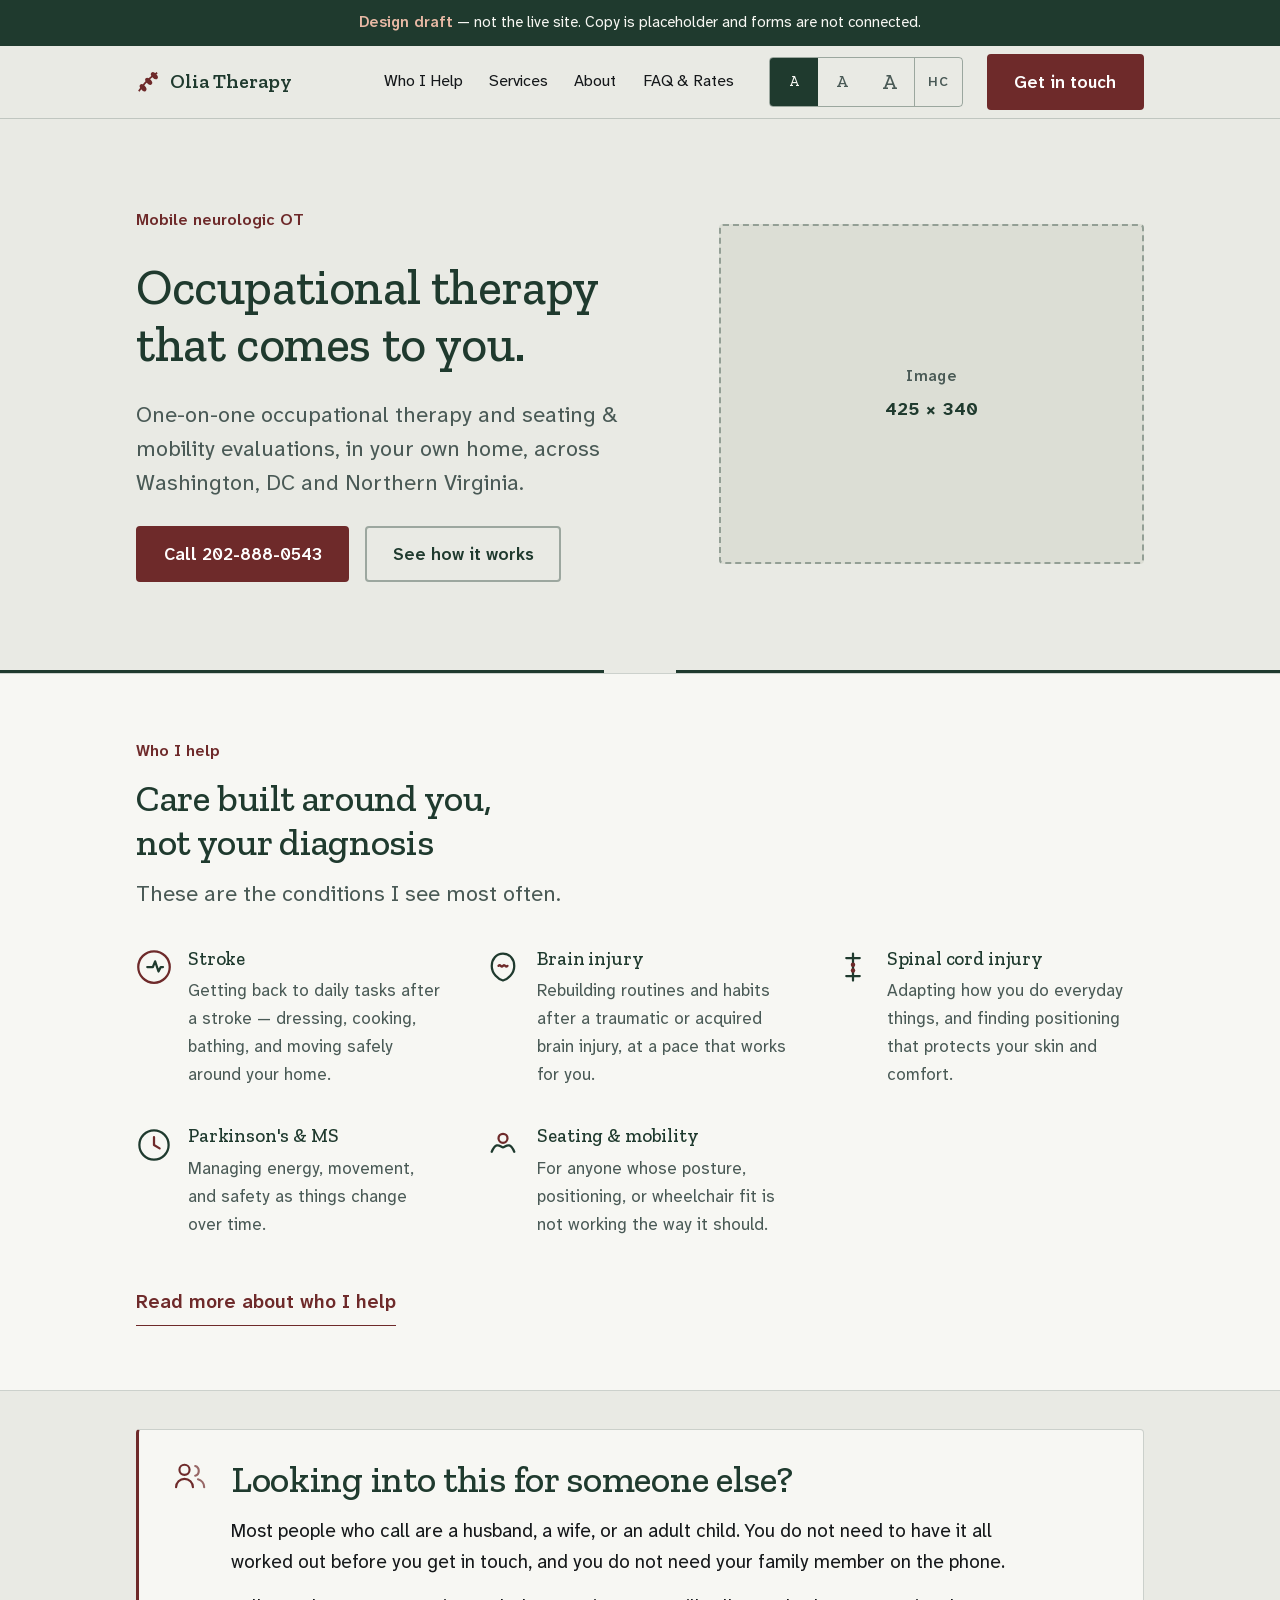
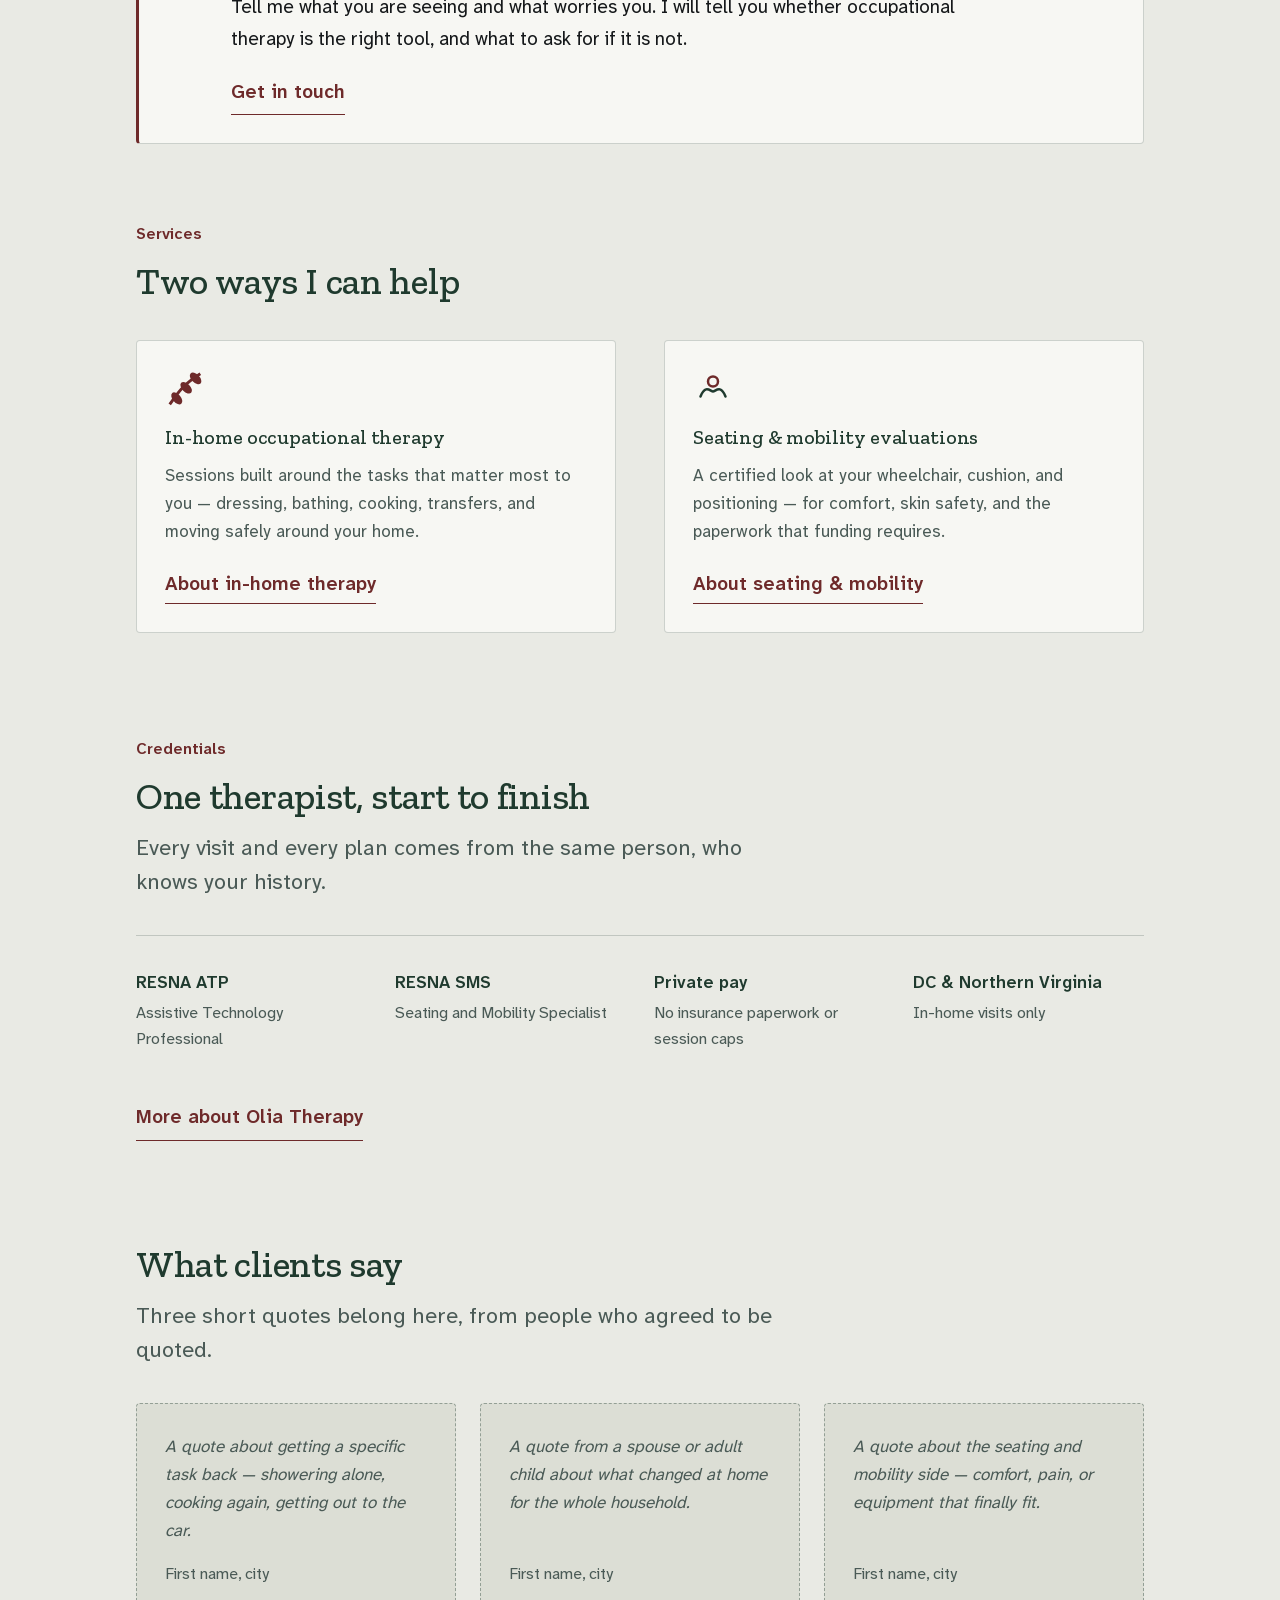
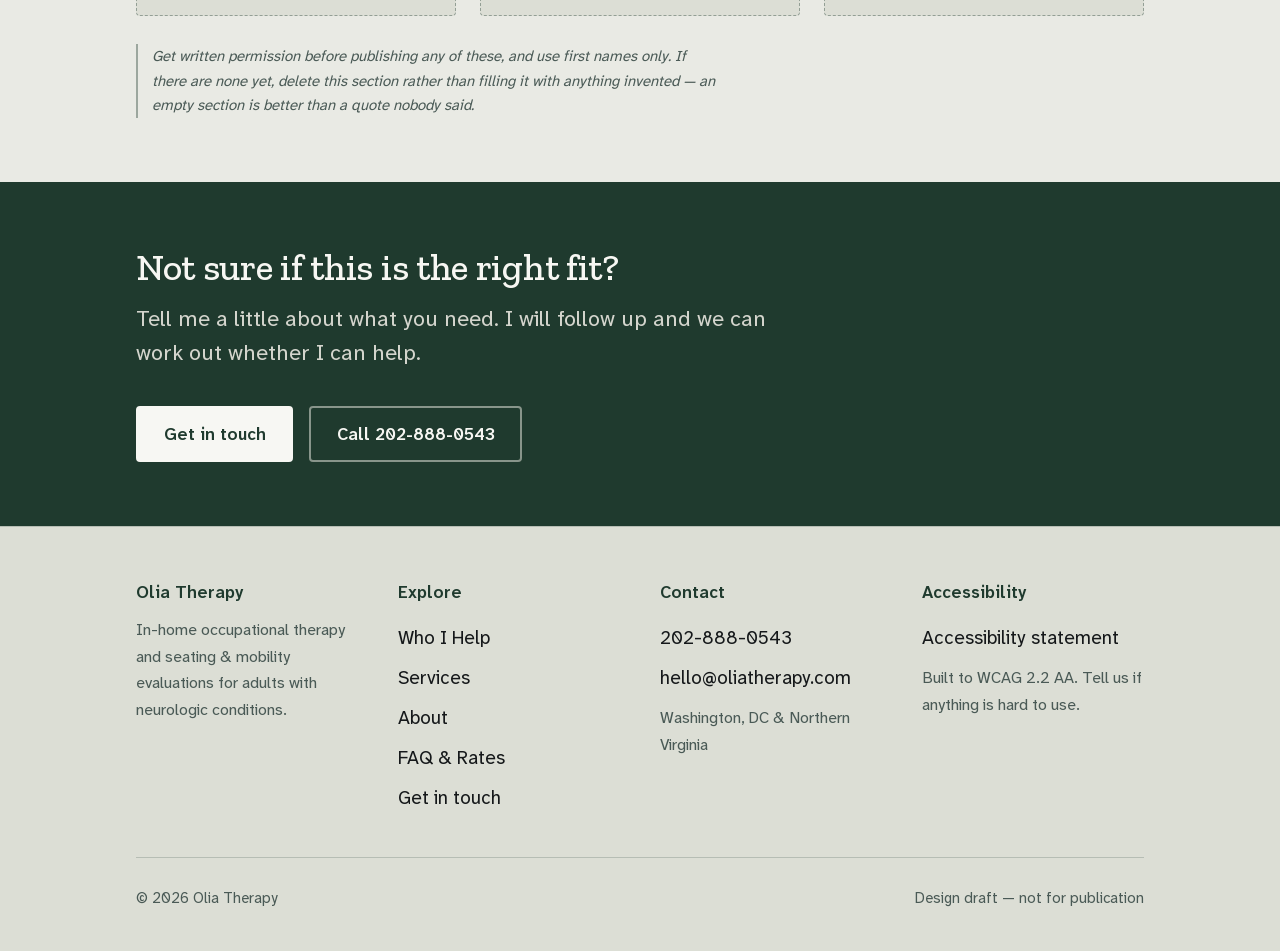
<file: index.html>
<!DOCTYPE html>
<html lang="en">
<head>
<meta charset="UTF-8">
<meta name="viewport" content="width=device-width, initial-scale=1">

<!-- DRAFT ONLY. oliatherapy.com is live; this copy must never be indexed
     alongside it. Do not remove until this becomes the canonical site. -->
<meta name="robots" content="noindex, nofollow, noarchive, nosnippet">

<title>In-home occupational therapy in DC & Northern Virginia | Olia Therapy</title>
<link rel="stylesheet" href="assets/css/site.css">
<link rel="preload" href="assets/fonts/atkinson-var-latin.woff2" as="font" type="font/woff2" crossorigin>
<link rel="preload" href="assets/fonts/zillaslab-500-latin.woff2" as="font" type="font/woff2" crossorigin>
<script>
/* Apply saved reading preferences before first paint to avoid a flash. */
(function(){try{var p=JSON.parse(localStorage.getItem('olia-reader-prefs'))||{};
if(p.textsize&&p.textsize!=='normal')document.documentElement.setAttribute('data-textsize',p.textsize);
if(p.contrast==='high')document.documentElement.setAttribute('data-contrast','high');}catch(e){}})();
</script>
</head>
<body>

<a class="skip" href="#main">Skip to main content</a>

<svg class="visually-hidden" aria-hidden="true" focusable="false" xmlns="http://www.w3.org/2000/svg">
  <symbol id="i-branch" viewBox="0 0 34 34" fill="none"><path d="M4 30 C 10 22, 14 14, 30 4" stroke="var(--accent)" stroke-width="2.5"/><ellipse cx="10" cy="25" rx="3.5" ry="6" transform="rotate(-40 10 25)" fill="var(--accent)"/><ellipse cx="18" cy="16" rx="3.5" ry="6" transform="rotate(-45 18 16)" fill="var(--accent)"/><ellipse cx="26" cy="8" rx="3.5" ry="6" transform="rotate(-45 26 8)" fill="var(--accent)"/></symbol>
  <symbol id="i-phone" viewBox="0 0 24 24"><path d="M6.5 3h3l1.5 4-2 1.5a12 12 0 0 0 6.5 6.5L17 13l4 1.5v3a2.5 2.5 0 0 1-2.8 2.5C10.4 19.3 4.7 13.6 4 5.8A2.5 2.5 0 0 1 6.5 3Z" fill="none" stroke="currentColor" stroke-width="1.9" stroke-linejoin="round"/></symbol>
  <symbol id="i-mail" viewBox="0 0 24 24"><rect x="2.75" y="5" width="18.5" height="14" rx="2" fill="none" stroke="currentColor" stroke-width="1.9"/><path d="m3.5 6.5 8.5 6.5 8.5-6.5" fill="none" stroke="currentColor" stroke-width="1.9" stroke-linecap="round" stroke-linejoin="round"/></symbol>
  <symbol id="i-menu" viewBox="0 0 24 24"><path d="M4 7h16M4 12h16M4 17h16" fill="none" stroke="currentColor" stroke-width="2" stroke-linecap="round"/></symbol>
  <symbol id="i-close" viewBox="0 0 24 24"><path d="m6 6 12 12M18 6 6 18" fill="none" stroke="currentColor" stroke-width="2" stroke-linecap="round"/></symbol>
  <symbol id="i-arrow" viewBox="0 0 24 24"><path d="M4 12h15m0 0-5.5-5.5M19 12l-5.5 5.5" fill="none" stroke="currentColor" stroke-width="2" stroke-linecap="round" stroke-linejoin="round"/></symbol>
  <symbol id="i-chevron" viewBox="0 0 24 24"><path d="m6 9.5 6 6 6-6" fill="none" stroke="currentColor" stroke-width="2" stroke-linecap="round" stroke-linejoin="round"/></symbol>
  <symbol id="i-info" viewBox="0 0 24 24"><circle cx="12" cy="12" r="9.25" fill="none" stroke="currentColor" stroke-width="1.9"/><path d="M12 11v5.5M12 7.6v.9" stroke="currentColor" stroke-width="2" stroke-linecap="round"/></symbol>
  <symbol id="i-people" viewBox="0 0 32 32"><circle cx="12" cy="10.5" r="4.5" fill="none" stroke="currentColor" stroke-width="1.9"/><path d="M4.5 26c0-4.1 3.4-7.5 7.5-7.5s7.5 3.4 7.5 7.5" fill="none" stroke="currentColor" stroke-width="1.9" stroke-linecap="round"/><path d="M21.5 7.2a4.5 4.5 0 0 1 0 8.6M24 18.9c3.1.9 5.5 3.8 5.5 7.1" fill="none" stroke="currentColor" stroke-width="1.9" stroke-linecap="round" opacity=".7"/></symbol>
  <symbol id="i-stroke" viewBox="0 0 32 32" fill="none"><circle cx="16" cy="16" r="14" stroke="var(--accent)" stroke-width="2"/><path d="M10 16h5l2-5 3 9 2-4h2" stroke="var(--deep)" stroke-width="2" stroke-linecap="round" stroke-linejoin="round"/></symbol>
  <symbol id="i-brain" viewBox="0 0 32 32" fill="none"><path d="M16 4 C 22 4 26 9 26 15 C 26 22 20 27 16 28 C 12 27 6 22 6 15 C 6 9 10 4 16 4Z" stroke="var(--deep)" stroke-width="2"/><path d="M12 15 C 14 13 14 17 16 15 C 18 13 18 17 20 15" stroke="var(--accent)" stroke-width="2" stroke-linecap="round"/></symbol>
  <symbol id="i-spine" viewBox="0 0 32 32" fill="none"><path d="M16 4v24M10 8h12M10 24h12" stroke="var(--deep)" stroke-width="2" stroke-linecap="round"/><circle cx="16" cy="14" r="2" fill="var(--accent)"/><circle cx="16" cy="19" r="2" fill="var(--accent)"/></symbol>
  <symbol id="i-progressive" viewBox="0 0 32 32" fill="none"><circle cx="16" cy="16" r="13" stroke="var(--deep)" stroke-width="2"/><path d="M16 9v7l5 3" stroke="var(--accent)" stroke-width="2" stroke-linecap="round" stroke-linejoin="round"/></symbol>
  <symbol id="i-seating" viewBox="0 0 32 32" fill="none"><path d="M6 22c4-10 8-4 10-4s6-6 10 4" stroke="var(--deep)" stroke-width="2" stroke-linecap="round" stroke-linejoin="round"/><circle cx="16" cy="10" r="4" stroke="var(--accent)" stroke-width="2"/></symbol>
</svg>

<aside class="draft-banner" aria-label="Draft notice">
  <strong>Design draft</strong> &mdash; not the live site. Copy is placeholder and forms are not connected.
</aside>

<header class="site-header">
  <div class="header-inner">
    <a class="brand" href="index.html">
      <svg aria-hidden="true" focusable="false" style="color:var(--accent)"><use href="#i-branch"/></svg>
      Olia Therapy
    </a>

    <nav class="nav-links" aria-label="Main">
      <a href="conditions.html">Who I Help</a>
      <a href="services.html">Services</a>
      <a href="about.html">About</a>
      <a href="faq.html">FAQ &amp; Rates</a>
    </nav>

    <div class="reader-controls">
        <span class="visually-hidden" id="rc-desktop-label">Reading options</span>
        <div class="rc-group" role="group" aria-labelledby="rc-desktop-label">
          <button type="button" class="rc-btn s1" data-set-textsize="normal" aria-pressed="true"><span aria-hidden="true">A</span><span class="visually-hidden">Standard text size</span></button>
          <button type="button" class="rc-btn s2" data-set-textsize="large" aria-pressed="false"><span aria-hidden="true">A</span><span class="visually-hidden">Large text size</span></button>
          <button type="button" class="rc-btn s3" data-set-textsize="xlarge" aria-pressed="false"><span aria-hidden="true">A</span><span class="visually-hidden">Extra large text size</span></button>
          <button type="button" class="rc-btn contrast" data-toggle-contrast aria-pressed="false">HC<span class="visually-hidden"> — high contrast mode</span></button>
        </div>
      </div>

    <a class="btn btn-primary" href="contact.html">Get in touch</a>

    <button type="button" class="menu-toggle" data-menu-open aria-expanded="false" aria-controls="mobile-menu">
      <svg aria-hidden="true" focusable="false"><use href="#i-menu"/></svg>
      Menu
    </button>
  </div>
</header>

<div class="mobile-menu" id="mobile-menu" hidden>
  <div class="mm-head">
    <span class="brand" aria-hidden="true">
      <svg focusable="false" style="color:var(--accent)"><use href="#i-branch"/></svg>
      Olia Therapy
    </span>
    <button type="button" class="mm-close" data-menu-close>
      <svg aria-hidden="true" focusable="false"><use href="#i-close"/></svg>
      <span class="visually-hidden">Close menu</span>
    </button>
  </div>
  <nav class="mm-links" aria-label="Main">
    <a href="conditions.html">Who I Help</a>
    <a href="services.html">Services</a>
    <a href="about.html">About</a>
    <a href="faq.html">FAQ &amp; Rates</a>
    <a href="contact.html">Get in touch</a>
  </nav>
  <div class="mm-foot">
    <div class="reader-controls">
        <span class="visually-hidden" id="rc-mobile-label">Reading options</span>
        <div class="rc-group" role="group" aria-labelledby="rc-mobile-label">
          <button type="button" class="rc-btn s1" data-set-textsize="normal" aria-pressed="true"><span aria-hidden="true">A</span><span class="visually-hidden">Standard text size</span></button>
          <button type="button" class="rc-btn s2" data-set-textsize="large" aria-pressed="false"><span aria-hidden="true">A</span><span class="visually-hidden">Large text size</span></button>
          <button type="button" class="rc-btn s3" data-set-textsize="xlarge" aria-pressed="false"><span aria-hidden="true">A</span><span class="visually-hidden">Extra large text size</span></button>
          <button type="button" class="rc-btn contrast" data-toggle-contrast aria-pressed="false">HC<span class="visually-hidden"> — high contrast mode</span></button>
        </div>
      </div>
    <a class="btn btn-primary" href="tel:+12028880543">Call 202-888-0543</a>
  </div>
</div>

<main id="main">

  <section class="hero">
    <div class="wrap">
      <div class="hero-grid">
        <div class="hero-copy">
          <p class="eyebrow">Mobile neurologic OT</p>
          <h1>Occupational therapy that comes to you.</h1>
          <p class="lede">One-on-one occupational therapy and seating &amp; mobility evaluations, in your own home, across Washington, DC and Northern Virginia.</p>
          <div class="btn-row">
            <a class="btn btn-primary" href="tel:+12028880543">Call 202-888-0543</a>
            <a class="btn btn-secondary" href="services.html">See how it works</a>
          </div>
        </div>
        <div class="img-placeholder hero" data-ratio data-ph>
        <span class="ph-label">Image</span>
        <span class="ph-dims" data-ph-dims>&mdash;</span>
      </div>
      </div>
    </div>
  </section>

  <hr class="threshold">

  <section class="band-surface">
    <div class="wrap">
      <div class="section-head">
        <p class="eyebrow">Who I help</p>
        <h2>Care built around you, not your diagnosis</h2>
        <p class="lede">These are the conditions I see most often.</p>
      </div>
      <div class="condition-list">
        <div class="condition">
          <svg aria-hidden="true" focusable="false" style="color:var(--accent)"><use href="#i-stroke"/></svg>
          <div>
            <h3>Stroke</h3>
            <p>Getting back to daily tasks after a stroke — dressing, cooking, bathing, and moving safely around your home.</p>
          </div>
        </div>
        <div class="condition">
          <svg aria-hidden="true" focusable="false" style="color:var(--accent)"><use href="#i-brain"/></svg>
          <div>
            <h3>Brain injury</h3>
            <p>Rebuilding routines and habits after a traumatic or acquired brain injury, at a pace that works for you.</p>
          </div>
        </div>
        <div class="condition">
          <svg aria-hidden="true" focusable="false" style="color:var(--accent)"><use href="#i-spine"/></svg>
          <div>
            <h3>Spinal cord injury</h3>
            <p>Adapting how you do everyday things, and finding positioning that protects your skin and comfort.</p>
          </div>
        </div>
        <div class="condition">
          <svg aria-hidden="true" focusable="false" style="color:var(--accent)"><use href="#i-progressive"/></svg>
          <div>
            <h3>Parkinson's &amp; MS</h3>
            <p>Managing energy, movement, and safety as things change over time.</p>
          </div>
        </div>
        <div class="condition">
          <svg aria-hidden="true" focusable="false" style="color:var(--accent)"><use href="#i-seating"/></svg>
          <div>
            <h3>Seating &amp; mobility</h3>
            <p>For anyone whose posture, positioning, or wheelchair fit is not working the way it should.</p>
          </div>
        </div>
      </div>
      <p style="margin-top:2.5rem">
        <a class="link-more" href="conditions.html">Read more about who I help</a>
      </p>
    </div>
  </section>

  <section class="section-tight">
    <div class="wrap">

      <div class="caregiver">
        <svg aria-hidden="true" focusable="false"><use href="#i-people"/></svg>
        <div class="stack-s">
          <h2>Looking into this for someone else?</h2>
          <p>Most people who call are a husband, a wife, or an adult child. You do not need to have it all worked out before you get in touch, and you do not need your family member on the phone.</p>
          <p>Tell me what you are seeing and what worries you. I will tell you whether occupational therapy is the right tool, and what to ask for if it is not.</p>
          <a class="link-more" href="contact.html">Get in touch</a>
        </div>
      </div>
    </div>
  </section>

  <section>
    <div class="wrap">
      <div class="section-head">
        <p class="eyebrow">Services</p>
        <h2>Two ways I can help</h2>
      </div>
      <div class="grid-2">
        <div class="card">
          <svg class="card-icon" aria-hidden="true" focusable="false" style="color:var(--accent)"><use href="#i-branch"/></svg>
          <h3>In-home occupational therapy</h3>
          <p>Sessions built around the tasks that matter most to you — dressing, bathing, cooking, transfers, and moving safely around your home.</p>
          <a class="link-more" href="services.html#in-home">About in-home therapy</a>
        </div>
        <div class="card">
          <svg class="card-icon" aria-hidden="true" focusable="false" style="color:var(--accent)"><use href="#i-seating"/></svg>
          <h3>Seating &amp; mobility evaluations</h3>
          <p>A certified look at your wheelchair, cushion, and positioning — for comfort, skin safety, and the paperwork that funding requires.</p>
          <a class="link-more" href="services.html#seating">About seating &amp; mobility</a>
        </div>
      </div>
    </div>
  </section>



  <section>
    <div class="wrap">
      <div class="section-head">
        <p class="eyebrow">Credentials</p>
        <h2>One therapist, start to finish</h2>
        <p class="lede">Every visit and every plan comes from the same person, who knows your history.</p>
      </div>

      <div class="credentials">
        <div class="credential">
          <p class="credential-name">RESNA ATP</p>
          <p>Assistive Technology Professional</p>
        </div>
        <div class="credential">
          <p class="credential-name">RESNA SMS</p>
          <p>Seating and Mobility Specialist</p>
        </div>
        <div class="credential">
          <p class="credential-name">Private pay</p>
          <p>No insurance paperwork or session caps</p>
        </div>
        <div class="credential">
          <p class="credential-name">DC &amp; Northern Virginia</p>
          <p>In-home visits only</p>
        </div>
      </div>
      <p style="margin-top:2.5rem">
        <a class="link-more" href="about.html">More about Olia Therapy</a>
      </p>
    </div>
  </section>

  <section>
    <div class="wrap">
      <div class="section-head">
        <h2>What clients say</h2>
        <p class="lede">Three short quotes belong here, from people who agreed to be quoted.</p>
      </div>
      <div class="quote-grid">
        <div class="quote quote-empty">
          <p class="quote-body">A quote about getting a specific task back &mdash; showering alone, cooking again, getting out to the car.</p>
          <p class="quote-attrib">First name, city</p>
        </div>
        <div class="quote quote-empty">
          <p class="quote-body">A quote from a spouse or adult child about what changed at home for the whole household.</p>
          <p class="quote-attrib">First name, city</p>
        </div>
        <div class="quote quote-empty">
          <p class="quote-body">A quote about the seating and mobility side &mdash; comfort, pain, or equipment that finally fit.</p>
          <p class="quote-attrib">First name, city</p>
        </div>
      </div>
      <p class="draft-note" style="margin-top:1.75rem">Get written permission before publishing any of these, and use first names only. If there are none yet, delete this section rather than filling it with anything invented &mdash; an empty section is better than a quote nobody said.</p>
    </div>
  </section>

  <section class="band-deep">
    <div class="wrap">
      <div class="section-head">
        <h2>Not sure if this is the right fit?</h2>
        <p class="lede">Tell me a little about what you need. I will follow up and we can work out whether I can help.</p>
      </div>
      <div class="btn-row">
        <a class="btn btn-on-deep" href="contact.html">Get in touch</a>
        <a class="btn" style="border-color:rgba(242,239,232,.5);color:var(--on-deep)" href="tel:+12028880543">Call 202-888-0543</a>
      </div>
    </div>
  </section>
</main>

<footer class="site-footer">
  <div class="wrap">
    <div class="footer-grid">
      <div>
        <h2>Olia Therapy</h2>
        <p style="color:var(--mid);font-size:1rem">In-home occupational therapy and seating &amp; mobility evaluations for adults with neurologic conditions.</p>
      </div>
      <div>
        <h2>Explore</h2>
        <ul class="footer-links">
          <li><a href="conditions.html">Who I Help</a></li>
          <li><a href="services.html">Services</a></li>
          <li><a href="about.html">About</a></li>
          <li><a href="faq.html">FAQ &amp; Rates</a></li>
          <li><a href="contact.html">Get in touch</a></li>
        </ul>
      </div>
      <div>
        <h2>Contact</h2>
        <ul class="footer-links">
          <li><a href="tel:+12028880543">202-888-0543</a></li>
          <li><a href="mailto:hello@oliatherapy.com">hello@oliatherapy.com</a></li>
        </ul>
        <p style="color:var(--mid);font-size:1rem;margin-top:.5rem">Washington, DC &amp; Northern Virginia</p>
      </div>
      <div>
        <h2>Accessibility</h2>
        <ul class="footer-links">
          <li><a href="accessibility.html">Accessibility statement</a></li>
        </ul>
        <p style="color:var(--mid);font-size:1rem;margin-top:.5rem">Built to WCAG 2.2 AA. Tell us if anything is hard to use.</p>
      </div>
    </div>
    <div class="footer-bottom">
      <span>&copy; 2026 Olia Therapy</span>
      <span>Design draft &mdash; not for publication</span>
    </div>
  </div>
</footer>

<nav class="call-bar" aria-label="Quick contact">
  <a href="tel:+12028880543"><svg aria-hidden="true" focusable="false"><use href="#i-phone"/></svg>Call</a>
  <a href="mailto:hello@oliatherapy.com"><svg aria-hidden="true" focusable="false"><use href="#i-mail"/></svg>Email</a>
</nav>

<script src="assets/js/site.js"></script>

</body>
</html>
</file>
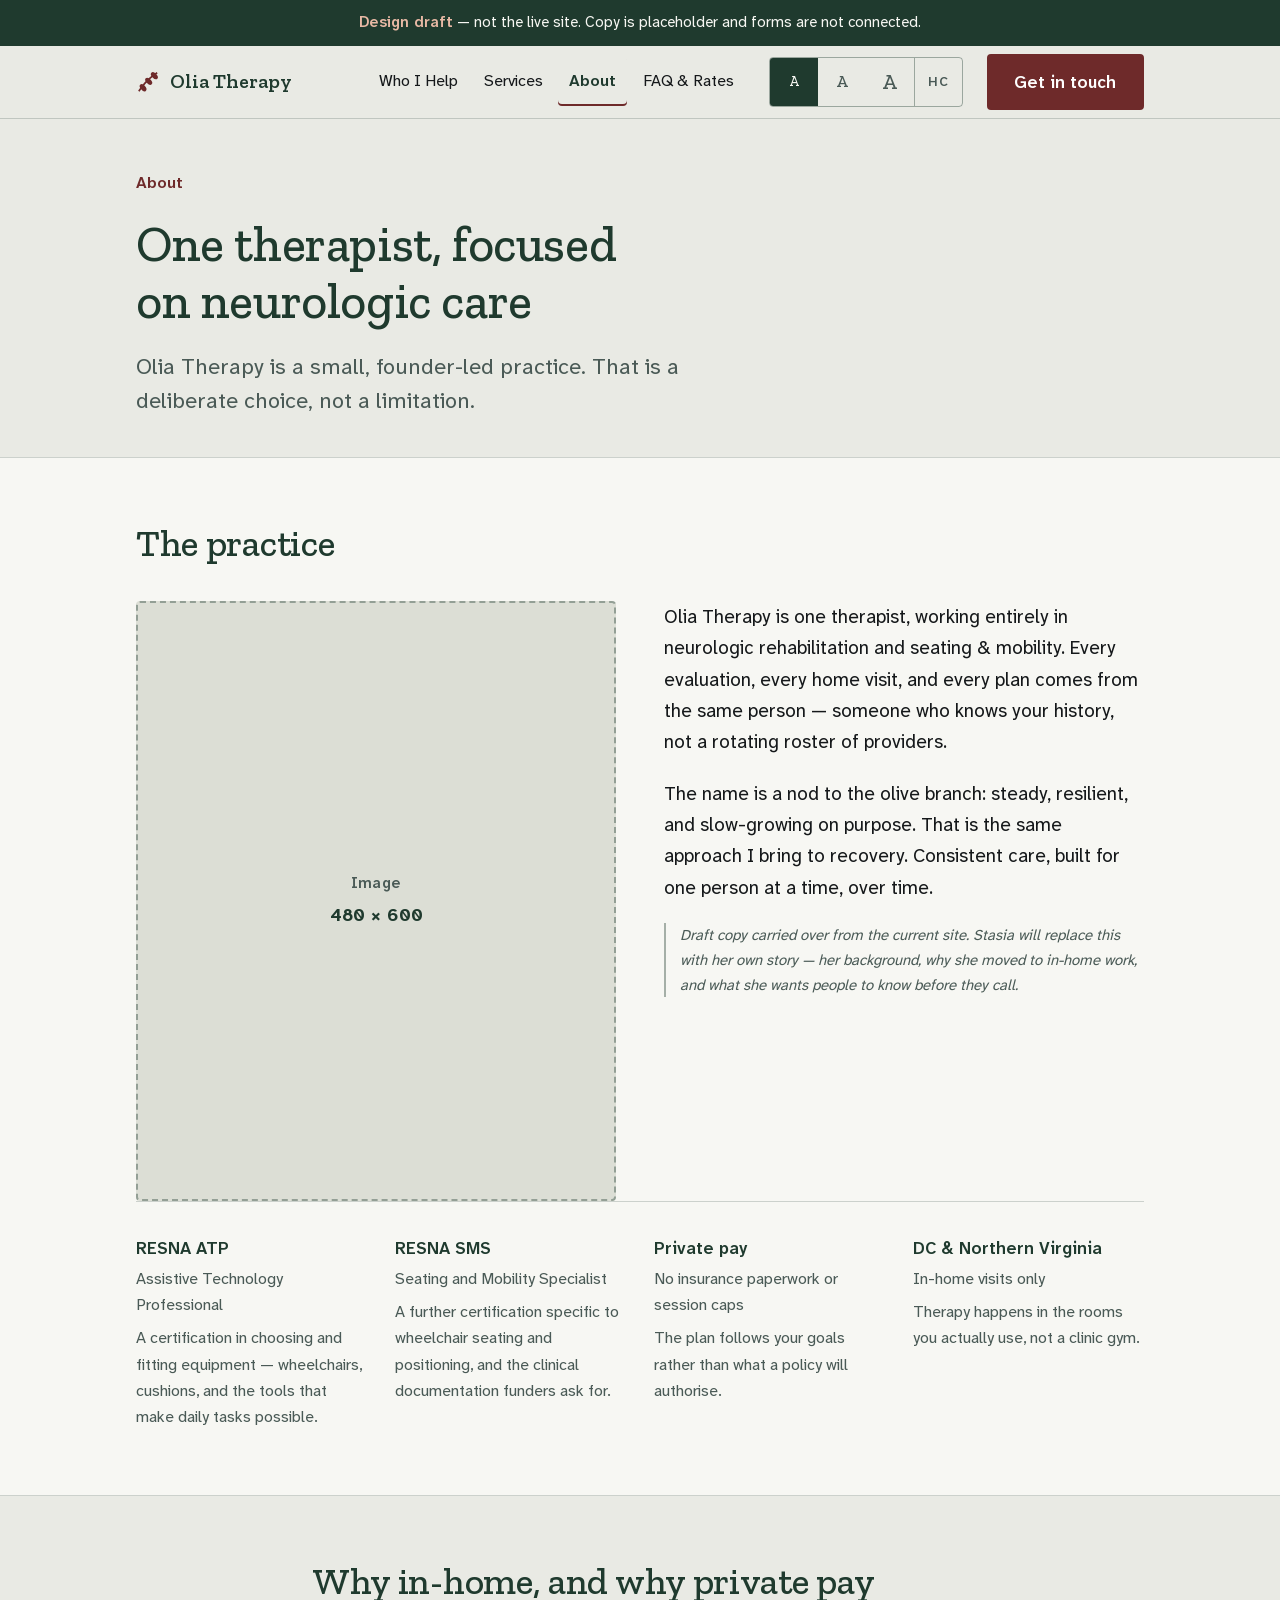
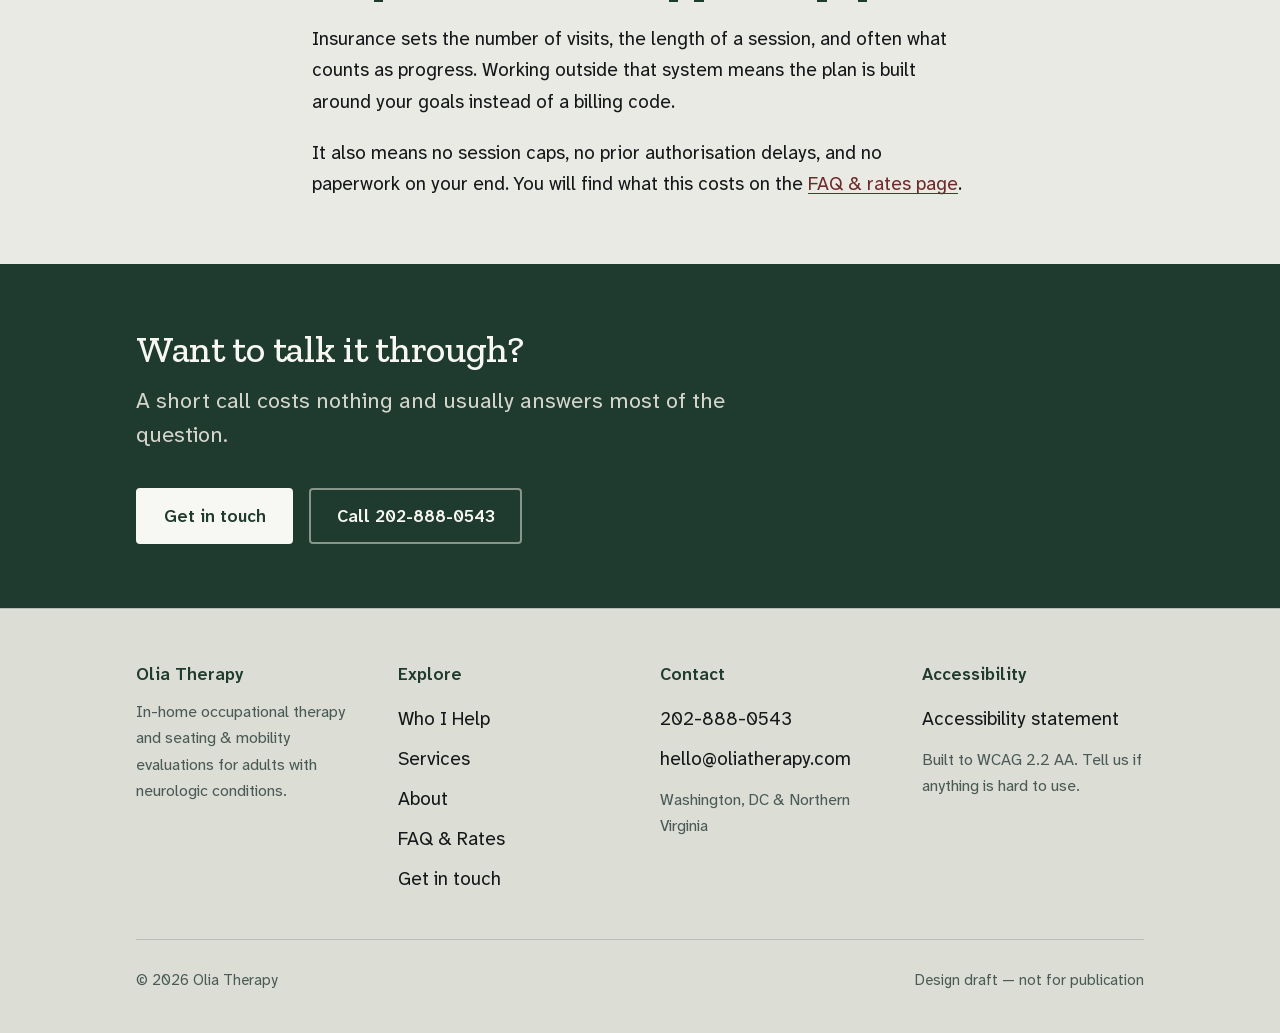
<file: about.html>
<!DOCTYPE html>
<html lang="en">
<head>
<meta charset="UTF-8">
<meta name="viewport" content="width=device-width, initial-scale=1">

<!-- DRAFT ONLY. oliatherapy.com is live; this copy must never be indexed
     alongside it. Do not remove until this becomes the canonical site. -->
<meta name="robots" content="noindex, nofollow, noarchive, nosnippet">

<title>About | Olia Therapy</title>
<link rel="stylesheet" href="assets/css/site.css">
<link rel="preload" href="assets/fonts/atkinson-var-latin.woff2" as="font" type="font/woff2" crossorigin>
<link rel="preload" href="assets/fonts/zillaslab-500-latin.woff2" as="font" type="font/woff2" crossorigin>
<script>
/* Apply saved reading preferences before first paint to avoid a flash. */
(function(){try{var p=JSON.parse(localStorage.getItem('olia-reader-prefs'))||{};
if(p.textsize&&p.textsize!=='normal')document.documentElement.setAttribute('data-textsize',p.textsize);
if(p.contrast==='high')document.documentElement.setAttribute('data-contrast','high');}catch(e){}})();
</script>
</head>
<body>

<a class="skip" href="#main">Skip to main content</a>

<svg class="visually-hidden" aria-hidden="true" focusable="false" xmlns="http://www.w3.org/2000/svg">
  <symbol id="i-branch" viewBox="0 0 34 34" fill="none"><path d="M4 30 C 10 22, 14 14, 30 4" stroke="var(--accent)" stroke-width="2.5"/><ellipse cx="10" cy="25" rx="3.5" ry="6" transform="rotate(-40 10 25)" fill="var(--accent)"/><ellipse cx="18" cy="16" rx="3.5" ry="6" transform="rotate(-45 18 16)" fill="var(--accent)"/><ellipse cx="26" cy="8" rx="3.5" ry="6" transform="rotate(-45 26 8)" fill="var(--accent)"/></symbol>
  <symbol id="i-phone" viewBox="0 0 24 24"><path d="M6.5 3h3l1.5 4-2 1.5a12 12 0 0 0 6.5 6.5L17 13l4 1.5v3a2.5 2.5 0 0 1-2.8 2.5C10.4 19.3 4.7 13.6 4 5.8A2.5 2.5 0 0 1 6.5 3Z" fill="none" stroke="currentColor" stroke-width="1.9" stroke-linejoin="round"/></symbol>
  <symbol id="i-mail" viewBox="0 0 24 24"><rect x="2.75" y="5" width="18.5" height="14" rx="2" fill="none" stroke="currentColor" stroke-width="1.9"/><path d="m3.5 6.5 8.5 6.5 8.5-6.5" fill="none" stroke="currentColor" stroke-width="1.9" stroke-linecap="round" stroke-linejoin="round"/></symbol>
  <symbol id="i-menu" viewBox="0 0 24 24"><path d="M4 7h16M4 12h16M4 17h16" fill="none" stroke="currentColor" stroke-width="2" stroke-linecap="round"/></symbol>
  <symbol id="i-close" viewBox="0 0 24 24"><path d="m6 6 12 12M18 6 6 18" fill="none" stroke="currentColor" stroke-width="2" stroke-linecap="round"/></symbol>
  <symbol id="i-arrow" viewBox="0 0 24 24"><path d="M4 12h15m0 0-5.5-5.5M19 12l-5.5 5.5" fill="none" stroke="currentColor" stroke-width="2" stroke-linecap="round" stroke-linejoin="round"/></symbol>
  <symbol id="i-chevron" viewBox="0 0 24 24"><path d="m6 9.5 6 6 6-6" fill="none" stroke="currentColor" stroke-width="2" stroke-linecap="round" stroke-linejoin="round"/></symbol>
  <symbol id="i-info" viewBox="0 0 24 24"><circle cx="12" cy="12" r="9.25" fill="none" stroke="currentColor" stroke-width="1.9"/><path d="M12 11v5.5M12 7.6v.9" stroke="currentColor" stroke-width="2" stroke-linecap="round"/></symbol>
  <symbol id="i-people" viewBox="0 0 32 32"><circle cx="12" cy="10.5" r="4.5" fill="none" stroke="currentColor" stroke-width="1.9"/><path d="M4.5 26c0-4.1 3.4-7.5 7.5-7.5s7.5 3.4 7.5 7.5" fill="none" stroke="currentColor" stroke-width="1.9" stroke-linecap="round"/><path d="M21.5 7.2a4.5 4.5 0 0 1 0 8.6M24 18.9c3.1.9 5.5 3.8 5.5 7.1" fill="none" stroke="currentColor" stroke-width="1.9" stroke-linecap="round" opacity=".7"/></symbol>
  <symbol id="i-stroke" viewBox="0 0 32 32" fill="none"><circle cx="16" cy="16" r="14" stroke="var(--accent)" stroke-width="2"/><path d="M10 16h5l2-5 3 9 2-4h2" stroke="var(--deep)" stroke-width="2" stroke-linecap="round" stroke-linejoin="round"/></symbol>
  <symbol id="i-brain" viewBox="0 0 32 32" fill="none"><path d="M16 4 C 22 4 26 9 26 15 C 26 22 20 27 16 28 C 12 27 6 22 6 15 C 6 9 10 4 16 4Z" stroke="var(--deep)" stroke-width="2"/><path d="M12 15 C 14 13 14 17 16 15 C 18 13 18 17 20 15" stroke="var(--accent)" stroke-width="2" stroke-linecap="round"/></symbol>
  <symbol id="i-spine" viewBox="0 0 32 32" fill="none"><path d="M16 4v24M10 8h12M10 24h12" stroke="var(--deep)" stroke-width="2" stroke-linecap="round"/><circle cx="16" cy="14" r="2" fill="var(--accent)"/><circle cx="16" cy="19" r="2" fill="var(--accent)"/></symbol>
  <symbol id="i-progressive" viewBox="0 0 32 32" fill="none"><circle cx="16" cy="16" r="13" stroke="var(--deep)" stroke-width="2"/><path d="M16 9v7l5 3" stroke="var(--accent)" stroke-width="2" stroke-linecap="round" stroke-linejoin="round"/></symbol>
  <symbol id="i-seating" viewBox="0 0 32 32" fill="none"><path d="M6 22c4-10 8-4 10-4s6-6 10 4" stroke="var(--deep)" stroke-width="2" stroke-linecap="round" stroke-linejoin="round"/><circle cx="16" cy="10" r="4" stroke="var(--accent)" stroke-width="2"/></symbol>
</svg>

<aside class="draft-banner" aria-label="Draft notice">
  <strong>Design draft</strong> &mdash; not the live site. Copy is placeholder and forms are not connected.
</aside>

<header class="site-header">
  <div class="header-inner">
    <a class="brand" href="index.html">
      <svg aria-hidden="true" focusable="false" style="color:var(--accent)"><use href="#i-branch"/></svg>
      Olia Therapy
    </a>

    <nav class="nav-links" aria-label="Main">
      <a href="conditions.html">Who I Help</a>
      <a href="services.html">Services</a>
      <a href="about.html">About</a>
      <a href="faq.html">FAQ &amp; Rates</a>
    </nav>

    <div class="reader-controls">
        <span class="visually-hidden" id="rc-desktop-label">Reading options</span>
        <div class="rc-group" role="group" aria-labelledby="rc-desktop-label">
          <button type="button" class="rc-btn s1" data-set-textsize="normal" aria-pressed="true"><span aria-hidden="true">A</span><span class="visually-hidden">Standard text size</span></button>
          <button type="button" class="rc-btn s2" data-set-textsize="large" aria-pressed="false"><span aria-hidden="true">A</span><span class="visually-hidden">Large text size</span></button>
          <button type="button" class="rc-btn s3" data-set-textsize="xlarge" aria-pressed="false"><span aria-hidden="true">A</span><span class="visually-hidden">Extra large text size</span></button>
          <button type="button" class="rc-btn contrast" data-toggle-contrast aria-pressed="false">HC<span class="visually-hidden"> — high contrast mode</span></button>
        </div>
      </div>

    <a class="btn btn-primary" href="contact.html">Get in touch</a>

    <button type="button" class="menu-toggle" data-menu-open aria-expanded="false" aria-controls="mobile-menu">
      <svg aria-hidden="true" focusable="false"><use href="#i-menu"/></svg>
      Menu
    </button>
  </div>
</header>

<div class="mobile-menu" id="mobile-menu" hidden>
  <div class="mm-head">
    <span class="brand" aria-hidden="true">
      <svg focusable="false" style="color:var(--accent)"><use href="#i-branch"/></svg>
      Olia Therapy
    </span>
    <button type="button" class="mm-close" data-menu-close>
      <svg aria-hidden="true" focusable="false"><use href="#i-close"/></svg>
      <span class="visually-hidden">Close menu</span>
    </button>
  </div>
  <nav class="mm-links" aria-label="Main">
    <a href="conditions.html">Who I Help</a>
    <a href="services.html">Services</a>
    <a href="about.html">About</a>
    <a href="faq.html">FAQ &amp; Rates</a>
    <a href="contact.html">Get in touch</a>
  </nav>
  <div class="mm-foot">
    <div class="reader-controls">
        <span class="visually-hidden" id="rc-mobile-label">Reading options</span>
        <div class="rc-group" role="group" aria-labelledby="rc-mobile-label">
          <button type="button" class="rc-btn s1" data-set-textsize="normal" aria-pressed="true"><span aria-hidden="true">A</span><span class="visually-hidden">Standard text size</span></button>
          <button type="button" class="rc-btn s2" data-set-textsize="large" aria-pressed="false"><span aria-hidden="true">A</span><span class="visually-hidden">Large text size</span></button>
          <button type="button" class="rc-btn s3" data-set-textsize="xlarge" aria-pressed="false"><span aria-hidden="true">A</span><span class="visually-hidden">Extra large text size</span></button>
          <button type="button" class="rc-btn contrast" data-toggle-contrast aria-pressed="false">HC<span class="visually-hidden"> — high contrast mode</span></button>
        </div>
      </div>
    <a class="btn btn-primary" href="tel:+12028880543">Call 202-888-0543</a>
  </div>
</div>

<main id="main">

  <section class="page-head">
    <div class="wrap">
      <div class="stack" style="max-width:52rem">
        <p class="eyebrow">About</p>
        <h1>One therapist, focused on neurologic care</h1>
        <p class="lede">Olia Therapy is a small, founder-led practice. That is a deliberate choice, not a limitation.</p>
      </div>
    </div>
  </section>

  <section class="band-surface">
    <div class="wrap">
      <div class="section-head">
        <h2>The practice</h2>
      </div>
      <div class="grid-2" style="align-items:start">
        <div class="img-placeholder portrait" data-ratio data-ph>
          <span class="ph-label">Image</span>
          <span class="ph-dims" data-ph-dims>&mdash;</span>
        </div>
        <div class="stack">
          <p>Olia Therapy is one therapist, working entirely in neurologic rehabilitation and seating &amp; mobility. Every evaluation, every home visit, and every plan comes from the same person — someone who knows your history, not a rotating roster of providers.</p>
          <p>The name is a nod to the olive branch: steady, resilient, and slow-growing on purpose. That is the same approach I bring to recovery. Consistent care, built for one person at a time, over time.</p>
          <p class="draft-note">Draft copy carried over from the current site. Stasia will replace this with her own story — her background, why she moved to in-home work, and what she wants people to know before they call.</p>
        </div>
      </div>


      <div class="credentials">
        <div class="credential">
          <p class="credential-name">RESNA ATP</p>
          <p>Assistive Technology Professional</p>
          <p class="credential-what">A certification in choosing and fitting equipment &mdash; wheelchairs, cushions, and the tools that make daily tasks possible.</p>
        </div>
        <div class="credential">
          <p class="credential-name">RESNA SMS</p>
          <p>Seating and Mobility Specialist</p>
          <p class="credential-what">A further certification specific to wheelchair seating and positioning, and the clinical documentation funders ask for.</p>
        </div>
        <div class="credential">
          <p class="credential-name">Private pay</p>
          <p>No insurance paperwork or session caps</p>
          <p class="credential-what">The plan follows your goals rather than what a policy will authorise.</p>
        </div>
        <div class="credential">
          <p class="credential-name">DC &amp; Northern Virginia</p>
          <p>In-home visits only</p>
          <p class="credential-what">Therapy happens in the rooms you actually use, not a clinic gym.</p>
        </div>
      </div>
    </div>
  </section>

  <section>
    <div class="wrap wrap-narrow">
      <div class="stack">
        <h2>Why in-home, and why private pay</h2>
        <p>Insurance sets the number of visits, the length of a session, and often what counts as progress. Working outside that system means the plan is built around your goals instead of a billing code.</p>
        <p>It also means no session caps, no prior authorisation delays, and no paperwork on your end. You will find what this costs on the <a href="faq.html">FAQ &amp; rates page</a>.</p>
      </div>
    </div>
  </section>


  <section class="band-deep">
    <div class="wrap">
      <div class="section-head">
        <h2>Want to talk it through?</h2>
        <p class="lede">A short call costs nothing and usually answers most of the question.</p>
      </div>
      <div class="btn-row">
        <a class="btn btn-on-deep" href="contact.html">Get in touch</a>
        <a class="btn" style="border-color:rgba(242,239,232,.5);color:var(--on-deep)" href="tel:+12028880543">Call 202-888-0543</a>
      </div>
    </div>
  </section>
</main>

<footer class="site-footer">
  <div class="wrap">
    <div class="footer-grid">
      <div>
        <h2>Olia Therapy</h2>
        <p style="color:var(--mid);font-size:1rem">In-home occupational therapy and seating &amp; mobility evaluations for adults with neurologic conditions.</p>
      </div>
      <div>
        <h2>Explore</h2>
        <ul class="footer-links">
          <li><a href="conditions.html">Who I Help</a></li>
          <li><a href="services.html">Services</a></li>
          <li><a href="about.html">About</a></li>
          <li><a href="faq.html">FAQ &amp; Rates</a></li>
          <li><a href="contact.html">Get in touch</a></li>
        </ul>
      </div>
      <div>
        <h2>Contact</h2>
        <ul class="footer-links">
          <li><a href="tel:+12028880543">202-888-0543</a></li>
          <li><a href="mailto:hello@oliatherapy.com">hello@oliatherapy.com</a></li>
        </ul>
        <p style="color:var(--mid);font-size:1rem;margin-top:.5rem">Washington, DC &amp; Northern Virginia</p>
      </div>
      <div>
        <h2>Accessibility</h2>
        <ul class="footer-links">
          <li><a href="accessibility.html">Accessibility statement</a></li>
        </ul>
        <p style="color:var(--mid);font-size:1rem;margin-top:.5rem">Built to WCAG 2.2 AA. Tell us if anything is hard to use.</p>
      </div>
    </div>
    <div class="footer-bottom">
      <span>&copy; 2026 Olia Therapy</span>
      <span>Design draft &mdash; not for publication</span>
    </div>
  </div>
</footer>

<nav class="call-bar" aria-label="Quick contact">
  <a href="tel:+12028880543"><svg aria-hidden="true" focusable="false"><use href="#i-phone"/></svg>Call</a>
  <a href="mailto:hello@oliatherapy.com"><svg aria-hidden="true" focusable="false"><use href="#i-mail"/></svg>Email</a>
</nav>

<script src="assets/js/site.js"></script>

</body>
</html>
</file>
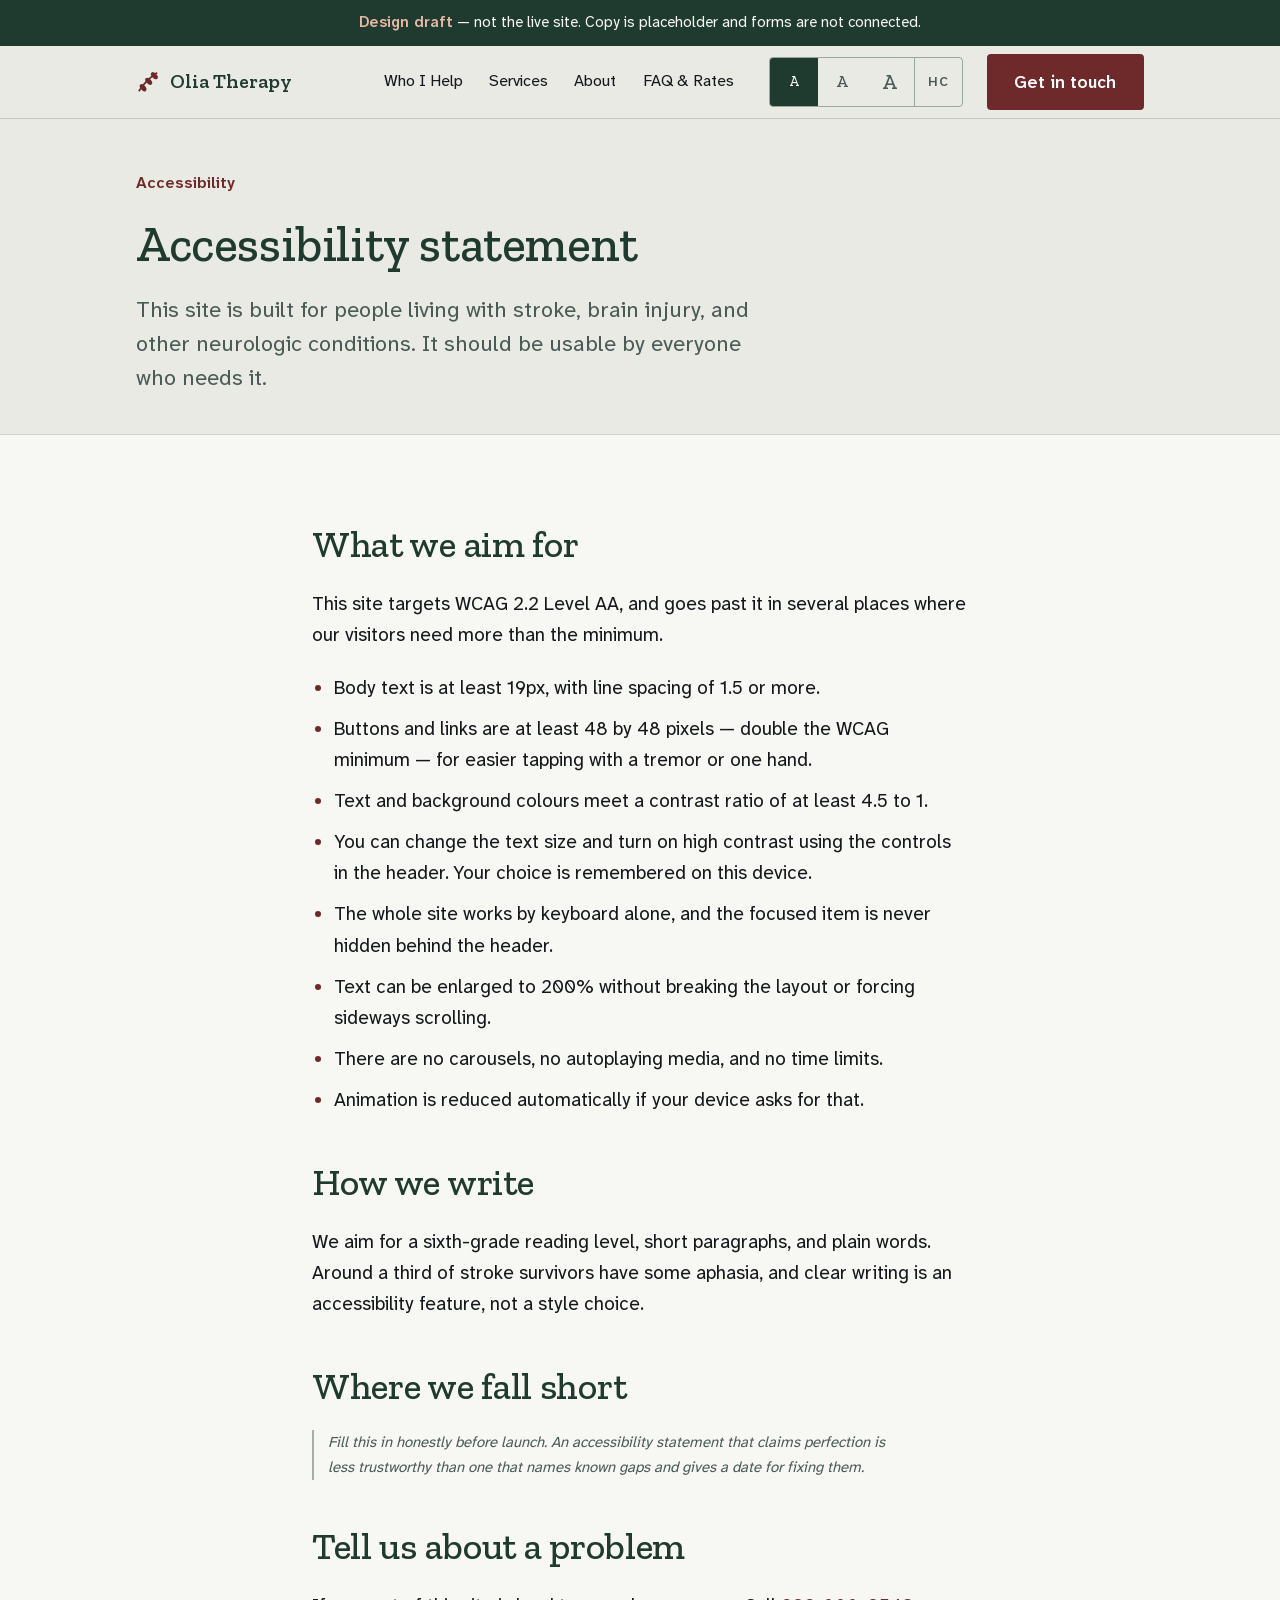
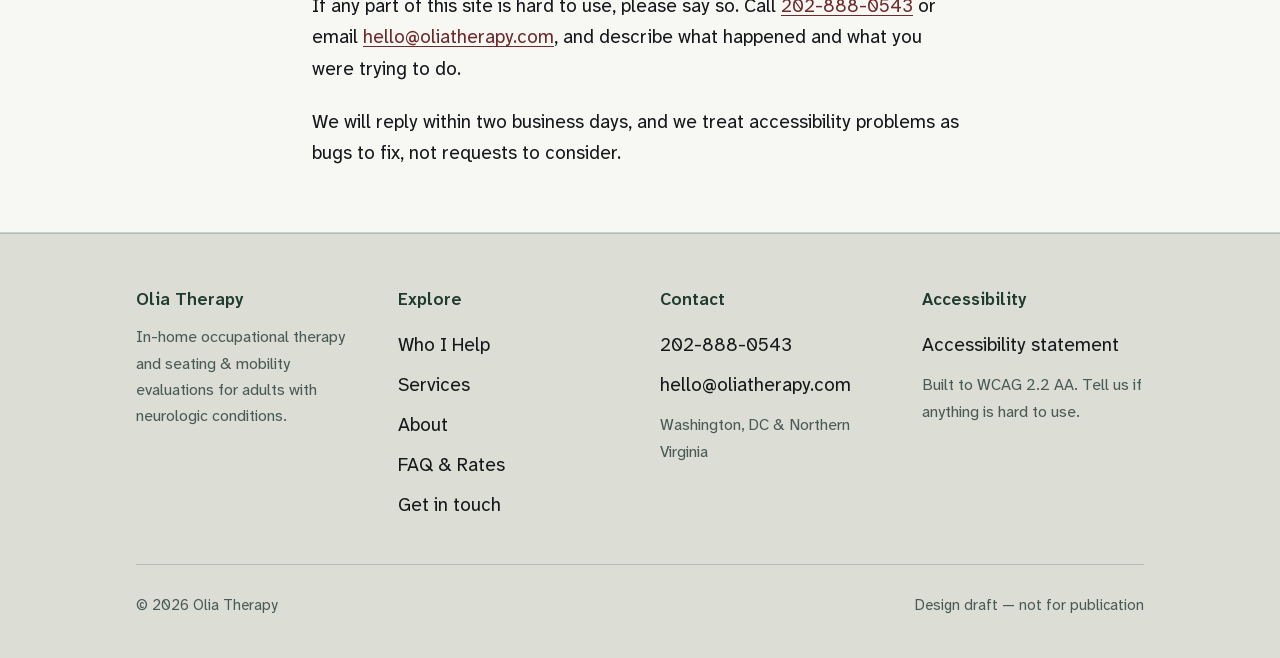
<file: accessibility.html>
<!DOCTYPE html>
<html lang="en">
<head>
<meta charset="UTF-8">
<meta name="viewport" content="width=device-width, initial-scale=1">

<!-- DRAFT ONLY. oliatherapy.com is live; this copy must never be indexed
     alongside it. Do not remove until this becomes the canonical site. -->
<meta name="robots" content="noindex, nofollow, noarchive, nosnippet">

<title>Accessibility | Olia Therapy</title>
<link rel="stylesheet" href="assets/css/site.css">
<link rel="preload" href="assets/fonts/atkinson-var-latin.woff2" as="font" type="font/woff2" crossorigin>
<link rel="preload" href="assets/fonts/zillaslab-500-latin.woff2" as="font" type="font/woff2" crossorigin>
<script>
/* Apply saved reading preferences before first paint to avoid a flash. */
(function(){try{var p=JSON.parse(localStorage.getItem('olia-reader-prefs'))||{};
if(p.textsize&&p.textsize!=='normal')document.documentElement.setAttribute('data-textsize',p.textsize);
if(p.contrast==='high')document.documentElement.setAttribute('data-contrast','high');}catch(e){}})();
</script>
</head>
<body>

<a class="skip" href="#main">Skip to main content</a>

<svg class="visually-hidden" aria-hidden="true" focusable="false" xmlns="http://www.w3.org/2000/svg">
  <symbol id="i-branch" viewBox="0 0 34 34" fill="none"><path d="M4 30 C 10 22, 14 14, 30 4" stroke="var(--accent)" stroke-width="2.5"/><ellipse cx="10" cy="25" rx="3.5" ry="6" transform="rotate(-40 10 25)" fill="var(--accent)"/><ellipse cx="18" cy="16" rx="3.5" ry="6" transform="rotate(-45 18 16)" fill="var(--accent)"/><ellipse cx="26" cy="8" rx="3.5" ry="6" transform="rotate(-45 26 8)" fill="var(--accent)"/></symbol>
  <symbol id="i-phone" viewBox="0 0 24 24"><path d="M6.5 3h3l1.5 4-2 1.5a12 12 0 0 0 6.5 6.5L17 13l4 1.5v3a2.5 2.5 0 0 1-2.8 2.5C10.4 19.3 4.7 13.6 4 5.8A2.5 2.5 0 0 1 6.5 3Z" fill="none" stroke="currentColor" stroke-width="1.9" stroke-linejoin="round"/></symbol>
  <symbol id="i-mail" viewBox="0 0 24 24"><rect x="2.75" y="5" width="18.5" height="14" rx="2" fill="none" stroke="currentColor" stroke-width="1.9"/><path d="m3.5 6.5 8.5 6.5 8.5-6.5" fill="none" stroke="currentColor" stroke-width="1.9" stroke-linecap="round" stroke-linejoin="round"/></symbol>
  <symbol id="i-menu" viewBox="0 0 24 24"><path d="M4 7h16M4 12h16M4 17h16" fill="none" stroke="currentColor" stroke-width="2" stroke-linecap="round"/></symbol>
  <symbol id="i-close" viewBox="0 0 24 24"><path d="m6 6 12 12M18 6 6 18" fill="none" stroke="currentColor" stroke-width="2" stroke-linecap="round"/></symbol>
  <symbol id="i-arrow" viewBox="0 0 24 24"><path d="M4 12h15m0 0-5.5-5.5M19 12l-5.5 5.5" fill="none" stroke="currentColor" stroke-width="2" stroke-linecap="round" stroke-linejoin="round"/></symbol>
  <symbol id="i-chevron" viewBox="0 0 24 24"><path d="m6 9.5 6 6 6-6" fill="none" stroke="currentColor" stroke-width="2" stroke-linecap="round" stroke-linejoin="round"/></symbol>
  <symbol id="i-info" viewBox="0 0 24 24"><circle cx="12" cy="12" r="9.25" fill="none" stroke="currentColor" stroke-width="1.9"/><path d="M12 11v5.5M12 7.6v.9" stroke="currentColor" stroke-width="2" stroke-linecap="round"/></symbol>
  <symbol id="i-people" viewBox="0 0 32 32"><circle cx="12" cy="10.5" r="4.5" fill="none" stroke="currentColor" stroke-width="1.9"/><path d="M4.5 26c0-4.1 3.4-7.5 7.5-7.5s7.5 3.4 7.5 7.5" fill="none" stroke="currentColor" stroke-width="1.9" stroke-linecap="round"/><path d="M21.5 7.2a4.5 4.5 0 0 1 0 8.6M24 18.9c3.1.9 5.5 3.8 5.5 7.1" fill="none" stroke="currentColor" stroke-width="1.9" stroke-linecap="round" opacity=".7"/></symbol>
  <symbol id="i-stroke" viewBox="0 0 32 32" fill="none"><circle cx="16" cy="16" r="14" stroke="var(--accent)" stroke-width="2"/><path d="M10 16h5l2-5 3 9 2-4h2" stroke="var(--deep)" stroke-width="2" stroke-linecap="round" stroke-linejoin="round"/></symbol>
  <symbol id="i-brain" viewBox="0 0 32 32" fill="none"><path d="M16 4 C 22 4 26 9 26 15 C 26 22 20 27 16 28 C 12 27 6 22 6 15 C 6 9 10 4 16 4Z" stroke="var(--deep)" stroke-width="2"/><path d="M12 15 C 14 13 14 17 16 15 C 18 13 18 17 20 15" stroke="var(--accent)" stroke-width="2" stroke-linecap="round"/></symbol>
  <symbol id="i-spine" viewBox="0 0 32 32" fill="none"><path d="M16 4v24M10 8h12M10 24h12" stroke="var(--deep)" stroke-width="2" stroke-linecap="round"/><circle cx="16" cy="14" r="2" fill="var(--accent)"/><circle cx="16" cy="19" r="2" fill="var(--accent)"/></symbol>
  <symbol id="i-progressive" viewBox="0 0 32 32" fill="none"><circle cx="16" cy="16" r="13" stroke="var(--deep)" stroke-width="2"/><path d="M16 9v7l5 3" stroke="var(--accent)" stroke-width="2" stroke-linecap="round" stroke-linejoin="round"/></symbol>
  <symbol id="i-seating" viewBox="0 0 32 32" fill="none"><path d="M6 22c4-10 8-4 10-4s6-6 10 4" stroke="var(--deep)" stroke-width="2" stroke-linecap="round" stroke-linejoin="round"/><circle cx="16" cy="10" r="4" stroke="var(--accent)" stroke-width="2"/></symbol>
</svg>

<aside class="draft-banner" aria-label="Draft notice">
  <strong>Design draft</strong> &mdash; not the live site. Copy is placeholder and forms are not connected.
</aside>

<header class="site-header">
  <div class="header-inner">
    <a class="brand" href="index.html">
      <svg aria-hidden="true" focusable="false" style="color:var(--accent)"><use href="#i-branch"/></svg>
      Olia Therapy
    </a>

    <nav class="nav-links" aria-label="Main">
      <a href="conditions.html">Who I Help</a>
      <a href="services.html">Services</a>
      <a href="about.html">About</a>
      <a href="faq.html">FAQ &amp; Rates</a>
    </nav>

    <div class="reader-controls">
        <span class="visually-hidden" id="rc-desktop-label">Reading options</span>
        <div class="rc-group" role="group" aria-labelledby="rc-desktop-label">
          <button type="button" class="rc-btn s1" data-set-textsize="normal" aria-pressed="true"><span aria-hidden="true">A</span><span class="visually-hidden">Standard text size</span></button>
          <button type="button" class="rc-btn s2" data-set-textsize="large" aria-pressed="false"><span aria-hidden="true">A</span><span class="visually-hidden">Large text size</span></button>
          <button type="button" class="rc-btn s3" data-set-textsize="xlarge" aria-pressed="false"><span aria-hidden="true">A</span><span class="visually-hidden">Extra large text size</span></button>
          <button type="button" class="rc-btn contrast" data-toggle-contrast aria-pressed="false">HC<span class="visually-hidden"> — high contrast mode</span></button>
        </div>
      </div>

    <a class="btn btn-primary" href="contact.html">Get in touch</a>

    <button type="button" class="menu-toggle" data-menu-open aria-expanded="false" aria-controls="mobile-menu">
      <svg aria-hidden="true" focusable="false"><use href="#i-menu"/></svg>
      Menu
    </button>
  </div>
</header>

<div class="mobile-menu" id="mobile-menu" hidden>
  <div class="mm-head">
    <span class="brand" aria-hidden="true">
      <svg focusable="false" style="color:var(--accent)"><use href="#i-branch"/></svg>
      Olia Therapy
    </span>
    <button type="button" class="mm-close" data-menu-close>
      <svg aria-hidden="true" focusable="false"><use href="#i-close"/></svg>
      <span class="visually-hidden">Close menu</span>
    </button>
  </div>
  <nav class="mm-links" aria-label="Main">
    <a href="conditions.html">Who I Help</a>
    <a href="services.html">Services</a>
    <a href="about.html">About</a>
    <a href="faq.html">FAQ &amp; Rates</a>
    <a href="contact.html">Get in touch</a>
  </nav>
  <div class="mm-foot">
    <div class="reader-controls">
        <span class="visually-hidden" id="rc-mobile-label">Reading options</span>
        <div class="rc-group" role="group" aria-labelledby="rc-mobile-label">
          <button type="button" class="rc-btn s1" data-set-textsize="normal" aria-pressed="true"><span aria-hidden="true">A</span><span class="visually-hidden">Standard text size</span></button>
          <button type="button" class="rc-btn s2" data-set-textsize="large" aria-pressed="false"><span aria-hidden="true">A</span><span class="visually-hidden">Large text size</span></button>
          <button type="button" class="rc-btn s3" data-set-textsize="xlarge" aria-pressed="false"><span aria-hidden="true">A</span><span class="visually-hidden">Extra large text size</span></button>
          <button type="button" class="rc-btn contrast" data-toggle-contrast aria-pressed="false">HC<span class="visually-hidden"> — high contrast mode</span></button>
        </div>
      </div>
    <a class="btn btn-primary" href="tel:+12028880543">Call 202-888-0543</a>
  </div>
</div>

<main id="main">

  <section class="page-head">
    <div class="wrap">
      <div class="stack" style="max-width:52rem">
        <p class="eyebrow">Accessibility</p>
        <h1>Accessibility statement</h1>
        <p class="lede">This site is built for people living with stroke, brain injury, and other neurologic conditions. It should be usable by everyone who needs it.</p>
      </div>
    </div>
  </section>

  <section class="band-surface">
    <div class="wrap wrap-narrow">
      <div class="prose">
        <h2>What we aim for</h2>
        <p>This site targets WCAG 2.2 Level AA, and goes past it in several places where our visitors need more than the minimum.</p>
        <ul>
          <li>Body text is at least 19px, with line spacing of 1.5 or more.</li>
          <li>Buttons and links are at least 48 by 48 pixels — double the WCAG minimum — for easier tapping with a tremor or one hand.</li>
          <li>Text and background colours meet a contrast ratio of at least 4.5 to 1.</li>
          <li>You can change the text size and turn on high contrast using the controls in the header. Your choice is remembered on this device.</li>
          <li>The whole site works by keyboard alone, and the focused item is never hidden behind the header.</li>
          <li>Text can be enlarged to 200% without breaking the layout or forcing sideways scrolling.</li>
          <li>There are no carousels, no autoplaying media, and no time limits.</li>
          <li>Animation is reduced automatically if your device asks for that.</li>
        </ul>

        <h2>How we write</h2>
        <p>We aim for a sixth-grade reading level, short paragraphs, and plain words. Around a third of stroke survivors have some aphasia, and clear writing is an accessibility feature, not a style choice.</p>

        <h2>Where we fall short</h2>
        <p class="draft-note">Fill this in honestly before launch. An accessibility statement that claims perfection is less trustworthy than one that names known gaps and gives a date for fixing them.</p>

        <h2>Tell us about a problem</h2>
        <p>If any part of this site is hard to use, please say so. Call <a href="tel:+12028880543">202-888-0543</a> or email <a href="mailto:hello@oliatherapy.com">hello@oliatherapy.com</a>, and describe what happened and what you were trying to do.</p>
        <p>We will reply within two business days, and we treat accessibility problems as bugs to fix, not requests to consider.</p>
      </div>
    </div>
  </section>
</main>

<footer class="site-footer">
  <div class="wrap">
    <div class="footer-grid">
      <div>
        <h2>Olia Therapy</h2>
        <p style="color:var(--mid);font-size:1rem">In-home occupational therapy and seating &amp; mobility evaluations for adults with neurologic conditions.</p>
      </div>
      <div>
        <h2>Explore</h2>
        <ul class="footer-links">
          <li><a href="conditions.html">Who I Help</a></li>
          <li><a href="services.html">Services</a></li>
          <li><a href="about.html">About</a></li>
          <li><a href="faq.html">FAQ &amp; Rates</a></li>
          <li><a href="contact.html">Get in touch</a></li>
        </ul>
      </div>
      <div>
        <h2>Contact</h2>
        <ul class="footer-links">
          <li><a href="tel:+12028880543">202-888-0543</a></li>
          <li><a href="mailto:hello@oliatherapy.com">hello@oliatherapy.com</a></li>
        </ul>
        <p style="color:var(--mid);font-size:1rem;margin-top:.5rem">Washington, DC &amp; Northern Virginia</p>
      </div>
      <div>
        <h2>Accessibility</h2>
        <ul class="footer-links">
          <li><a href="accessibility.html">Accessibility statement</a></li>
        </ul>
        <p style="color:var(--mid);font-size:1rem;margin-top:.5rem">Built to WCAG 2.2 AA. Tell us if anything is hard to use.</p>
      </div>
    </div>
    <div class="footer-bottom">
      <span>&copy; 2026 Olia Therapy</span>
      <span>Design draft &mdash; not for publication</span>
    </div>
  </div>
</footer>

<nav class="call-bar" aria-label="Quick contact">
  <a href="tel:+12028880543"><svg aria-hidden="true" focusable="false"><use href="#i-phone"/></svg>Call</a>
  <a href="mailto:hello@oliatherapy.com"><svg aria-hidden="true" focusable="false"><use href="#i-mail"/></svg>Email</a>
</nav>

<script src="assets/js/site.js"></script>

</body>
</html>
</file>
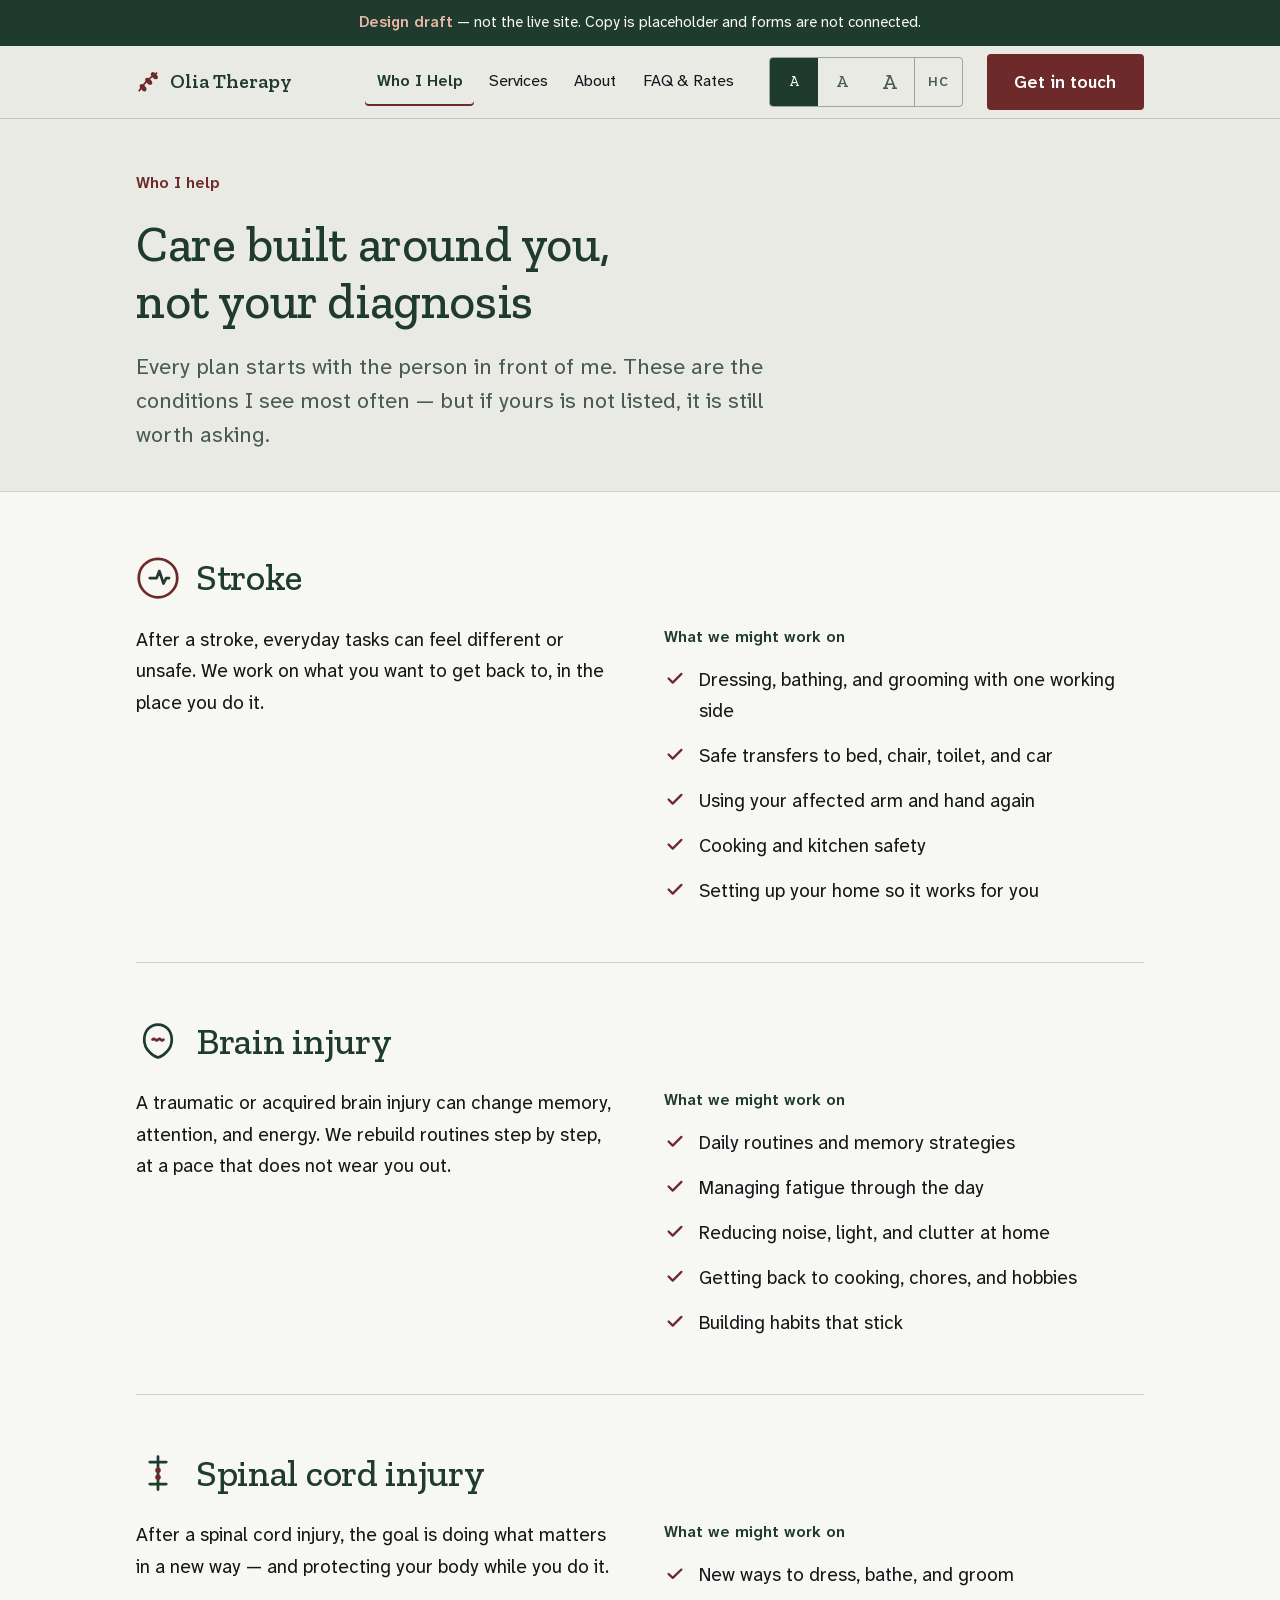
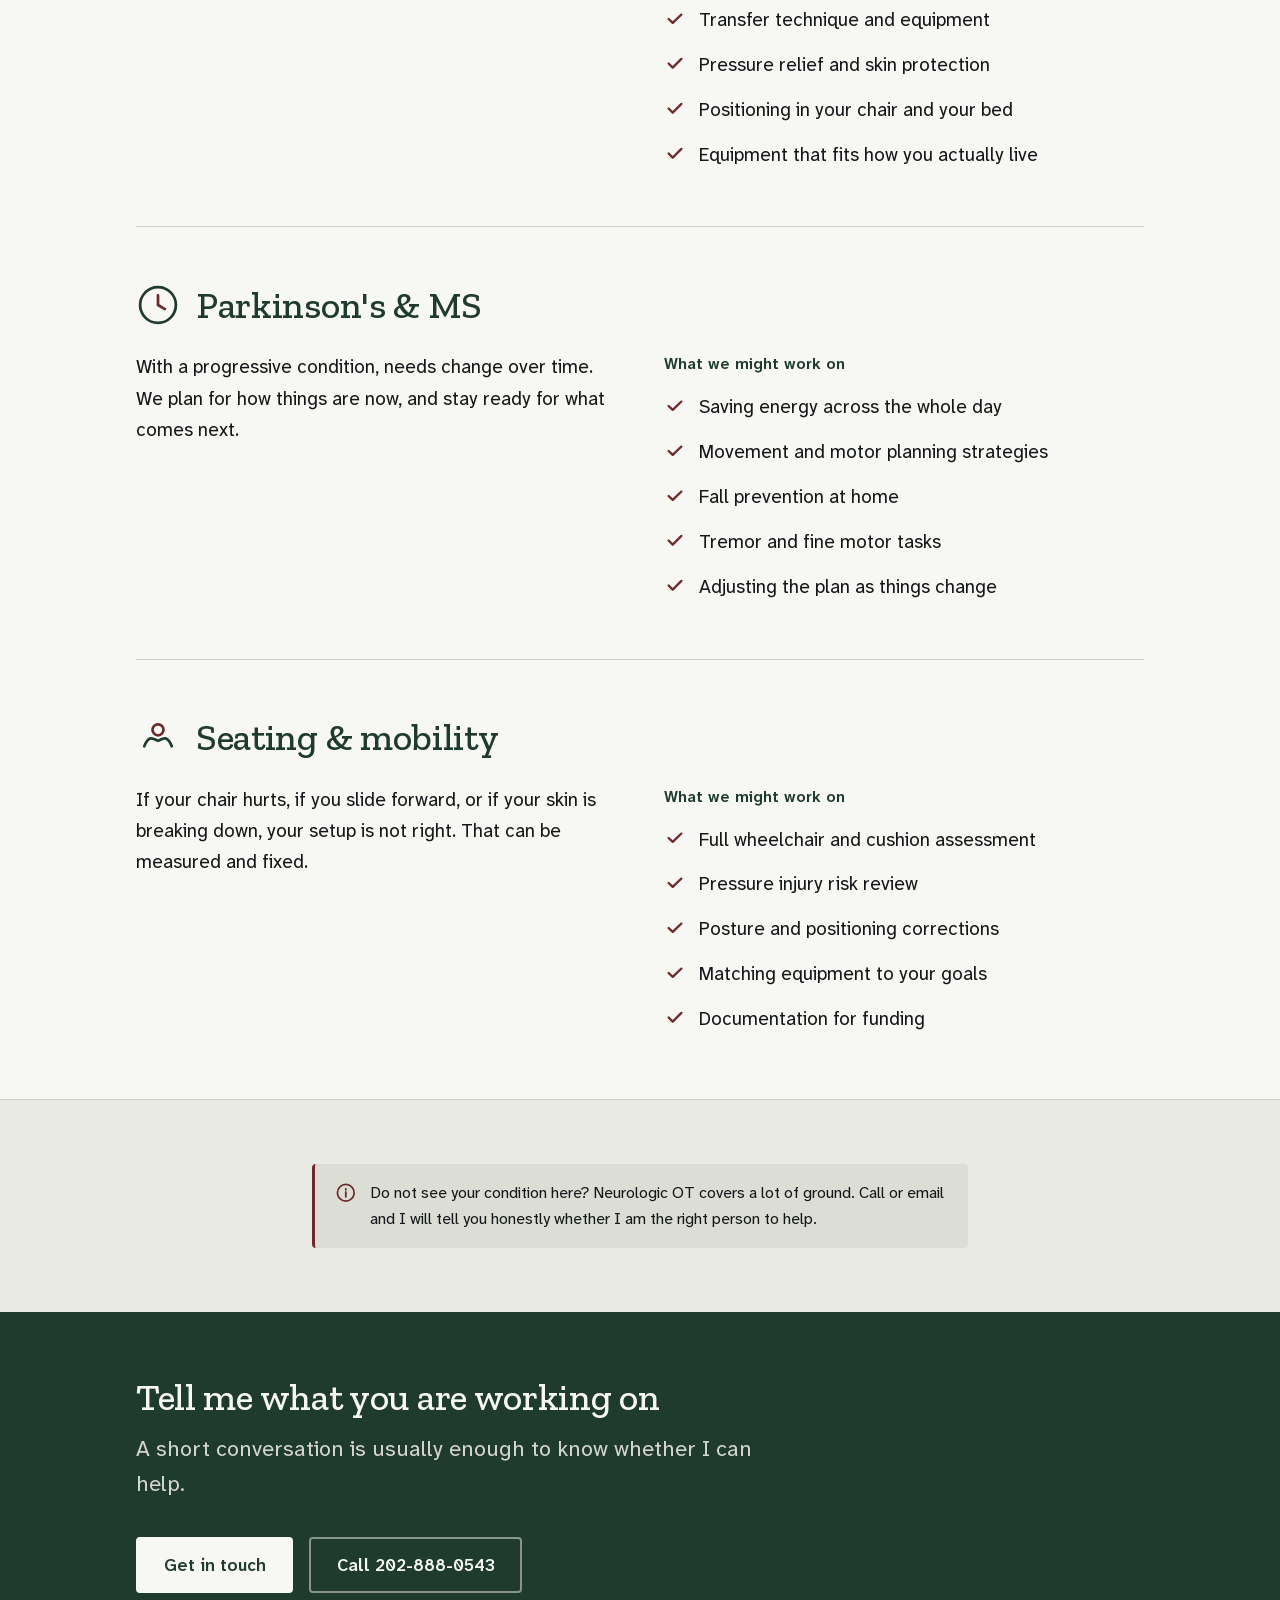
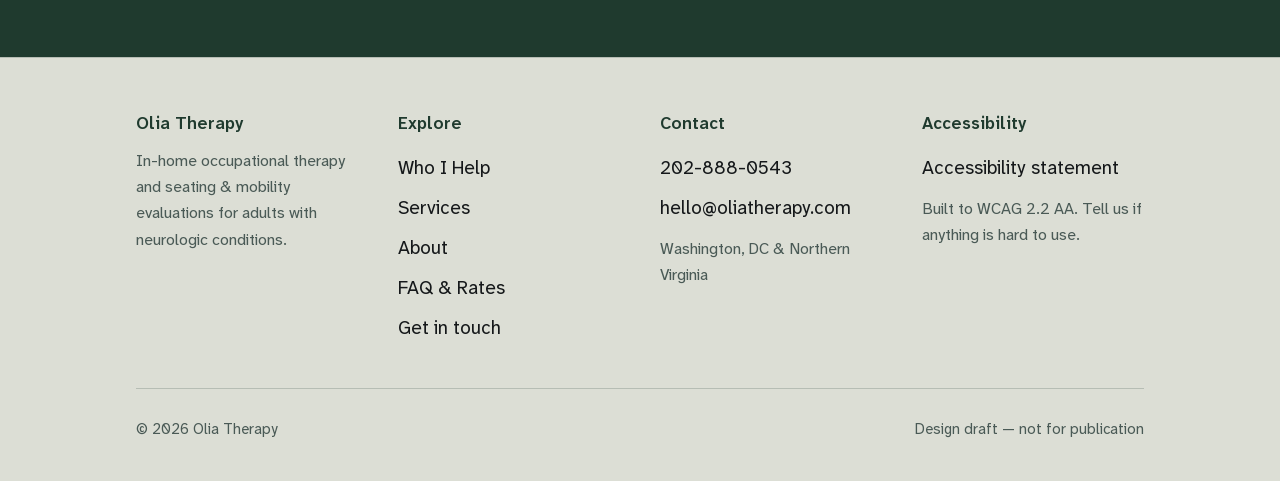
<file: conditions.html>
<!DOCTYPE html>
<html lang="en">
<head>
<meta charset="UTF-8">
<meta name="viewport" content="width=device-width, initial-scale=1">

<!-- DRAFT ONLY. oliatherapy.com is live; this copy must never be indexed
     alongside it. Do not remove until this becomes the canonical site. -->
<meta name="robots" content="noindex, nofollow, noarchive, nosnippet">

<title>Who I help | Olia Therapy</title>
<link rel="stylesheet" href="assets/css/site.css">
<link rel="preload" href="assets/fonts/atkinson-var-latin.woff2" as="font" type="font/woff2" crossorigin>
<link rel="preload" href="assets/fonts/zillaslab-500-latin.woff2" as="font" type="font/woff2" crossorigin>
<script>
/* Apply saved reading preferences before first paint to avoid a flash. */
(function(){try{var p=JSON.parse(localStorage.getItem('olia-reader-prefs'))||{};
if(p.textsize&&p.textsize!=='normal')document.documentElement.setAttribute('data-textsize',p.textsize);
if(p.contrast==='high')document.documentElement.setAttribute('data-contrast','high');}catch(e){}})();
</script>
</head>
<body>

<a class="skip" href="#main">Skip to main content</a>

<svg class="visually-hidden" aria-hidden="true" focusable="false" xmlns="http://www.w3.org/2000/svg">
  <symbol id="i-branch" viewBox="0 0 34 34" fill="none"><path d="M4 30 C 10 22, 14 14, 30 4" stroke="var(--accent)" stroke-width="2.5"/><ellipse cx="10" cy="25" rx="3.5" ry="6" transform="rotate(-40 10 25)" fill="var(--accent)"/><ellipse cx="18" cy="16" rx="3.5" ry="6" transform="rotate(-45 18 16)" fill="var(--accent)"/><ellipse cx="26" cy="8" rx="3.5" ry="6" transform="rotate(-45 26 8)" fill="var(--accent)"/></symbol>
  <symbol id="i-phone" viewBox="0 0 24 24"><path d="M6.5 3h3l1.5 4-2 1.5a12 12 0 0 0 6.5 6.5L17 13l4 1.5v3a2.5 2.5 0 0 1-2.8 2.5C10.4 19.3 4.7 13.6 4 5.8A2.5 2.5 0 0 1 6.5 3Z" fill="none" stroke="currentColor" stroke-width="1.9" stroke-linejoin="round"/></symbol>
  <symbol id="i-mail" viewBox="0 0 24 24"><rect x="2.75" y="5" width="18.5" height="14" rx="2" fill="none" stroke="currentColor" stroke-width="1.9"/><path d="m3.5 6.5 8.5 6.5 8.5-6.5" fill="none" stroke="currentColor" stroke-width="1.9" stroke-linecap="round" stroke-linejoin="round"/></symbol>
  <symbol id="i-menu" viewBox="0 0 24 24"><path d="M4 7h16M4 12h16M4 17h16" fill="none" stroke="currentColor" stroke-width="2" stroke-linecap="round"/></symbol>
  <symbol id="i-close" viewBox="0 0 24 24"><path d="m6 6 12 12M18 6 6 18" fill="none" stroke="currentColor" stroke-width="2" stroke-linecap="round"/></symbol>
  <symbol id="i-arrow" viewBox="0 0 24 24"><path d="M4 12h15m0 0-5.5-5.5M19 12l-5.5 5.5" fill="none" stroke="currentColor" stroke-width="2" stroke-linecap="round" stroke-linejoin="round"/></symbol>
  <symbol id="i-chevron" viewBox="0 0 24 24"><path d="m6 9.5 6 6 6-6" fill="none" stroke="currentColor" stroke-width="2" stroke-linecap="round" stroke-linejoin="round"/></symbol>
  <symbol id="i-info" viewBox="0 0 24 24"><circle cx="12" cy="12" r="9.25" fill="none" stroke="currentColor" stroke-width="1.9"/><path d="M12 11v5.5M12 7.6v.9" stroke="currentColor" stroke-width="2" stroke-linecap="round"/></symbol>
  <symbol id="i-people" viewBox="0 0 32 32"><circle cx="12" cy="10.5" r="4.5" fill="none" stroke="currentColor" stroke-width="1.9"/><path d="M4.5 26c0-4.1 3.4-7.5 7.5-7.5s7.5 3.4 7.5 7.5" fill="none" stroke="currentColor" stroke-width="1.9" stroke-linecap="round"/><path d="M21.5 7.2a4.5 4.5 0 0 1 0 8.6M24 18.9c3.1.9 5.5 3.8 5.5 7.1" fill="none" stroke="currentColor" stroke-width="1.9" stroke-linecap="round" opacity=".7"/></symbol>
  <symbol id="i-stroke" viewBox="0 0 32 32" fill="none"><circle cx="16" cy="16" r="14" stroke="var(--accent)" stroke-width="2"/><path d="M10 16h5l2-5 3 9 2-4h2" stroke="var(--deep)" stroke-width="2" stroke-linecap="round" stroke-linejoin="round"/></symbol>
  <symbol id="i-brain" viewBox="0 0 32 32" fill="none"><path d="M16 4 C 22 4 26 9 26 15 C 26 22 20 27 16 28 C 12 27 6 22 6 15 C 6 9 10 4 16 4Z" stroke="var(--deep)" stroke-width="2"/><path d="M12 15 C 14 13 14 17 16 15 C 18 13 18 17 20 15" stroke="var(--accent)" stroke-width="2" stroke-linecap="round"/></symbol>
  <symbol id="i-spine" viewBox="0 0 32 32" fill="none"><path d="M16 4v24M10 8h12M10 24h12" stroke="var(--deep)" stroke-width="2" stroke-linecap="round"/><circle cx="16" cy="14" r="2" fill="var(--accent)"/><circle cx="16" cy="19" r="2" fill="var(--accent)"/></symbol>
  <symbol id="i-progressive" viewBox="0 0 32 32" fill="none"><circle cx="16" cy="16" r="13" stroke="var(--deep)" stroke-width="2"/><path d="M16 9v7l5 3" stroke="var(--accent)" stroke-width="2" stroke-linecap="round" stroke-linejoin="round"/></symbol>
  <symbol id="i-seating" viewBox="0 0 32 32" fill="none"><path d="M6 22c4-10 8-4 10-4s6-6 10 4" stroke="var(--deep)" stroke-width="2" stroke-linecap="round" stroke-linejoin="round"/><circle cx="16" cy="10" r="4" stroke="var(--accent)" stroke-width="2"/></symbol>
</svg>

<aside class="draft-banner" aria-label="Draft notice">
  <strong>Design draft</strong> &mdash; not the live site. Copy is placeholder and forms are not connected.
</aside>

<header class="site-header">
  <div class="header-inner">
    <a class="brand" href="index.html">
      <svg aria-hidden="true" focusable="false" style="color:var(--accent)"><use href="#i-branch"/></svg>
      Olia Therapy
    </a>

    <nav class="nav-links" aria-label="Main">
      <a href="conditions.html">Who I Help</a>
      <a href="services.html">Services</a>
      <a href="about.html">About</a>
      <a href="faq.html">FAQ &amp; Rates</a>
    </nav>

    <div class="reader-controls">
        <span class="visually-hidden" id="rc-desktop-label">Reading options</span>
        <div class="rc-group" role="group" aria-labelledby="rc-desktop-label">
          <button type="button" class="rc-btn s1" data-set-textsize="normal" aria-pressed="true"><span aria-hidden="true">A</span><span class="visually-hidden">Standard text size</span></button>
          <button type="button" class="rc-btn s2" data-set-textsize="large" aria-pressed="false"><span aria-hidden="true">A</span><span class="visually-hidden">Large text size</span></button>
          <button type="button" class="rc-btn s3" data-set-textsize="xlarge" aria-pressed="false"><span aria-hidden="true">A</span><span class="visually-hidden">Extra large text size</span></button>
          <button type="button" class="rc-btn contrast" data-toggle-contrast aria-pressed="false">HC<span class="visually-hidden"> — high contrast mode</span></button>
        </div>
      </div>

    <a class="btn btn-primary" href="contact.html">Get in touch</a>

    <button type="button" class="menu-toggle" data-menu-open aria-expanded="false" aria-controls="mobile-menu">
      <svg aria-hidden="true" focusable="false"><use href="#i-menu"/></svg>
      Menu
    </button>
  </div>
</header>

<div class="mobile-menu" id="mobile-menu" hidden>
  <div class="mm-head">
    <span class="brand" aria-hidden="true">
      <svg focusable="false" style="color:var(--accent)"><use href="#i-branch"/></svg>
      Olia Therapy
    </span>
    <button type="button" class="mm-close" data-menu-close>
      <svg aria-hidden="true" focusable="false"><use href="#i-close"/></svg>
      <span class="visually-hidden">Close menu</span>
    </button>
  </div>
  <nav class="mm-links" aria-label="Main">
    <a href="conditions.html">Who I Help</a>
    <a href="services.html">Services</a>
    <a href="about.html">About</a>
    <a href="faq.html">FAQ &amp; Rates</a>
    <a href="contact.html">Get in touch</a>
  </nav>
  <div class="mm-foot">
    <div class="reader-controls">
        <span class="visually-hidden" id="rc-mobile-label">Reading options</span>
        <div class="rc-group" role="group" aria-labelledby="rc-mobile-label">
          <button type="button" class="rc-btn s1" data-set-textsize="normal" aria-pressed="true"><span aria-hidden="true">A</span><span class="visually-hidden">Standard text size</span></button>
          <button type="button" class="rc-btn s2" data-set-textsize="large" aria-pressed="false"><span aria-hidden="true">A</span><span class="visually-hidden">Large text size</span></button>
          <button type="button" class="rc-btn s3" data-set-textsize="xlarge" aria-pressed="false"><span aria-hidden="true">A</span><span class="visually-hidden">Extra large text size</span></button>
          <button type="button" class="rc-btn contrast" data-toggle-contrast aria-pressed="false">HC<span class="visually-hidden"> — high contrast mode</span></button>
        </div>
      </div>
    <a class="btn btn-primary" href="tel:+12028880543">Call 202-888-0543</a>
  </div>
</div>

<main id="main">

  <section class="page-head">
    <div class="wrap">
      <div class="stack" style="max-width:52rem">
        <p class="eyebrow">Who I help</p>
        <h1>Care built around you, not your diagnosis</h1>
        <p class="lede">Every plan starts with the person in front of me. These are the conditions I see most often — but if yours is not listed, it is still worth asking.</p>
      </div>
    </div>
  </section>

  <section class="band-surface">
    <div class="wrap">
      <div>
        <div id="stroke" class="condition-detail">
          <div class="cd-head">
            <svg aria-hidden="true" focusable="false"><use href="#i-stroke"/></svg>
            <h2>Stroke</h2>
          </div>
          <p>After a stroke, everyday tasks can feel different or unsafe. We work on what you want to get back to, in the place you do it.</p>
          <div>
            <p class="cd-list-label">What we might work on</p>
            <ul class="checks">
              <li>Dressing, bathing, and grooming with one working side</li>
              <li>Safe transfers to bed, chair, toilet, and car</li>
              <li>Using your affected arm and hand again</li>
              <li>Cooking and kitchen safety</li>
              <li>Setting up your home so it works for you</li>
            </ul>
          </div>
        </div>
        <div id="brain-injury" class="condition-detail">
          <div class="cd-head">
            <svg aria-hidden="true" focusable="false"><use href="#i-brain"/></svg>
            <h2>Brain injury</h2>
          </div>
          <p>A traumatic or acquired brain injury can change memory, attention, and energy. We rebuild routines step by step, at a pace that does not wear you out.</p>
          <div>
            <p class="cd-list-label">What we might work on</p>
            <ul class="checks">
              <li>Daily routines and memory strategies</li>
              <li>Managing fatigue through the day</li>
              <li>Reducing noise, light, and clutter at home</li>
              <li>Getting back to cooking, chores, and hobbies</li>
              <li>Building habits that stick</li>
            </ul>
          </div>
        </div>
        <div id="spinal-cord-injury" class="condition-detail">
          <div class="cd-head">
            <svg aria-hidden="true" focusable="false"><use href="#i-spine"/></svg>
            <h2>Spinal cord injury</h2>
          </div>
          <p>After a spinal cord injury, the goal is doing what matters in a new way — and protecting your body while you do it.</p>
          <div>
            <p class="cd-list-label">What we might work on</p>
            <ul class="checks">
              <li>New ways to dress, bathe, and groom</li>
              <li>Transfer technique and equipment</li>
              <li>Pressure relief and skin protection</li>
              <li>Positioning in your chair and your bed</li>
              <li>Equipment that fits how you actually live</li>
            </ul>
          </div>
        </div>
        <div id="parkinsons-ms" class="condition-detail">
          <div class="cd-head">
            <svg aria-hidden="true" focusable="false"><use href="#i-progressive"/></svg>
            <h2>Parkinson's &amp; MS</h2>
          </div>
          <p>With a progressive condition, needs change over time. We plan for how things are now, and stay ready for what comes next.</p>
          <div>
            <p class="cd-list-label">What we might work on</p>
            <ul class="checks">
              <li>Saving energy across the whole day</li>
              <li>Movement and motor planning strategies</li>
              <li>Fall prevention at home</li>
              <li>Tremor and fine motor tasks</li>
              <li>Adjusting the plan as things change</li>
            </ul>
          </div>
        </div>
        <div id="seating-mobility" class="condition-detail">
          <div class="cd-head">
            <svg aria-hidden="true" focusable="false"><use href="#i-seating"/></svg>
            <h2>Seating &amp; mobility</h2>
          </div>
          <p>If your chair hurts, if you slide forward, or if your skin is breaking down, your setup is not right. That can be measured and fixed.</p>
          <div>
            <p class="cd-list-label">What we might work on</p>
            <ul class="checks">
              <li>Full wheelchair and cushion assessment</li>
              <li>Pressure injury risk review</li>
              <li>Posture and positioning corrections</li>
              <li>Matching equipment to your goals</li>
              <li>Documentation for funding</li>
            </ul>
          </div>
        </div>
      </div>
    </div>
  </section>

  <section>
    <div class="wrap wrap-narrow">
      <div class="notice">
          <svg aria-hidden="true" focusable="false"><use href="#i-info"/></svg>
          <p>Do not see your condition here? Neurologic OT covers a lot of ground. Call or email and I will tell you honestly whether I am the right person to help.</p>
        </div>
    </div>
  </section>

  <section class="band-deep">
    <div class="wrap">
      <div class="section-head">
        <h2>Tell me what you are working on</h2>
        <p class="lede">A short conversation is usually enough to know whether I can help.</p>
      </div>
      <div class="btn-row">
        <a class="btn btn-on-deep" href="contact.html">Get in touch</a>
        <a class="btn" style="border-color:rgba(242,239,232,.5);color:var(--on-deep)" href="tel:+12028880543">Call 202-888-0543</a>
      </div>
    </div>
  </section>
</main>

<footer class="site-footer">
  <div class="wrap">
    <div class="footer-grid">
      <div>
        <h2>Olia Therapy</h2>
        <p style="color:var(--mid);font-size:1rem">In-home occupational therapy and seating &amp; mobility evaluations for adults with neurologic conditions.</p>
      </div>
      <div>
        <h2>Explore</h2>
        <ul class="footer-links">
          <li><a href="conditions.html">Who I Help</a></li>
          <li><a href="services.html">Services</a></li>
          <li><a href="about.html">About</a></li>
          <li><a href="faq.html">FAQ &amp; Rates</a></li>
          <li><a href="contact.html">Get in touch</a></li>
        </ul>
      </div>
      <div>
        <h2>Contact</h2>
        <ul class="footer-links">
          <li><a href="tel:+12028880543">202-888-0543</a></li>
          <li><a href="mailto:hello@oliatherapy.com">hello@oliatherapy.com</a></li>
        </ul>
        <p style="color:var(--mid);font-size:1rem;margin-top:.5rem">Washington, DC &amp; Northern Virginia</p>
      </div>
      <div>
        <h2>Accessibility</h2>
        <ul class="footer-links">
          <li><a href="accessibility.html">Accessibility statement</a></li>
        </ul>
        <p style="color:var(--mid);font-size:1rem;margin-top:.5rem">Built to WCAG 2.2 AA. Tell us if anything is hard to use.</p>
      </div>
    </div>
    <div class="footer-bottom">
      <span>&copy; 2026 Olia Therapy</span>
      <span>Design draft &mdash; not for publication</span>
    </div>
  </div>
</footer>

<nav class="call-bar" aria-label="Quick contact">
  <a href="tel:+12028880543"><svg aria-hidden="true" focusable="false"><use href="#i-phone"/></svg>Call</a>
  <a href="mailto:hello@oliatherapy.com"><svg aria-hidden="true" focusable="false"><use href="#i-mail"/></svg>Email</a>
</nav>

<script src="assets/js/site.js"></script>

</body>
</html>
</file>
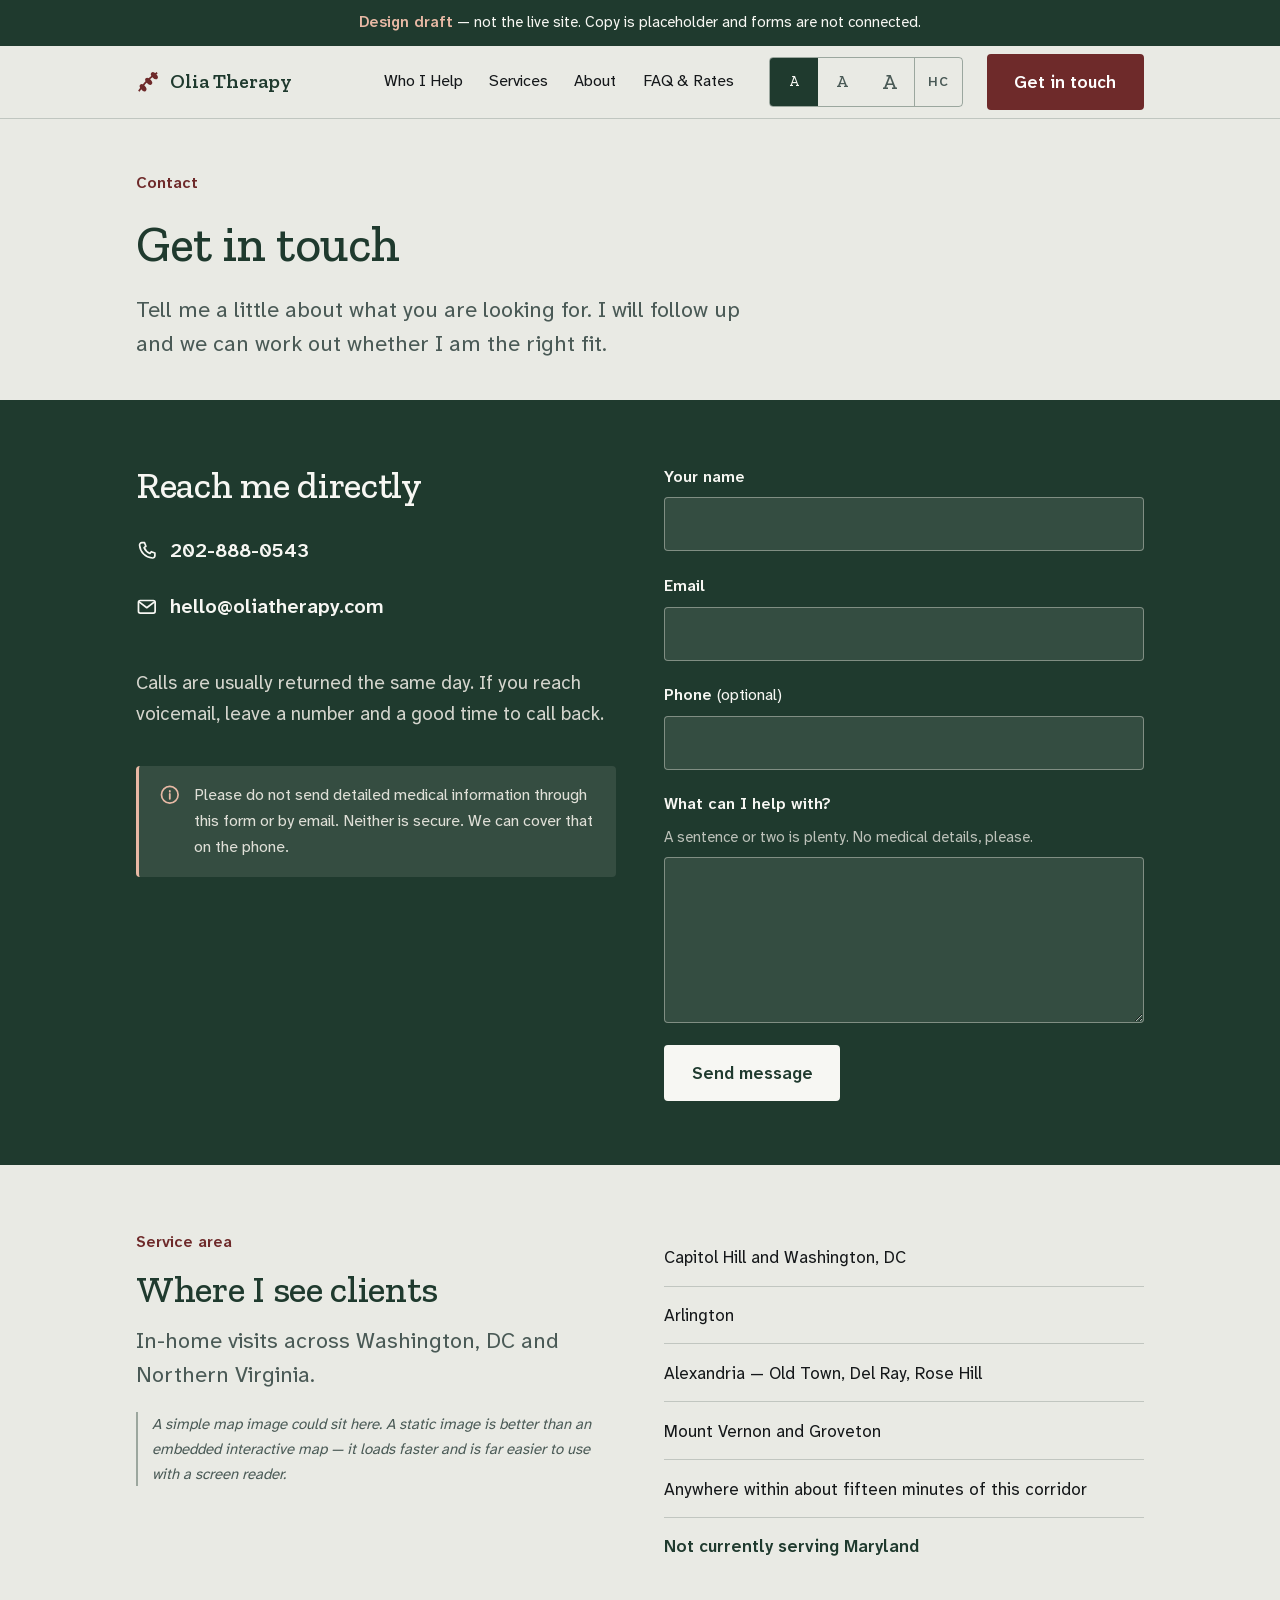
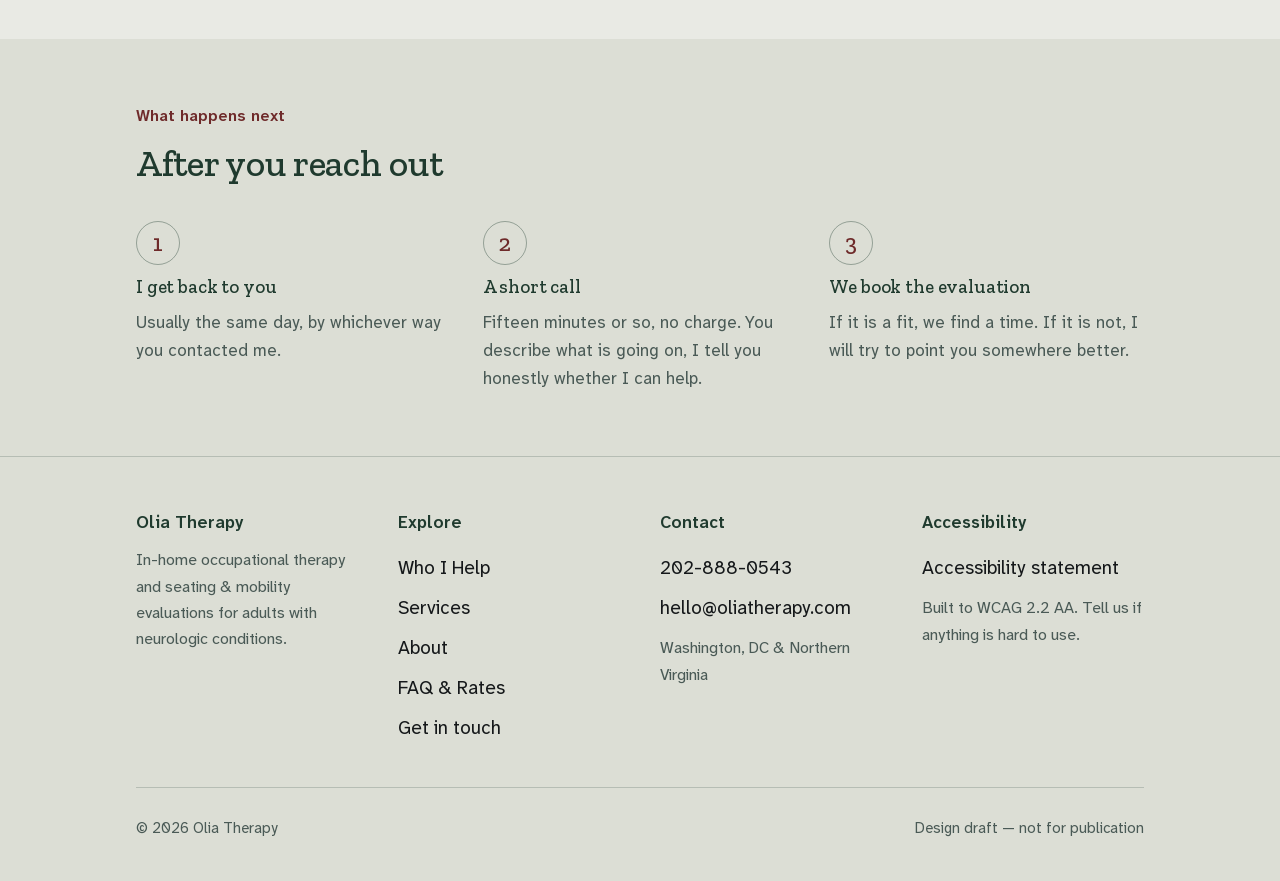
<file: contact.html>
<!DOCTYPE html>
<html lang="en">
<head>
<meta charset="UTF-8">
<meta name="viewport" content="width=device-width, initial-scale=1">

<!-- DRAFT ONLY. oliatherapy.com is live; this copy must never be indexed
     alongside it. Do not remove until this becomes the canonical site. -->
<meta name="robots" content="noindex, nofollow, noarchive, nosnippet">

<title>Get in touch | Olia Therapy</title>
<link rel="stylesheet" href="assets/css/site.css">
<link rel="preload" href="assets/fonts/atkinson-var-latin.woff2" as="font" type="font/woff2" crossorigin>
<link rel="preload" href="assets/fonts/zillaslab-500-latin.woff2" as="font" type="font/woff2" crossorigin>
<script>
/* Apply saved reading preferences before first paint to avoid a flash. */
(function(){try{var p=JSON.parse(localStorage.getItem('olia-reader-prefs'))||{};
if(p.textsize&&p.textsize!=='normal')document.documentElement.setAttribute('data-textsize',p.textsize);
if(p.contrast==='high')document.documentElement.setAttribute('data-contrast','high');}catch(e){}})();
</script>
</head>
<body>

<a class="skip" href="#main">Skip to main content</a>

<svg class="visually-hidden" aria-hidden="true" focusable="false" xmlns="http://www.w3.org/2000/svg">
  <symbol id="i-branch" viewBox="0 0 34 34" fill="none"><path d="M4 30 C 10 22, 14 14, 30 4" stroke="var(--accent)" stroke-width="2.5"/><ellipse cx="10" cy="25" rx="3.5" ry="6" transform="rotate(-40 10 25)" fill="var(--accent)"/><ellipse cx="18" cy="16" rx="3.5" ry="6" transform="rotate(-45 18 16)" fill="var(--accent)"/><ellipse cx="26" cy="8" rx="3.5" ry="6" transform="rotate(-45 26 8)" fill="var(--accent)"/></symbol>
  <symbol id="i-phone" viewBox="0 0 24 24"><path d="M6.5 3h3l1.5 4-2 1.5a12 12 0 0 0 6.5 6.5L17 13l4 1.5v3a2.5 2.5 0 0 1-2.8 2.5C10.4 19.3 4.7 13.6 4 5.8A2.5 2.5 0 0 1 6.5 3Z" fill="none" stroke="currentColor" stroke-width="1.9" stroke-linejoin="round"/></symbol>
  <symbol id="i-mail" viewBox="0 0 24 24"><rect x="2.75" y="5" width="18.5" height="14" rx="2" fill="none" stroke="currentColor" stroke-width="1.9"/><path d="m3.5 6.5 8.5 6.5 8.5-6.5" fill="none" stroke="currentColor" stroke-width="1.9" stroke-linecap="round" stroke-linejoin="round"/></symbol>
  <symbol id="i-menu" viewBox="0 0 24 24"><path d="M4 7h16M4 12h16M4 17h16" fill="none" stroke="currentColor" stroke-width="2" stroke-linecap="round"/></symbol>
  <symbol id="i-close" viewBox="0 0 24 24"><path d="m6 6 12 12M18 6 6 18" fill="none" stroke="currentColor" stroke-width="2" stroke-linecap="round"/></symbol>
  <symbol id="i-arrow" viewBox="0 0 24 24"><path d="M4 12h15m0 0-5.5-5.5M19 12l-5.5 5.5" fill="none" stroke="currentColor" stroke-width="2" stroke-linecap="round" stroke-linejoin="round"/></symbol>
  <symbol id="i-chevron" viewBox="0 0 24 24"><path d="m6 9.5 6 6 6-6" fill="none" stroke="currentColor" stroke-width="2" stroke-linecap="round" stroke-linejoin="round"/></symbol>
  <symbol id="i-info" viewBox="0 0 24 24"><circle cx="12" cy="12" r="9.25" fill="none" stroke="currentColor" stroke-width="1.9"/><path d="M12 11v5.5M12 7.6v.9" stroke="currentColor" stroke-width="2" stroke-linecap="round"/></symbol>
  <symbol id="i-people" viewBox="0 0 32 32"><circle cx="12" cy="10.5" r="4.5" fill="none" stroke="currentColor" stroke-width="1.9"/><path d="M4.5 26c0-4.1 3.4-7.5 7.5-7.5s7.5 3.4 7.5 7.5" fill="none" stroke="currentColor" stroke-width="1.9" stroke-linecap="round"/><path d="M21.5 7.2a4.5 4.5 0 0 1 0 8.6M24 18.9c3.1.9 5.5 3.8 5.5 7.1" fill="none" stroke="currentColor" stroke-width="1.9" stroke-linecap="round" opacity=".7"/></symbol>
  <symbol id="i-stroke" viewBox="0 0 32 32" fill="none"><circle cx="16" cy="16" r="14" stroke="var(--accent)" stroke-width="2"/><path d="M10 16h5l2-5 3 9 2-4h2" stroke="var(--deep)" stroke-width="2" stroke-linecap="round" stroke-linejoin="round"/></symbol>
  <symbol id="i-brain" viewBox="0 0 32 32" fill="none"><path d="M16 4 C 22 4 26 9 26 15 C 26 22 20 27 16 28 C 12 27 6 22 6 15 C 6 9 10 4 16 4Z" stroke="var(--deep)" stroke-width="2"/><path d="M12 15 C 14 13 14 17 16 15 C 18 13 18 17 20 15" stroke="var(--accent)" stroke-width="2" stroke-linecap="round"/></symbol>
  <symbol id="i-spine" viewBox="0 0 32 32" fill="none"><path d="M16 4v24M10 8h12M10 24h12" stroke="var(--deep)" stroke-width="2" stroke-linecap="round"/><circle cx="16" cy="14" r="2" fill="var(--accent)"/><circle cx="16" cy="19" r="2" fill="var(--accent)"/></symbol>
  <symbol id="i-progressive" viewBox="0 0 32 32" fill="none"><circle cx="16" cy="16" r="13" stroke="var(--deep)" stroke-width="2"/><path d="M16 9v7l5 3" stroke="var(--accent)" stroke-width="2" stroke-linecap="round" stroke-linejoin="round"/></symbol>
  <symbol id="i-seating" viewBox="0 0 32 32" fill="none"><path d="M6 22c4-10 8-4 10-4s6-6 10 4" stroke="var(--deep)" stroke-width="2" stroke-linecap="round" stroke-linejoin="round"/><circle cx="16" cy="10" r="4" stroke="var(--accent)" stroke-width="2"/></symbol>
</svg>

<aside class="draft-banner" aria-label="Draft notice">
  <strong>Design draft</strong> &mdash; not the live site. Copy is placeholder and forms are not connected.
</aside>

<header class="site-header">
  <div class="header-inner">
    <a class="brand" href="index.html">
      <svg aria-hidden="true" focusable="false" style="color:var(--accent)"><use href="#i-branch"/></svg>
      Olia Therapy
    </a>

    <nav class="nav-links" aria-label="Main">
      <a href="conditions.html">Who I Help</a>
      <a href="services.html">Services</a>
      <a href="about.html">About</a>
      <a href="faq.html">FAQ &amp; Rates</a>
    </nav>

    <div class="reader-controls">
        <span class="visually-hidden" id="rc-desktop-label">Reading options</span>
        <div class="rc-group" role="group" aria-labelledby="rc-desktop-label">
          <button type="button" class="rc-btn s1" data-set-textsize="normal" aria-pressed="true"><span aria-hidden="true">A</span><span class="visually-hidden">Standard text size</span></button>
          <button type="button" class="rc-btn s2" data-set-textsize="large" aria-pressed="false"><span aria-hidden="true">A</span><span class="visually-hidden">Large text size</span></button>
          <button type="button" class="rc-btn s3" data-set-textsize="xlarge" aria-pressed="false"><span aria-hidden="true">A</span><span class="visually-hidden">Extra large text size</span></button>
          <button type="button" class="rc-btn contrast" data-toggle-contrast aria-pressed="false">HC<span class="visually-hidden"> — high contrast mode</span></button>
        </div>
      </div>

    <a class="btn btn-primary" href="contact.html">Get in touch</a>

    <button type="button" class="menu-toggle" data-menu-open aria-expanded="false" aria-controls="mobile-menu">
      <svg aria-hidden="true" focusable="false"><use href="#i-menu"/></svg>
      Menu
    </button>
  </div>
</header>

<div class="mobile-menu" id="mobile-menu" hidden>
  <div class="mm-head">
    <span class="brand" aria-hidden="true">
      <svg focusable="false" style="color:var(--accent)"><use href="#i-branch"/></svg>
      Olia Therapy
    </span>
    <button type="button" class="mm-close" data-menu-close>
      <svg aria-hidden="true" focusable="false"><use href="#i-close"/></svg>
      <span class="visually-hidden">Close menu</span>
    </button>
  </div>
  <nav class="mm-links" aria-label="Main">
    <a href="conditions.html">Who I Help</a>
    <a href="services.html">Services</a>
    <a href="about.html">About</a>
    <a href="faq.html">FAQ &amp; Rates</a>
    <a href="contact.html">Get in touch</a>
  </nav>
  <div class="mm-foot">
    <div class="reader-controls">
        <span class="visually-hidden" id="rc-mobile-label">Reading options</span>
        <div class="rc-group" role="group" aria-labelledby="rc-mobile-label">
          <button type="button" class="rc-btn s1" data-set-textsize="normal" aria-pressed="true"><span aria-hidden="true">A</span><span class="visually-hidden">Standard text size</span></button>
          <button type="button" class="rc-btn s2" data-set-textsize="large" aria-pressed="false"><span aria-hidden="true">A</span><span class="visually-hidden">Large text size</span></button>
          <button type="button" class="rc-btn s3" data-set-textsize="xlarge" aria-pressed="false"><span aria-hidden="true">A</span><span class="visually-hidden">Extra large text size</span></button>
          <button type="button" class="rc-btn contrast" data-toggle-contrast aria-pressed="false">HC<span class="visually-hidden"> — high contrast mode</span></button>
        </div>
      </div>
    <a class="btn btn-primary" href="tel:+12028880543">Call 202-888-0543</a>
  </div>
</div>

<main id="main">

  <section class="page-head">
    <div class="wrap">
      <div class="stack" style="max-width:52rem">
        <p class="eyebrow">Contact</p>
        <h1>Get in touch</h1>
        <p class="lede">Tell me a little about what you are looking for. I will follow up and we can work out whether I am the right fit.</p>
      </div>
    </div>
  </section>

  <section class="band-deep">
    <div class="wrap">
      <div class="grid-2">
        <div class="stack">
          <h2>Reach me directly</h2>
          <div class="contact-direct">
            <a href="tel:+12028880543"><svg aria-hidden="true" focusable="false"><use href="#i-phone"/></svg>202-888-0543</a>
            <a href="mailto:hello@oliatherapy.com"><svg aria-hidden="true" focusable="false"><use href="#i-mail"/></svg>hello@oliatherapy.com</a>
          </div>
          <p style="margin-top:1rem">Calls are usually returned the same day. If you reach voicemail, leave a number and a good time to call back.</p>
          <div class="notice" style="margin-top:1rem">
            <svg aria-hidden="true" focusable="false"><use href="#i-info"/></svg>
            <p>Please do not send detailed medical information through this form or by email. Neither is secure. We can cover that on the phone.</p>
          </div>
        </div>

        <form class="form" id="contact-form" novalidate>
          <div class="error-summary" id="error-summary" tabindex="-1" role="alert" hidden>
            <h2 id="error-summary-title">There is a problem</h2>
            <ul id="error-summary-list"></ul>
          </div>

          <div class="field">
            <label for="name">Your name</label>
            <input type="text" id="name" name="name" autocomplete="name" aria-describedby="name-error">
            <p class="field-error" id="name-error" hidden></p>
          </div>
          <div class="field">
            <label for="email">Email</label>
            <input type="email" id="email" name="email" autocomplete="email" aria-describedby="email-error">
            <p class="field-error" id="email-error" hidden></p>
          </div>
          <div class="field">
            <label for="phone">Phone <span style="font-weight:400">(optional)</span></label>
            <input type="tel" id="phone" name="phone" autocomplete="tel">
          </div>
          <div class="field">
            <label for="message">What can I help with?</label>
            <p class="hint" id="message-hint">A sentence or two is plenty. No medical details, please.</p>
            <textarea id="message" name="message" rows="5" aria-describedby="message-hint message-error"></textarea>
            <p class="field-error" id="message-error" hidden></p>
          </div>
          <button type="submit" class="btn btn-on-deep" style="align-self:flex-start">Send message</button>
          <p class="form-status" id="form-status" tabindex="-1" role="status" hidden></p>
        </form>
      </div>
    </div>
  </section>

  <section>
    <div class="wrap">
      <div class="grid-2" style="align-items:start">
        <div class="stack">
          <div class="section-head" style="margin-bottom:0">
            <p class="eyebrow">Service area</p>
            <h2>Where I see clients</h2>
            <p class="lede">In-home visits across Washington, DC and Northern Virginia.</p>
          </div>
          <p class="draft-note">A simple map image could sit here. A static image is better than an embedded interactive map — it loads faster and is far easier to use with a screen reader.</p>
        </div>
        <ul class="area-list">
          <li>Capitol Hill and Washington, DC</li>
          <li>Arlington</li>
          <li>Alexandria — Old Town, Del Ray, Rose Hill</li>
          <li>Mount Vernon and Groveton</li>
          <li>Anywhere within about fifteen minutes of this corridor</li>
          <li><strong>Not currently serving Maryland</strong></li>
        </ul>
      </div>
    </div>
  </section>

  <section class="band-sunk">
    <div class="wrap">
      <div class="section-head">
        <p class="eyebrow">What happens next</p>
        <h2>After you reach out</h2>
      </div>
      <ol class="steps">
        <li><h3>I get back to you</h3><p>Usually the same day, by whichever way you contacted me.</p></li>
        <li><h3>A short call</h3><p>Fifteen minutes or so, no charge. You describe what is going on, I tell you honestly whether I can help.</p></li>
        <li><h3>We book the evaluation</h3><p>If it is a fit, we find a time. If it is not, I will try to point you somewhere better.</p></li>
      </ol>
    </div>
  </section>
</main>

<footer class="site-footer">
  <div class="wrap">
    <div class="footer-grid">
      <div>
        <h2>Olia Therapy</h2>
        <p style="color:var(--mid);font-size:1rem">In-home occupational therapy and seating &amp; mobility evaluations for adults with neurologic conditions.</p>
      </div>
      <div>
        <h2>Explore</h2>
        <ul class="footer-links">
          <li><a href="conditions.html">Who I Help</a></li>
          <li><a href="services.html">Services</a></li>
          <li><a href="about.html">About</a></li>
          <li><a href="faq.html">FAQ &amp; Rates</a></li>
          <li><a href="contact.html">Get in touch</a></li>
        </ul>
      </div>
      <div>
        <h2>Contact</h2>
        <ul class="footer-links">
          <li><a href="tel:+12028880543">202-888-0543</a></li>
          <li><a href="mailto:hello@oliatherapy.com">hello@oliatherapy.com</a></li>
        </ul>
        <p style="color:var(--mid);font-size:1rem;margin-top:.5rem">Washington, DC &amp; Northern Virginia</p>
      </div>
      <div>
        <h2>Accessibility</h2>
        <ul class="footer-links">
          <li><a href="accessibility.html">Accessibility statement</a></li>
        </ul>
        <p style="color:var(--mid);font-size:1rem;margin-top:.5rem">Built to WCAG 2.2 AA. Tell us if anything is hard to use.</p>
      </div>
    </div>
    <div class="footer-bottom">
      <span>&copy; 2026 Olia Therapy</span>
      <span>Design draft &mdash; not for publication</span>
    </div>
  </div>
</footer>

<nav class="call-bar" aria-label="Quick contact">
  <a href="tel:+12028880543"><svg aria-hidden="true" focusable="false"><use href="#i-phone"/></svg>Call</a>
  <a href="mailto:hello@oliatherapy.com"><svg aria-hidden="true" focusable="false"><use href="#i-mail"/></svg>Email</a>
</nav>

<script src="assets/js/site.js"></script>

</body>
</html>
</file>
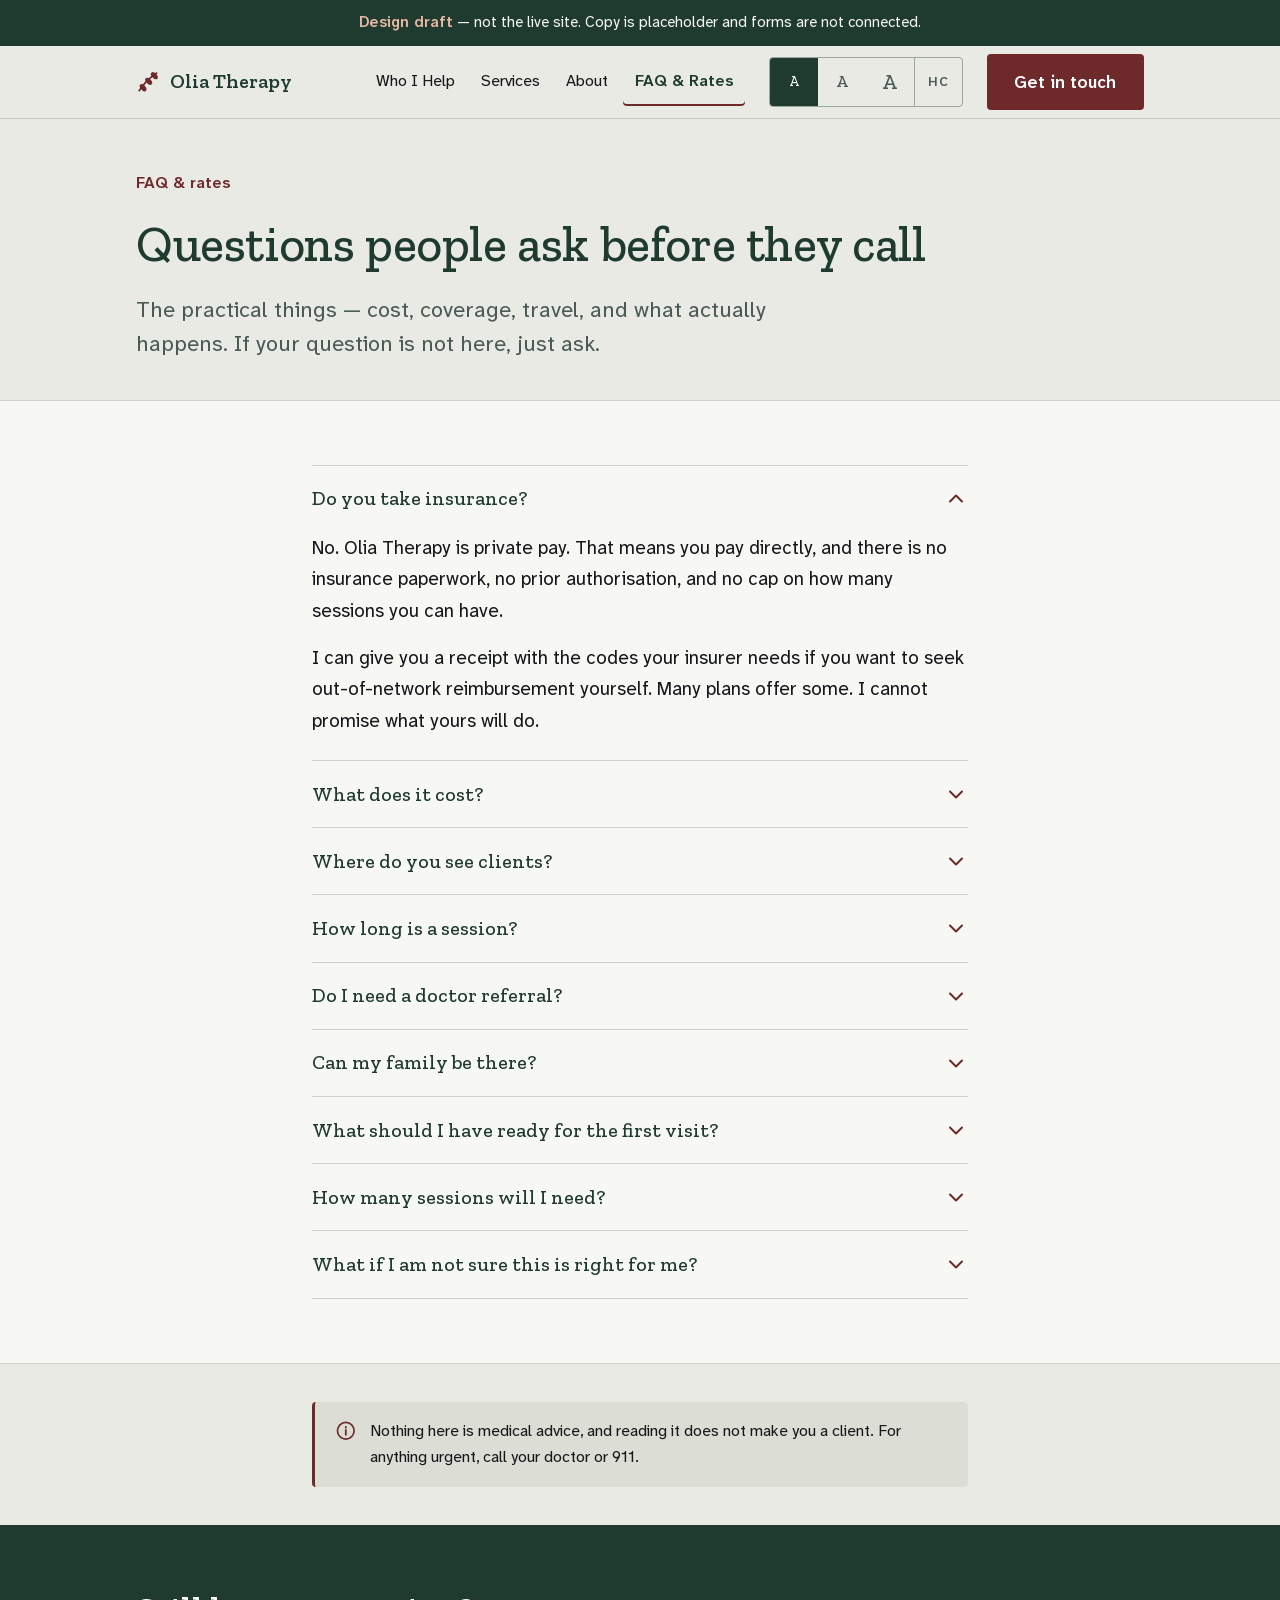
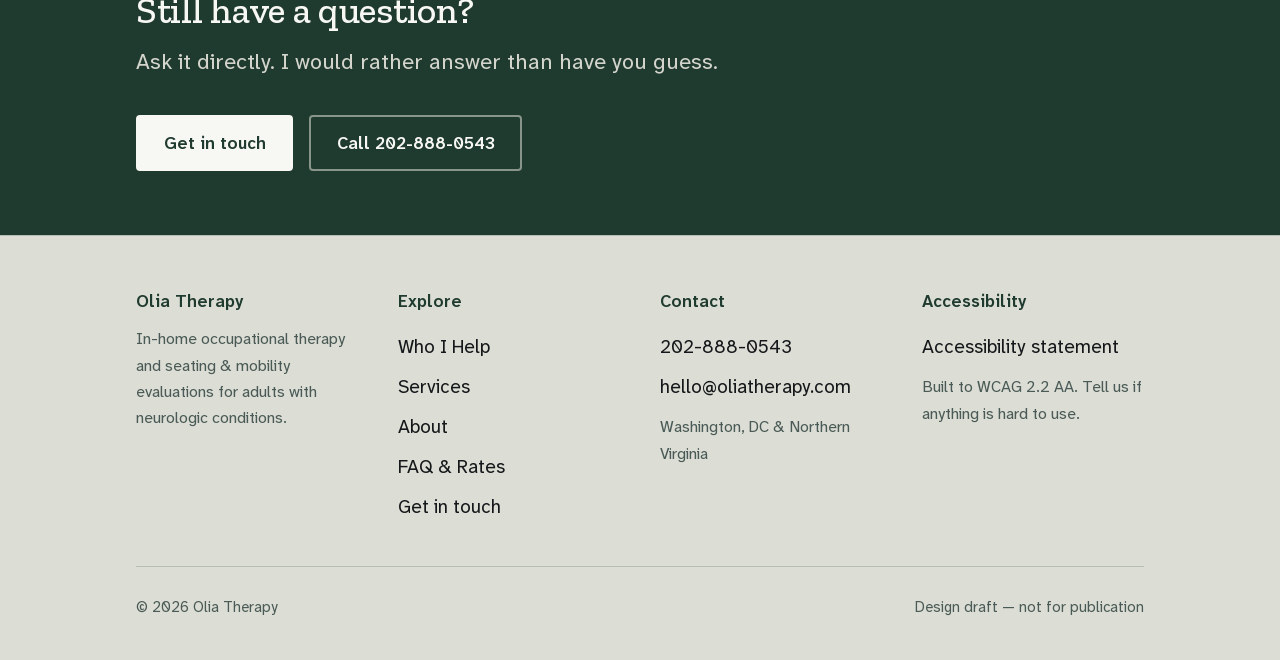
<file: faq.html>
<!DOCTYPE html>
<html lang="en">
<head>
<meta charset="UTF-8">
<meta name="viewport" content="width=device-width, initial-scale=1">

<!-- DRAFT ONLY. oliatherapy.com is live; this copy must never be indexed
     alongside it. Do not remove until this becomes the canonical site. -->
<meta name="robots" content="noindex, nofollow, noarchive, nosnippet">

<title>FAQ & rates | Olia Therapy</title>
<link rel="stylesheet" href="assets/css/site.css">
<link rel="preload" href="assets/fonts/atkinson-var-latin.woff2" as="font" type="font/woff2" crossorigin>
<link rel="preload" href="assets/fonts/zillaslab-500-latin.woff2" as="font" type="font/woff2" crossorigin>
<script>
/* Apply saved reading preferences before first paint to avoid a flash. */
(function(){try{var p=JSON.parse(localStorage.getItem('olia-reader-prefs'))||{};
if(p.textsize&&p.textsize!=='normal')document.documentElement.setAttribute('data-textsize',p.textsize);
if(p.contrast==='high')document.documentElement.setAttribute('data-contrast','high');}catch(e){}})();
</script>
</head>
<body>

<a class="skip" href="#main">Skip to main content</a>

<svg class="visually-hidden" aria-hidden="true" focusable="false" xmlns="http://www.w3.org/2000/svg">
  <symbol id="i-branch" viewBox="0 0 34 34" fill="none"><path d="M4 30 C 10 22, 14 14, 30 4" stroke="var(--accent)" stroke-width="2.5"/><ellipse cx="10" cy="25" rx="3.5" ry="6" transform="rotate(-40 10 25)" fill="var(--accent)"/><ellipse cx="18" cy="16" rx="3.5" ry="6" transform="rotate(-45 18 16)" fill="var(--accent)"/><ellipse cx="26" cy="8" rx="3.5" ry="6" transform="rotate(-45 26 8)" fill="var(--accent)"/></symbol>
  <symbol id="i-phone" viewBox="0 0 24 24"><path d="M6.5 3h3l1.5 4-2 1.5a12 12 0 0 0 6.5 6.5L17 13l4 1.5v3a2.5 2.5 0 0 1-2.8 2.5C10.4 19.3 4.7 13.6 4 5.8A2.5 2.5 0 0 1 6.5 3Z" fill="none" stroke="currentColor" stroke-width="1.9" stroke-linejoin="round"/></symbol>
  <symbol id="i-mail" viewBox="0 0 24 24"><rect x="2.75" y="5" width="18.5" height="14" rx="2" fill="none" stroke="currentColor" stroke-width="1.9"/><path d="m3.5 6.5 8.5 6.5 8.5-6.5" fill="none" stroke="currentColor" stroke-width="1.9" stroke-linecap="round" stroke-linejoin="round"/></symbol>
  <symbol id="i-menu" viewBox="0 0 24 24"><path d="M4 7h16M4 12h16M4 17h16" fill="none" stroke="currentColor" stroke-width="2" stroke-linecap="round"/></symbol>
  <symbol id="i-close" viewBox="0 0 24 24"><path d="m6 6 12 12M18 6 6 18" fill="none" stroke="currentColor" stroke-width="2" stroke-linecap="round"/></symbol>
  <symbol id="i-arrow" viewBox="0 0 24 24"><path d="M4 12h15m0 0-5.5-5.5M19 12l-5.5 5.5" fill="none" stroke="currentColor" stroke-width="2" stroke-linecap="round" stroke-linejoin="round"/></symbol>
  <symbol id="i-chevron" viewBox="0 0 24 24"><path d="m6 9.5 6 6 6-6" fill="none" stroke="currentColor" stroke-width="2" stroke-linecap="round" stroke-linejoin="round"/></symbol>
  <symbol id="i-info" viewBox="0 0 24 24"><circle cx="12" cy="12" r="9.25" fill="none" stroke="currentColor" stroke-width="1.9"/><path d="M12 11v5.5M12 7.6v.9" stroke="currentColor" stroke-width="2" stroke-linecap="round"/></symbol>
  <symbol id="i-people" viewBox="0 0 32 32"><circle cx="12" cy="10.5" r="4.5" fill="none" stroke="currentColor" stroke-width="1.9"/><path d="M4.5 26c0-4.1 3.4-7.5 7.5-7.5s7.5 3.4 7.5 7.5" fill="none" stroke="currentColor" stroke-width="1.9" stroke-linecap="round"/><path d="M21.5 7.2a4.5 4.5 0 0 1 0 8.6M24 18.9c3.1.9 5.5 3.8 5.5 7.1" fill="none" stroke="currentColor" stroke-width="1.9" stroke-linecap="round" opacity=".7"/></symbol>
  <symbol id="i-stroke" viewBox="0 0 32 32" fill="none"><circle cx="16" cy="16" r="14" stroke="var(--accent)" stroke-width="2"/><path d="M10 16h5l2-5 3 9 2-4h2" stroke="var(--deep)" stroke-width="2" stroke-linecap="round" stroke-linejoin="round"/></symbol>
  <symbol id="i-brain" viewBox="0 0 32 32" fill="none"><path d="M16 4 C 22 4 26 9 26 15 C 26 22 20 27 16 28 C 12 27 6 22 6 15 C 6 9 10 4 16 4Z" stroke="var(--deep)" stroke-width="2"/><path d="M12 15 C 14 13 14 17 16 15 C 18 13 18 17 20 15" stroke="var(--accent)" stroke-width="2" stroke-linecap="round"/></symbol>
  <symbol id="i-spine" viewBox="0 0 32 32" fill="none"><path d="M16 4v24M10 8h12M10 24h12" stroke="var(--deep)" stroke-width="2" stroke-linecap="round"/><circle cx="16" cy="14" r="2" fill="var(--accent)"/><circle cx="16" cy="19" r="2" fill="var(--accent)"/></symbol>
  <symbol id="i-progressive" viewBox="0 0 32 32" fill="none"><circle cx="16" cy="16" r="13" stroke="var(--deep)" stroke-width="2"/><path d="M16 9v7l5 3" stroke="var(--accent)" stroke-width="2" stroke-linecap="round" stroke-linejoin="round"/></symbol>
  <symbol id="i-seating" viewBox="0 0 32 32" fill="none"><path d="M6 22c4-10 8-4 10-4s6-6 10 4" stroke="var(--deep)" stroke-width="2" stroke-linecap="round" stroke-linejoin="round"/><circle cx="16" cy="10" r="4" stroke="var(--accent)" stroke-width="2"/></symbol>
</svg>

<aside class="draft-banner" aria-label="Draft notice">
  <strong>Design draft</strong> &mdash; not the live site. Copy is placeholder and forms are not connected.
</aside>

<header class="site-header">
  <div class="header-inner">
    <a class="brand" href="index.html">
      <svg aria-hidden="true" focusable="false" style="color:var(--accent)"><use href="#i-branch"/></svg>
      Olia Therapy
    </a>

    <nav class="nav-links" aria-label="Main">
      <a href="conditions.html">Who I Help</a>
      <a href="services.html">Services</a>
      <a href="about.html">About</a>
      <a href="faq.html">FAQ &amp; Rates</a>
    </nav>

    <div class="reader-controls">
        <span class="visually-hidden" id="rc-desktop-label">Reading options</span>
        <div class="rc-group" role="group" aria-labelledby="rc-desktop-label">
          <button type="button" class="rc-btn s1" data-set-textsize="normal" aria-pressed="true"><span aria-hidden="true">A</span><span class="visually-hidden">Standard text size</span></button>
          <button type="button" class="rc-btn s2" data-set-textsize="large" aria-pressed="false"><span aria-hidden="true">A</span><span class="visually-hidden">Large text size</span></button>
          <button type="button" class="rc-btn s3" data-set-textsize="xlarge" aria-pressed="false"><span aria-hidden="true">A</span><span class="visually-hidden">Extra large text size</span></button>
          <button type="button" class="rc-btn contrast" data-toggle-contrast aria-pressed="false">HC<span class="visually-hidden"> — high contrast mode</span></button>
        </div>
      </div>

    <a class="btn btn-primary" href="contact.html">Get in touch</a>

    <button type="button" class="menu-toggle" data-menu-open aria-expanded="false" aria-controls="mobile-menu">
      <svg aria-hidden="true" focusable="false"><use href="#i-menu"/></svg>
      Menu
    </button>
  </div>
</header>

<div class="mobile-menu" id="mobile-menu" hidden>
  <div class="mm-head">
    <span class="brand" aria-hidden="true">
      <svg focusable="false" style="color:var(--accent)"><use href="#i-branch"/></svg>
      Olia Therapy
    </span>
    <button type="button" class="mm-close" data-menu-close>
      <svg aria-hidden="true" focusable="false"><use href="#i-close"/></svg>
      <span class="visually-hidden">Close menu</span>
    </button>
  </div>
  <nav class="mm-links" aria-label="Main">
    <a href="conditions.html">Who I Help</a>
    <a href="services.html">Services</a>
    <a href="about.html">About</a>
    <a href="faq.html">FAQ &amp; Rates</a>
    <a href="contact.html">Get in touch</a>
  </nav>
  <div class="mm-foot">
    <div class="reader-controls">
        <span class="visually-hidden" id="rc-mobile-label">Reading options</span>
        <div class="rc-group" role="group" aria-labelledby="rc-mobile-label">
          <button type="button" class="rc-btn s1" data-set-textsize="normal" aria-pressed="true"><span aria-hidden="true">A</span><span class="visually-hidden">Standard text size</span></button>
          <button type="button" class="rc-btn s2" data-set-textsize="large" aria-pressed="false"><span aria-hidden="true">A</span><span class="visually-hidden">Large text size</span></button>
          <button type="button" class="rc-btn s3" data-set-textsize="xlarge" aria-pressed="false"><span aria-hidden="true">A</span><span class="visually-hidden">Extra large text size</span></button>
          <button type="button" class="rc-btn contrast" data-toggle-contrast aria-pressed="false">HC<span class="visually-hidden"> — high contrast mode</span></button>
        </div>
      </div>
    <a class="btn btn-primary" href="tel:+12028880543">Call 202-888-0543</a>
  </div>
</div>

<main id="main">

  <section class="page-head">
    <div class="wrap">
      <div class="stack" style="max-width:52rem">
        <p class="eyebrow">FAQ &amp; rates</p>
        <h1>Questions people ask before they call</h1>
        <p class="lede">The practical things — cost, coverage, travel, and what actually happens. If your question is not here, just ask.</p>
      </div>
    </div>
  </section>

  <section class="band-surface">
    <div class="wrap wrap-narrow">
      <div class="faq-list">
        <div class="faq-item">
          <h2>
            <button type="button" class="faq-q" id="faq-q-0" aria-expanded="true" aria-controls="faq-a-0">
              Do you take insurance?
              <svg class="chev" aria-hidden="true" focusable="false"><use href="#i-chevron"/></svg>
            </button>
          </h2>
          <div class="faq-a" id="faq-a-0" role="region" aria-labelledby="faq-q-0">
            <p>No. Olia Therapy is private pay. That means you pay directly, and there is no insurance paperwork, no prior authorisation, and no cap on how many sessions you can have.</p><p>I can give you a receipt with the codes your insurer needs if you want to seek out-of-network reimbursement yourself. Many plans offer some. I cannot promise what yours will do.</p>
          </div>
        </div>
        <div class="faq-item">
          <h2>
            <button type="button" class="faq-q" id="faq-q-1" aria-expanded="true" aria-controls="faq-a-1">
              What does it cost?
              <svg class="chev" aria-hidden="true" focusable="false"><use href="#i-chevron"/></svg>
            </button>
          </h2>
          <div class="faq-a" id="faq-a-1" role="region" aria-labelledby="faq-q-1">
            <p class="draft-note">Rates go here. This is the single most-visited answer on a private-pay therapy site, and leaving it out costs more inquiries than a high number ever will.</p><p>Recommended: list the evaluation fee, the per-session fee, the seating &amp; mobility evaluation fee, and any travel surcharge for the outer edge of the service area.</p>
          </div>
        </div>
        <div class="faq-item">
          <h2>
            <button type="button" class="faq-q" id="faq-q-2" aria-expanded="true" aria-controls="faq-a-2">
              Where do you see clients?
              <svg class="chev" aria-hidden="true" focusable="false"><use href="#i-chevron"/></svg>
            </button>
          </h2>
          <div class="faq-a" id="faq-a-2" role="region" aria-labelledby="faq-q-2">
            <p>In your home, anywhere in Washington, DC and Northern Virginia. That covers Capitol Hill, Arlington, Alexandria including Old Town, Del Ray and Rose Hill, plus Mount Vernon and Groveton.</p><p>If you are within about fifteen minutes of that corridor, ask. I am not currently seeing clients in Maryland.</p>
          </div>
        </div>
        <div class="faq-item">
          <h2>
            <button type="button" class="faq-q" id="faq-q-3" aria-expanded="true" aria-controls="faq-a-3">
              How long is a session?
              <svg class="chev" aria-hidden="true" focusable="false"><use href="#i-chevron"/></svg>
            </button>
          </h2>
          <div class="faq-a" id="faq-a-3" role="region" aria-labelledby="faq-q-3">
            <p>The first visit is an evaluation and usually takes about 90 minutes. Regular sessions after that are typically 60 minutes.</p><p>If fatigue is an issue, we can plan shorter, more frequent visits instead. That is often the better choice after a stroke or brain injury.</p>
          </div>
        </div>
        <div class="faq-item">
          <h2>
            <button type="button" class="faq-q" id="faq-q-4" aria-expanded="true" aria-controls="faq-a-4">
              Do I need a doctor referral?
              <svg class="chev" aria-hidden="true" focusable="false"><use href="#i-chevron"/></svg>
            </button>
          </h2>
          <div class="faq-a" id="faq-a-4" role="region" aria-labelledby="faq-q-4">
            <p class="draft-note">Answer depends on DC and Virginia direct-access rules for OT, and on what Stasia prefers in practice. Worth confirming before launch rather than guessing.</p>
          </div>
        </div>
        <div class="faq-item">
          <h2>
            <button type="button" class="faq-q" id="faq-q-5" aria-expanded="true" aria-controls="faq-a-5">
              Can my family be there?
              <svg class="chev" aria-hidden="true" focusable="false"><use href="#i-chevron"/></svg>
            </button>
          </h2>
          <div class="faq-a" id="faq-a-5" role="region" aria-labelledby="faq-q-5">
            <p>Yes, and it often helps. Partners, adult children, and paid caregivers are welcome in any session.</p><p>If someone helps you with transfers, dressing, or bathing, having them there means they learn the technique directly instead of hearing it secondhand.</p>
          </div>
        </div>
        <div class="faq-item">
          <h2>
            <button type="button" class="faq-q" id="faq-q-6" aria-expanded="true" aria-controls="faq-a-6">
              What should I have ready for the first visit?
              <svg class="chev" aria-hidden="true" focusable="false"><use href="#i-chevron"/></svg>
            </button>
          </h2>
          <div class="faq-a" id="faq-a-6" role="region" aria-labelledby="faq-q-6">
            <p>Not much. Wear whatever you normally wear at home. Have any equipment you use nearby — walker, wheelchair, shower chair, braces.</p><p>If you have a recent discharge summary or a list of your medicines, that is useful, but do not worry if you cannot find it.</p>
          </div>
        </div>
        <div class="faq-item">
          <h2>
            <button type="button" class="faq-q" id="faq-q-7" aria-expanded="true" aria-controls="faq-a-7">
              How many sessions will I need?
              <svg class="chev" aria-hidden="true" focusable="false"><use href="#i-chevron"/></svg>
            </button>
          </h2>
          <div class="faq-a" id="faq-a-7" role="region" aria-labelledby="faq-q-7">
            <p>It depends on your goals and where you are starting. Some people want a handful of visits to solve one specific problem. Others work over several months.</p><p>We will talk about it at the evaluation, and you can stop any time. There is no package you have to buy up front.</p>
          </div>
        </div>
        <div class="faq-item">
          <h2>
            <button type="button" class="faq-q" id="faq-q-8" aria-expanded="true" aria-controls="faq-a-8">
              What if I am not sure this is right for me?
              <svg class="chev" aria-hidden="true" focusable="false"><use href="#i-chevron"/></svg>
            </button>
          </h2>
          <div class="faq-a" id="faq-a-8" role="region" aria-labelledby="faq-q-8">
            <p>Call or email and describe what is going on. If I am not the right fit, I will say so and point you somewhere better where I can.</p>
          </div>
        </div>
      </div>
    </div>
  </section>

  <section class="section-tight">
    <div class="wrap wrap-narrow">
      <div class="notice">
        <svg aria-hidden="true" focusable="false"><use href="#i-info"/></svg>
        <p>Nothing here is medical advice, and reading it does not make you a client. For anything urgent, call your doctor or 911.</p>
      </div>
    </div>
  </section>

  <section class="band-deep">
    <div class="wrap">
      <div class="section-head">
        <h2>Still have a question?</h2>
        <p class="lede">Ask it directly. I would rather answer than have you guess.</p>
      </div>
      <div class="btn-row">
        <a class="btn btn-on-deep" href="contact.html">Get in touch</a>
        <a class="btn" style="border-color:rgba(242,239,232,.5);color:var(--on-deep)" href="tel:+12028880543">Call 202-888-0543</a>
      </div>
    </div>
  </section>
</main>

<footer class="site-footer">
  <div class="wrap">
    <div class="footer-grid">
      <div>
        <h2>Olia Therapy</h2>
        <p style="color:var(--mid);font-size:1rem">In-home occupational therapy and seating &amp; mobility evaluations for adults with neurologic conditions.</p>
      </div>
      <div>
        <h2>Explore</h2>
        <ul class="footer-links">
          <li><a href="conditions.html">Who I Help</a></li>
          <li><a href="services.html">Services</a></li>
          <li><a href="about.html">About</a></li>
          <li><a href="faq.html">FAQ &amp; Rates</a></li>
          <li><a href="contact.html">Get in touch</a></li>
        </ul>
      </div>
      <div>
        <h2>Contact</h2>
        <ul class="footer-links">
          <li><a href="tel:+12028880543">202-888-0543</a></li>
          <li><a href="mailto:hello@oliatherapy.com">hello@oliatherapy.com</a></li>
        </ul>
        <p style="color:var(--mid);font-size:1rem;margin-top:.5rem">Washington, DC &amp; Northern Virginia</p>
      </div>
      <div>
        <h2>Accessibility</h2>
        <ul class="footer-links">
          <li><a href="accessibility.html">Accessibility statement</a></li>
        </ul>
        <p style="color:var(--mid);font-size:1rem;margin-top:.5rem">Built to WCAG 2.2 AA. Tell us if anything is hard to use.</p>
      </div>
    </div>
    <div class="footer-bottom">
      <span>&copy; 2026 Olia Therapy</span>
      <span>Design draft &mdash; not for publication</span>
    </div>
  </div>
</footer>

<nav class="call-bar" aria-label="Quick contact">
  <a href="tel:+12028880543"><svg aria-hidden="true" focusable="false"><use href="#i-phone"/></svg>Call</a>
  <a href="mailto:hello@oliatherapy.com"><svg aria-hidden="true" focusable="false"><use href="#i-mail"/></svg>Email</a>
</nav>

<script src="assets/js/site.js"></script>

</body>
</html>
</file>
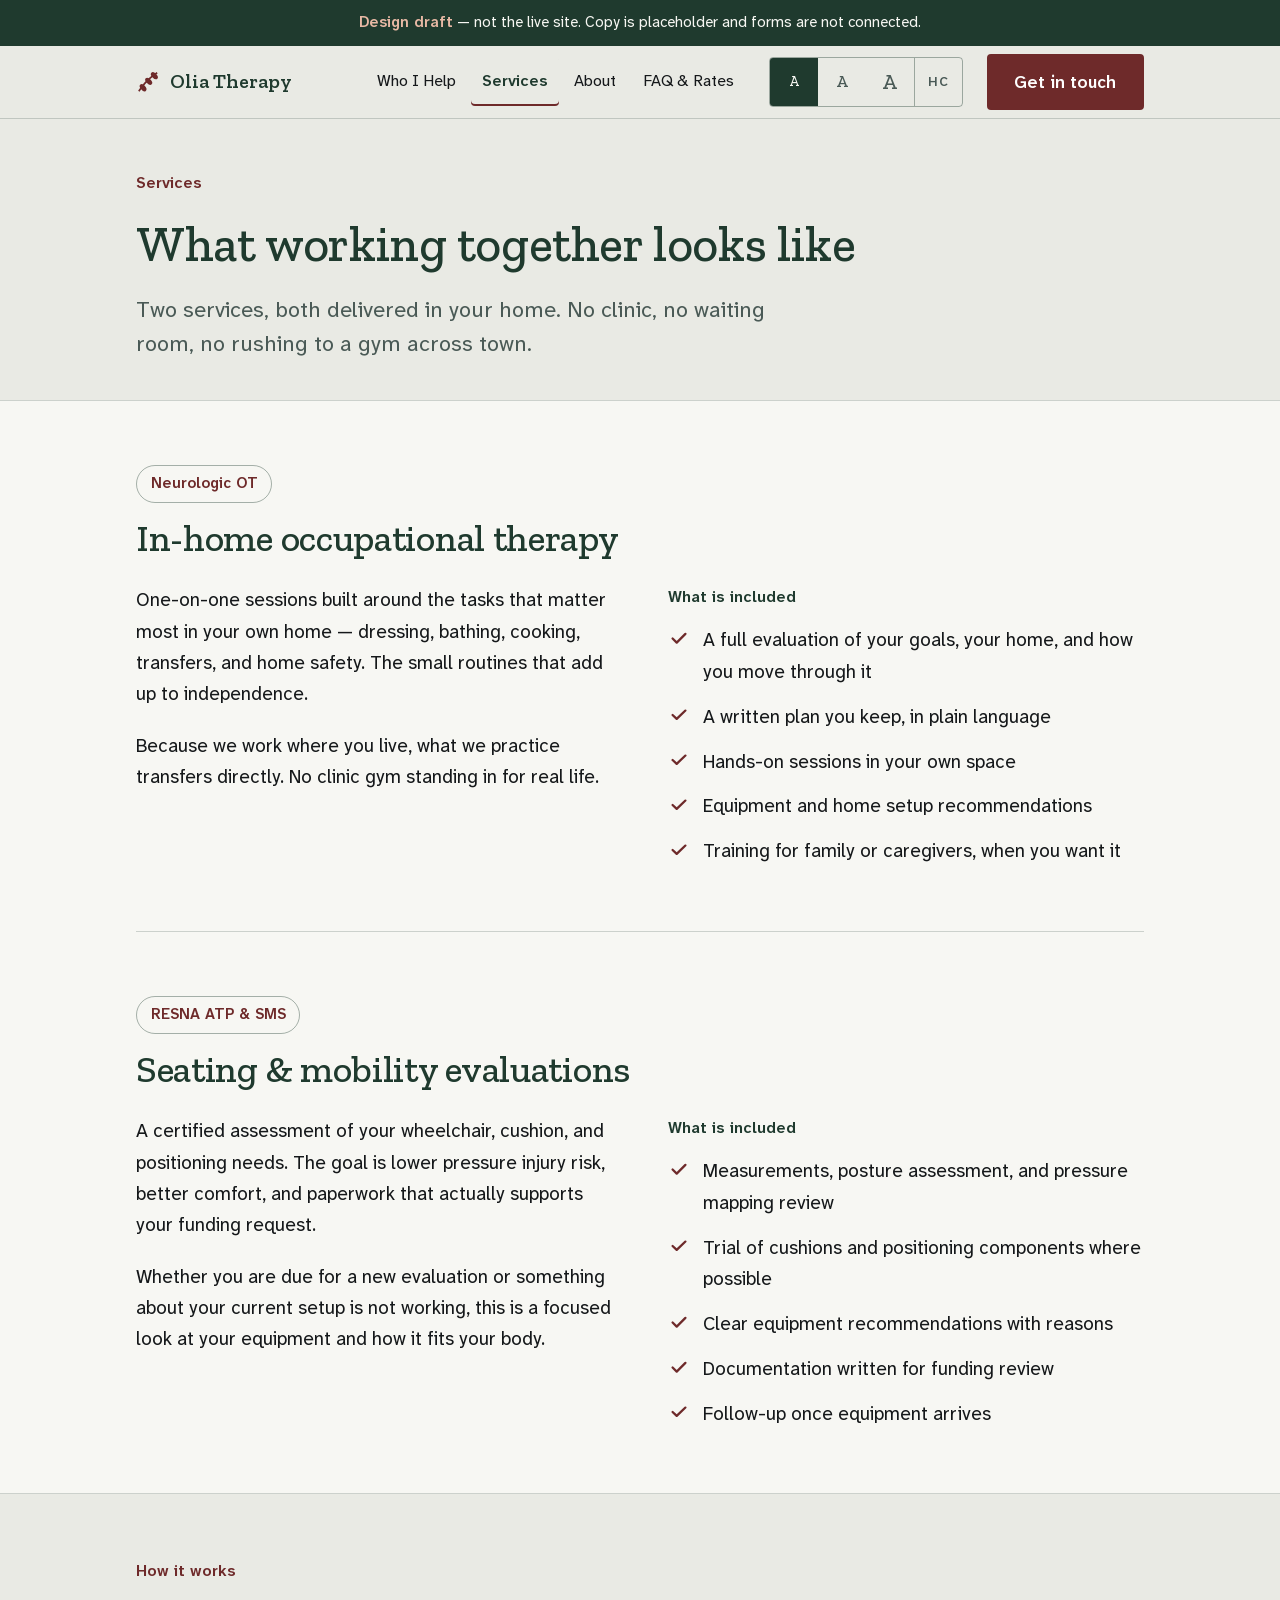
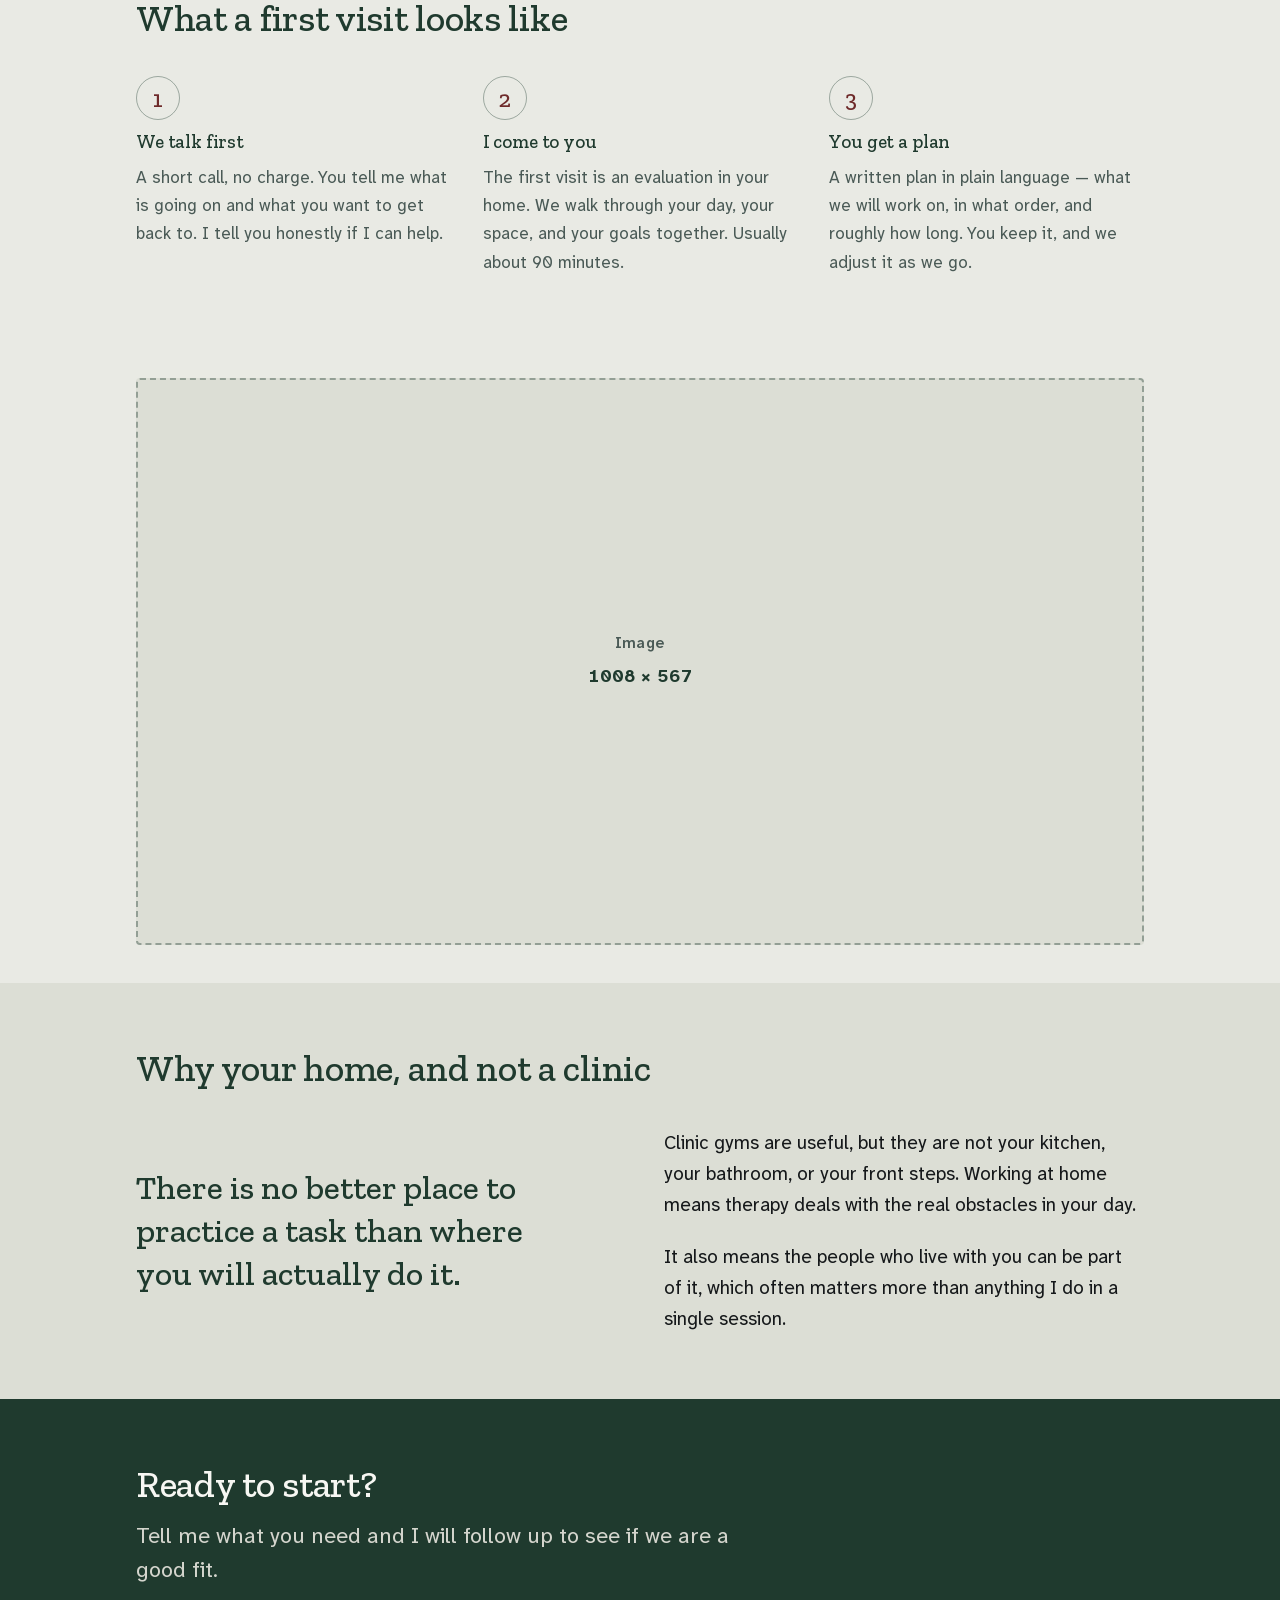
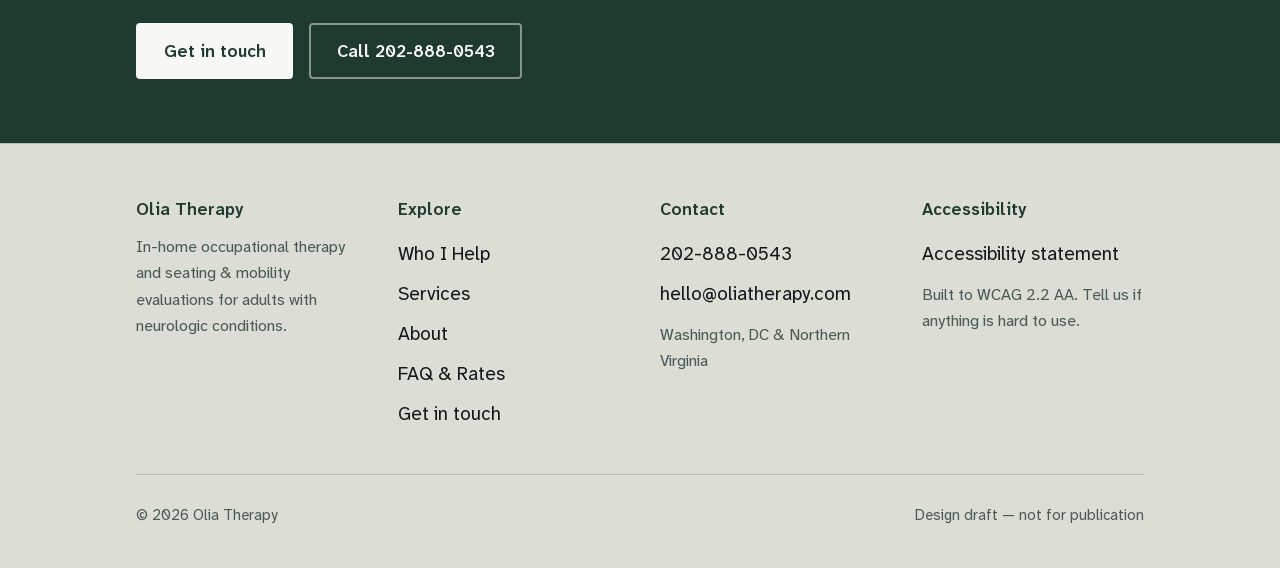
<file: services.html>
<!DOCTYPE html>
<html lang="en">
<head>
<meta charset="UTF-8">
<meta name="viewport" content="width=device-width, initial-scale=1">

<!-- DRAFT ONLY. oliatherapy.com is live; this copy must never be indexed
     alongside it. Do not remove until this becomes the canonical site. -->
<meta name="robots" content="noindex, nofollow, noarchive, nosnippet">

<title>Services | Olia Therapy</title>
<link rel="stylesheet" href="assets/css/site.css">
<link rel="preload" href="assets/fonts/atkinson-var-latin.woff2" as="font" type="font/woff2" crossorigin>
<link rel="preload" href="assets/fonts/zillaslab-500-latin.woff2" as="font" type="font/woff2" crossorigin>
<script>
/* Apply saved reading preferences before first paint to avoid a flash. */
(function(){try{var p=JSON.parse(localStorage.getItem('olia-reader-prefs'))||{};
if(p.textsize&&p.textsize!=='normal')document.documentElement.setAttribute('data-textsize',p.textsize);
if(p.contrast==='high')document.documentElement.setAttribute('data-contrast','high');}catch(e){}})();
</script>
</head>
<body>

<a class="skip" href="#main">Skip to main content</a>

<svg class="visually-hidden" aria-hidden="true" focusable="false" xmlns="http://www.w3.org/2000/svg">
  <symbol id="i-branch" viewBox="0 0 34 34" fill="none"><path d="M4 30 C 10 22, 14 14, 30 4" stroke="var(--accent)" stroke-width="2.5"/><ellipse cx="10" cy="25" rx="3.5" ry="6" transform="rotate(-40 10 25)" fill="var(--accent)"/><ellipse cx="18" cy="16" rx="3.5" ry="6" transform="rotate(-45 18 16)" fill="var(--accent)"/><ellipse cx="26" cy="8" rx="3.5" ry="6" transform="rotate(-45 26 8)" fill="var(--accent)"/></symbol>
  <symbol id="i-phone" viewBox="0 0 24 24"><path d="M6.5 3h3l1.5 4-2 1.5a12 12 0 0 0 6.5 6.5L17 13l4 1.5v3a2.5 2.5 0 0 1-2.8 2.5C10.4 19.3 4.7 13.6 4 5.8A2.5 2.5 0 0 1 6.5 3Z" fill="none" stroke="currentColor" stroke-width="1.9" stroke-linejoin="round"/></symbol>
  <symbol id="i-mail" viewBox="0 0 24 24"><rect x="2.75" y="5" width="18.5" height="14" rx="2" fill="none" stroke="currentColor" stroke-width="1.9"/><path d="m3.5 6.5 8.5 6.5 8.5-6.5" fill="none" stroke="currentColor" stroke-width="1.9" stroke-linecap="round" stroke-linejoin="round"/></symbol>
  <symbol id="i-menu" viewBox="0 0 24 24"><path d="M4 7h16M4 12h16M4 17h16" fill="none" stroke="currentColor" stroke-width="2" stroke-linecap="round"/></symbol>
  <symbol id="i-close" viewBox="0 0 24 24"><path d="m6 6 12 12M18 6 6 18" fill="none" stroke="currentColor" stroke-width="2" stroke-linecap="round"/></symbol>
  <symbol id="i-arrow" viewBox="0 0 24 24"><path d="M4 12h15m0 0-5.5-5.5M19 12l-5.5 5.5" fill="none" stroke="currentColor" stroke-width="2" stroke-linecap="round" stroke-linejoin="round"/></symbol>
  <symbol id="i-chevron" viewBox="0 0 24 24"><path d="m6 9.5 6 6 6-6" fill="none" stroke="currentColor" stroke-width="2" stroke-linecap="round" stroke-linejoin="round"/></symbol>
  <symbol id="i-info" viewBox="0 0 24 24"><circle cx="12" cy="12" r="9.25" fill="none" stroke="currentColor" stroke-width="1.9"/><path d="M12 11v5.5M12 7.6v.9" stroke="currentColor" stroke-width="2" stroke-linecap="round"/></symbol>
  <symbol id="i-people" viewBox="0 0 32 32"><circle cx="12" cy="10.5" r="4.5" fill="none" stroke="currentColor" stroke-width="1.9"/><path d="M4.5 26c0-4.1 3.4-7.5 7.5-7.5s7.5 3.4 7.5 7.5" fill="none" stroke="currentColor" stroke-width="1.9" stroke-linecap="round"/><path d="M21.5 7.2a4.5 4.5 0 0 1 0 8.6M24 18.9c3.1.9 5.5 3.8 5.5 7.1" fill="none" stroke="currentColor" stroke-width="1.9" stroke-linecap="round" opacity=".7"/></symbol>
  <symbol id="i-stroke" viewBox="0 0 32 32" fill="none"><circle cx="16" cy="16" r="14" stroke="var(--accent)" stroke-width="2"/><path d="M10 16h5l2-5 3 9 2-4h2" stroke="var(--deep)" stroke-width="2" stroke-linecap="round" stroke-linejoin="round"/></symbol>
  <symbol id="i-brain" viewBox="0 0 32 32" fill="none"><path d="M16 4 C 22 4 26 9 26 15 C 26 22 20 27 16 28 C 12 27 6 22 6 15 C 6 9 10 4 16 4Z" stroke="var(--deep)" stroke-width="2"/><path d="M12 15 C 14 13 14 17 16 15 C 18 13 18 17 20 15" stroke="var(--accent)" stroke-width="2" stroke-linecap="round"/></symbol>
  <symbol id="i-spine" viewBox="0 0 32 32" fill="none"><path d="M16 4v24M10 8h12M10 24h12" stroke="var(--deep)" stroke-width="2" stroke-linecap="round"/><circle cx="16" cy="14" r="2" fill="var(--accent)"/><circle cx="16" cy="19" r="2" fill="var(--accent)"/></symbol>
  <symbol id="i-progressive" viewBox="0 0 32 32" fill="none"><circle cx="16" cy="16" r="13" stroke="var(--deep)" stroke-width="2"/><path d="M16 9v7l5 3" stroke="var(--accent)" stroke-width="2" stroke-linecap="round" stroke-linejoin="round"/></symbol>
  <symbol id="i-seating" viewBox="0 0 32 32" fill="none"><path d="M6 22c4-10 8-4 10-4s6-6 10 4" stroke="var(--deep)" stroke-width="2" stroke-linecap="round" stroke-linejoin="round"/><circle cx="16" cy="10" r="4" stroke="var(--accent)" stroke-width="2"/></symbol>
</svg>

<aside class="draft-banner" aria-label="Draft notice">
  <strong>Design draft</strong> &mdash; not the live site. Copy is placeholder and forms are not connected.
</aside>

<header class="site-header">
  <div class="header-inner">
    <a class="brand" href="index.html">
      <svg aria-hidden="true" focusable="false" style="color:var(--accent)"><use href="#i-branch"/></svg>
      Olia Therapy
    </a>

    <nav class="nav-links" aria-label="Main">
      <a href="conditions.html">Who I Help</a>
      <a href="services.html">Services</a>
      <a href="about.html">About</a>
      <a href="faq.html">FAQ &amp; Rates</a>
    </nav>

    <div class="reader-controls">
        <span class="visually-hidden" id="rc-desktop-label">Reading options</span>
        <div class="rc-group" role="group" aria-labelledby="rc-desktop-label">
          <button type="button" class="rc-btn s1" data-set-textsize="normal" aria-pressed="true"><span aria-hidden="true">A</span><span class="visually-hidden">Standard text size</span></button>
          <button type="button" class="rc-btn s2" data-set-textsize="large" aria-pressed="false"><span aria-hidden="true">A</span><span class="visually-hidden">Large text size</span></button>
          <button type="button" class="rc-btn s3" data-set-textsize="xlarge" aria-pressed="false"><span aria-hidden="true">A</span><span class="visually-hidden">Extra large text size</span></button>
          <button type="button" class="rc-btn contrast" data-toggle-contrast aria-pressed="false">HC<span class="visually-hidden"> — high contrast mode</span></button>
        </div>
      </div>

    <a class="btn btn-primary" href="contact.html">Get in touch</a>

    <button type="button" class="menu-toggle" data-menu-open aria-expanded="false" aria-controls="mobile-menu">
      <svg aria-hidden="true" focusable="false"><use href="#i-menu"/></svg>
      Menu
    </button>
  </div>
</header>

<div class="mobile-menu" id="mobile-menu" hidden>
  <div class="mm-head">
    <span class="brand" aria-hidden="true">
      <svg focusable="false" style="color:var(--accent)"><use href="#i-branch"/></svg>
      Olia Therapy
    </span>
    <button type="button" class="mm-close" data-menu-close>
      <svg aria-hidden="true" focusable="false"><use href="#i-close"/></svg>
      <span class="visually-hidden">Close menu</span>
    </button>
  </div>
  <nav class="mm-links" aria-label="Main">
    <a href="conditions.html">Who I Help</a>
    <a href="services.html">Services</a>
    <a href="about.html">About</a>
    <a href="faq.html">FAQ &amp; Rates</a>
    <a href="contact.html">Get in touch</a>
  </nav>
  <div class="mm-foot">
    <div class="reader-controls">
        <span class="visually-hidden" id="rc-mobile-label">Reading options</span>
        <div class="rc-group" role="group" aria-labelledby="rc-mobile-label">
          <button type="button" class="rc-btn s1" data-set-textsize="normal" aria-pressed="true"><span aria-hidden="true">A</span><span class="visually-hidden">Standard text size</span></button>
          <button type="button" class="rc-btn s2" data-set-textsize="large" aria-pressed="false"><span aria-hidden="true">A</span><span class="visually-hidden">Large text size</span></button>
          <button type="button" class="rc-btn s3" data-set-textsize="xlarge" aria-pressed="false"><span aria-hidden="true">A</span><span class="visually-hidden">Extra large text size</span></button>
          <button type="button" class="rc-btn contrast" data-toggle-contrast aria-pressed="false">HC<span class="visually-hidden"> — high contrast mode</span></button>
        </div>
      </div>
    <a class="btn btn-primary" href="tel:+12028880543">Call 202-888-0543</a>
  </div>
</div>

<main id="main">

  <section class="page-head">
    <div class="wrap">
      <div class="stack" style="max-width:52rem">
        <p class="eyebrow">Services</p>
        <h1>What working together looks like</h1>
        <p class="lede">Two services, both delivered in your home. No clinic, no waiting room, no rushing to a gym across town.</p>
      </div>
    </div>
  </section>

  <section class="band-surface">
    <div class="wrap">

      <div class="service-block" id="in-home">
        <div class="sb-head">
          <span class="tag">Neurologic OT</span>
          <h2>In-home occupational therapy</h2>
        </div>
        <div class="stack">
          <p>One-on-one sessions built around the tasks that matter most in your own home — dressing, bathing, cooking, transfers, and home safety. The small routines that add up to independence.</p>
          <p>Because we work where you live, what we practice transfers directly. No clinic gym standing in for real life.</p>
          </div>
          <div>
            <p class="cd-list-label">What is included</p>
            <ul class="checks">
            <li>A full evaluation of your goals, your home, and how you move through it</li>
            <li>A written plan you keep, in plain language</li>
            <li>Hands-on sessions in your own space</li>
            <li>Equipment and home setup recommendations</li>
            <li>Training for family or caregivers, when you want it</li>
          </ul>
        </div>
      </div>

      <div class="service-block" id="seating">
        <div class="sb-head">
          <span class="tag">RESNA ATP &amp; SMS</span>
          <h2>Seating &amp; mobility evaluations</h2>
        </div>
        <div class="stack">
          <p>A certified assessment of your wheelchair, cushion, and positioning needs. The goal is lower pressure injury risk, better comfort, and paperwork that actually supports your funding request.</p>
          <p>Whether you are due for a new evaluation or something about your current setup is not working, this is a focused look at your equipment and how it fits your body.</p>
          </div>
          <div>
            <p class="cd-list-label">What is included</p>
            <ul class="checks">
            <li>Measurements, posture assessment, and pressure mapping review</li>
            <li>Trial of cushions and positioning components where possible</li>
            <li>Clear equipment recommendations with reasons</li>
            <li>Documentation written for funding review</li>
            <li>Follow-up once equipment arrives</li>
          </ul>
        </div>
      </div>

    </div>
  </section>

  <section>
    <div class="wrap">
      <div class="section-head">
        <p class="eyebrow">How it works</p>
        <h2>What a first visit looks like</h2>
      </div>
      <ol class="steps">
        <li>
          <h3>We talk first</h3>
          <p>A short call, no charge. You tell me what is going on and what you want to get back to. I tell you honestly if I can help.</p>
        </li>
        <li>
          <h3>I come to you</h3>
          <p>The first visit is an evaluation in your home. We walk through your day, your space, and your goals together. Usually about 90 minutes.</p>
        </li>
        <li>
          <h3>You get a plan</h3>
          <p>A written plan in plain language — what we will work on, in what order, and roughly how long. You keep it, and we adjust it as we go.</p>
        </li>
      </ol>
    </div>
  </section>

  <section class="section-tight">
    <div class="wrap">
      <div class="img-placeholder wide" data-ratio data-ph>
        <span class="ph-label">Image</span>
        <span class="ph-dims" data-ph-dims>&mdash;</span>
      </div>
    </div>
  </section>

  <section class="band-sunk">
    <div class="wrap">
      <div class="section-head">
        <h2>Why your home, and not a clinic</h2>
      </div>
      <div class="grid-2" style="align-items:center">
        <blockquote class="pullquote">
          There is no better place to practice a task than where you will actually do it.
        </blockquote>
        <div class="stack">
          <p>Clinic gyms are useful, but they are not your kitchen, your bathroom, or your front steps. Working at home means therapy deals with the real obstacles in your day.</p>
          <p>It also means the people who live with you can be part of it, which often matters more than anything I do in a single session.</p>
        </div>
      </div>
    </div>
  </section>

  <section class="band-deep">
    <div class="wrap">
      <div class="section-head">
        <h2>Ready to start?</h2>
        <p class="lede">Tell me what you need and I will follow up to see if we are a good fit.</p>
      </div>
      <div class="btn-row">
        <a class="btn btn-on-deep" href="contact.html">Get in touch</a>
        <a class="btn" style="border-color:rgba(242,239,232,.5);color:var(--on-deep)" href="tel:+12028880543">Call 202-888-0543</a>
      </div>
    </div>
  </section>
</main>

<footer class="site-footer">
  <div class="wrap">
    <div class="footer-grid">
      <div>
        <h2>Olia Therapy</h2>
        <p style="color:var(--mid);font-size:1rem">In-home occupational therapy and seating &amp; mobility evaluations for adults with neurologic conditions.</p>
      </div>
      <div>
        <h2>Explore</h2>
        <ul class="footer-links">
          <li><a href="conditions.html">Who I Help</a></li>
          <li><a href="services.html">Services</a></li>
          <li><a href="about.html">About</a></li>
          <li><a href="faq.html">FAQ &amp; Rates</a></li>
          <li><a href="contact.html">Get in touch</a></li>
        </ul>
      </div>
      <div>
        <h2>Contact</h2>
        <ul class="footer-links">
          <li><a href="tel:+12028880543">202-888-0543</a></li>
          <li><a href="mailto:hello@oliatherapy.com">hello@oliatherapy.com</a></li>
        </ul>
        <p style="color:var(--mid);font-size:1rem;margin-top:.5rem">Washington, DC &amp; Northern Virginia</p>
      </div>
      <div>
        <h2>Accessibility</h2>
        <ul class="footer-links">
          <li><a href="accessibility.html">Accessibility statement</a></li>
        </ul>
        <p style="color:var(--mid);font-size:1rem;margin-top:.5rem">Built to WCAG 2.2 AA. Tell us if anything is hard to use.</p>
      </div>
    </div>
    <div class="footer-bottom">
      <span>&copy; 2026 Olia Therapy</span>
      <span>Design draft &mdash; not for publication</span>
    </div>
  </div>
</footer>

<nav class="call-bar" aria-label="Quick contact">
  <a href="tel:+12028880543"><svg aria-hidden="true" focusable="false"><use href="#i-phone"/></svg>Call</a>
  <a href="mailto:hello@oliatherapy.com"><svg aria-hidden="true" focusable="false"><use href="#i-mail"/></svg>Email</a>
</nav>

<script src="assets/js/site.js"></script>

</body>
</html>
</file>
<file: assets/css/site.css>
/* ==========================================================================
   Olia Therapy — design system
   Palette B "Sage & Clay". Every text/background pairing verified >= 4.5:1.
   Audience note: visitors commonly live with stroke, TBI, SCI, Parkinson's,
   MS. Sizes and targets below are deliberately above WCAG 2.2 AA minimums.
   ========================================================================== */

/* ---------- fonts (self-hosted, latin subset) ----------
   Zilla Slab: a slab serif with squared terminals — reads drafted and exact
   rather than botanical. Public Sans: the US Web Design System face, drawn for
   government legibility, which is both the right call for this audience and
   quietly apt for a DC practice. */
@font-face {
  font-family: 'Zilla Slab';
  src: url('../fonts/zillaslab-500-latin.woff2') format('woff2');
  font-weight: 500; font-style: normal; font-display: swap;
  unicode-range: U+0000-00FF, U+0131, U+0152-0153, U+02BB-02BC, U+2000-206F, U+2122;
}
@font-face {
  font-family: 'Zilla Slab';
  src: url('../fonts/zillaslab-600-latin.woff2') format('woff2');
  font-weight: 600; font-style: normal; font-display: swap;
  unicode-range: U+0000-00FF, U+0131, U+0152-0153, U+02BB-02BC, U+2000-206F, U+2122;
}
@font-face {
  font-family: 'Atkinson Hyperlegible Next';
  src: url('../fonts/atkinson-var-latin.woff2') format('woff2-variations');
  font-weight: 400 700; font-style: normal; font-display: swap;
  unicode-range: U+0000-00FF, U+0131, U+0152-0153, U+02BB-02BC, U+2000-206F, U+2122;
}

/* ---------- tokens ---------- */
:root {
  /* "Old Town" — drawn from the Federal rowhouse architecture of the corridor
     she actually serves: limewash walls, shutter green, oxblood doors, aged
     brass hardware. Every pairing measured, not estimated. */
  --ink:         #15181A;  /* body text        14.7:1 on --bg */
  --deep:        #1F3A2E;  /* shutter green    10.2:1 on --bg */
  --slate:       #2E4248;  /* secondary deep    8.7:1 on --bg */
  --mid:         #4A5A56;  /* muted text   6.0/6.8/5.4 on bg/surface/sunk */
  --accent:      #6E2A2A;  /* oxblood      8.6:1 as text, 10.4:1 with white */
  --accent-deep: #5A2121;  /* pressed / hover */
  --brass:       #73592B;  /* hairlines and small marks only */
  --bg:          #E9EAE4;  /* limewash */
  --surface:     #F7F7F3;  /* plaster */
  --sunk:        #DCDED5;
  --line:        rgba(31, 58, 46, 0.20);
  --line-firm:   rgba(31, 58, 46, 0.38);
  --on-deep:     #F7F7F3;
  --on-accent:   #FFFFFF;

  /* type */
  --serif: 'Zilla Slab', 'Bitter', Georgia, serif;
  --sans:  'Atkinson Hyperlegible Next', 'Atkinson Hyperlegible', -apple-system, BlinkMacSystemFont, system-ui, sans-serif;
  --text-base: 1.1875rem;   /* 19px floor — stroke-accessibility research */
  --leading: 1.65;
  --measure: 65ch;

  /* space + chrome */
  --gutter: clamp(1.25rem, 4vw, 2.5rem);
  --section-y: clamp(2.75rem, 5vw, 4.5rem);
  --header-h: 4.5rem;
  --radius: 4px;
  --tap: 3rem;              /* 48px — double the WCAG 2.2 minimum */
  --focus: var(--accent);
}

/* reader preference: high contrast. Every pairing pushed past 7:1. */
:root[data-contrast="high"] {
  --ink:         #0B0D0E;
  --deep:        #12261D;
  --slate:       #1B2C31;
  --mid:         #22302C;
  --accent:      #4E1C1C;
  --accent-deep: #3C1414;
  --brass:       #4A3A1C;
  --bg:          #FFFFFF;
  --surface:     #FFFFFF;
  --sunk:        #F2F2EC;
  --line:        rgba(11, 13, 14, 0.5);
  --line-firm:   rgba(11, 13, 14, 0.75);
  --focus:       #0B0D0E;
}

/* reader preference: text size. Scales the root so every rem follows. */
:root[data-textsize="large"]  { font-size: 112.5%; }
:root[data-textsize="xlarge"] { font-size: 125%; }

/* ---------- reset ---------- */
*, *::before, *::after { box-sizing: border-box; }
html { -webkit-text-size-adjust: 100%; scroll-behavior: smooth; }
body {
  margin: 0;
  background: var(--bg);
  color: var(--ink);
  font-family: var(--sans);
  font-size: var(--text-base);
  line-height: var(--leading);
  -webkit-font-smoothing: antialiased;
  overflow-x: hidden;
}
img, svg, video { max-width: 100%; height: auto; display: block; }
button, input, select, textarea { font: inherit; color: inherit; }

/* ---------- typography ---------- */
h1, h2, h3, h4 {
  font-family: var(--serif);
  color: var(--deep);
  font-weight: 500;
  line-height: 1.15;
  letter-spacing: -0.008em;
  text-wrap: balance;
  margin: 0;
}
h1 { font-size: clamp(2.1rem, 5vw, 3.1rem); }
h2 { font-size: clamp(1.65rem, 3.4vw, 2.35rem); }
h3 { font-size: clamp(1.25rem, 2.2vw, 1.5rem); line-height: 1.25; }
h4 { font-size: 1.0625rem; font-family: var(--sans); font-weight: 600; letter-spacing: 0; }
p  { margin: 0; max-width: var(--measure); }
strong { font-weight: 600; color: var(--deep); }

a { color: var(--accent); text-underline-offset: 0.18em; text-decoration-thickness: 1px; }
a:hover { text-decoration-thickness: 2px; }

.lede {
  font-size: clamp(1.2rem, 2.1vw, 1.375rem);
  line-height: 1.55;
  color: var(--mid);
  max-width: 46ch;
}
.eyebrow {
  font-size: 1rem;
  font-weight: 600;
  color: var(--accent);
  margin: 0;
}

/* ---------- threshold rule ----------
   A wall with a gap in it, the way a plan drawing marks a doorway. Used to
   separate major sections instead of a generic hairline. */
.threshold { border: 0; height: 3px; margin: 0; background:
  linear-gradient(to right,
    var(--deep) 0, var(--deep) calc(50% - 2.25rem),
    transparent calc(50% - 2.25rem), transparent calc(50% + 2.25rem),
    var(--deep) calc(50% + 2.25rem), var(--deep) 100%);
}
.threshold-left { background:
  linear-gradient(to right,
    var(--deep) 0, var(--deep) 3.5rem,
    transparent 3.5rem, transparent 8rem,
    var(--deep) 8rem, var(--deep) 100%);
}

/* ---------- layout ---------- */
.wrap { width: 100%; max-width: 68rem; margin-inline: auto; padding-inline: var(--gutter); }
.wrap-narrow { max-width: 46rem; }
section { padding-block: var(--section-y); }
.section-tight { padding-block: clamp(1.75rem, 3vw, 2.5rem); }

/* Where two sections share a background there is no colour change to mark the
   seam, so the gap is the whole separator — but it needs less than the space
   that reads correctly either side of a band transition. */
main > section:not([class*="band"]) + section:not([class*="band"]) {
  padding-top: clamp(1.75rem, 3vw, 2.5rem);
}
.band-surface { background: var(--surface); border-block: 1px solid var(--line); }
.band-sunk    { background: var(--sunk); }
.band-deep    { background: var(--deep); color: var(--on-deep); }
.band-deep h1, .band-deep h2, .band-deep h3 { color: var(--on-deep); }
.band-deep .lede, .band-deep p { color: rgba(242, 239, 232, 0.86); }
.band-deep .eyebrow { color: #E8B9A5; }

.stack   { display: flex; flex-direction: column; gap: 1.25rem; }
.stack-s { display: flex; flex-direction: column; gap: 0.75rem; }
.stack-l { display: flex; flex-direction: column; gap: 2.5rem; }
.section-head { display: flex; flex-direction: column; gap: 0.8rem; max-width: 54ch; margin-bottom: 2.25rem; }

/* WCAG 2.2 — 2.4.11 Focus Not Obscured: sticky header must never cover focus */
:where(h1, h2, h3, section, [id]) { scroll-margin-top: calc(var(--header-h) + 1.5rem); }

/* ---------- focus + skip ---------- */
:focus-visible {
  outline: 3px solid var(--focus);
  outline-offset: 3px;
  border-radius: 2px;
}
.skip {
  position: absolute; left: var(--gutter); top: -100vh; z-index: 100;
  background: var(--deep); color: var(--on-deep);
  padding: 0.9rem 1.5rem; border-radius: var(--radius); font-weight: 600;
  text-decoration: none;
}
.skip:focus { top: 0.75rem; }

/* ---------- header ---------- */
.site-header {
  position: sticky; top: 0; z-index: 50;
  background: color-mix(in srgb, var(--bg) 92%, transparent);
  backdrop-filter: blur(8px);
  border-bottom: 1px solid var(--line);
}
@supports not (backdrop-filter: blur(8px)) { .site-header { background: var(--bg); } }

.header-inner {
  max-width: 68rem; margin-inline: auto; padding: 0.5rem var(--gutter);
  min-height: var(--header-h);
  display: flex; align-items: center; gap: 0.75rem 1.5rem;
  /* wraps instead of overflowing when the reader enlarges text to 200% */
  flex-wrap: wrap;
}
.brand {
  display: inline-flex; align-items: center; gap: 0.6rem;
  font-family: var(--serif); font-size: 1.25rem; font-weight: 600;
  color: var(--deep); text-decoration: none; margin-right: auto;
  padding-block: 0.5rem;
}
.brand svg { width: 1.5rem; height: 1.5rem; flex: none; color: var(--accent); }

.nav-links { display: flex; align-items: center; gap: 0.25rem; }
.nav-links a {
  display: inline-flex; align-items: center; min-height: var(--tap);
  padding: 0 0.7rem; border-radius: var(--radius);
  color: var(--ink); text-decoration: none; font-size: 1rem;
}
.nav-links a:hover { background: var(--sunk); color: var(--deep); }
.nav-links a[aria-current="page"] {
  color: var(--deep); font-weight: 600;
  box-shadow: inset 0 -2px 0 var(--accent);
}

/* ---------- reader controls ---------- */
.reader-controls { display: flex; align-items: center; gap: 0.4rem; }
.rc-group { display: flex; align-items: center; border: 1px solid var(--line-firm); border-radius: var(--radius); overflow: hidden; }
.rc-btn {
  min-width: var(--tap); min-height: var(--tap);
  display: inline-flex; align-items: center; justify-content: center;
  background: transparent; border: 0; cursor: pointer;
  color: var(--mid); font-family: var(--serif); line-height: 1;
}
.rc-btn:hover { background: var(--sunk); color: var(--deep); }
.rc-btn[aria-pressed="true"] { background: var(--deep); color: var(--on-deep); }
.rc-btn.s1 { font-size: 0.875rem; }
.rc-btn.s2 { font-size: 1.0625rem; }
.rc-btn.s3 { font-size: 1.3125rem; }
.rc-btn.contrast { border-left: 1px solid var(--line-firm); font-family: var(--sans); font-size: 0.8125rem; font-weight: 600; letter-spacing: 0.06em; padding-inline: 0.75rem; }

/* ---------- buttons ---------- */
.btn {
  display: inline-flex; align-items: center; justify-content: center;
  min-height: var(--tap); padding: 0.75rem 1.6rem;
  border-radius: var(--radius); border: 2px solid transparent;
  font-size: 1.0625rem; font-weight: 600; text-decoration: none; cursor: pointer;
  transition: background-color .15s ease, border-color .15s ease, color .15s ease;
}
.btn-primary { background: var(--accent); color: var(--on-accent); border-color: var(--accent); }
.btn-primary:hover { background: var(--accent-deep); border-color: var(--accent-deep); }
.btn-secondary { background: transparent; color: var(--deep); border-color: var(--line-firm); }
.btn-secondary:hover { border-color: var(--deep); background: var(--surface); }
.btn-on-deep { background: var(--on-deep); color: var(--deep); border-color: var(--on-deep); }
.btn-on-deep:hover { background: #fff; border-color: #fff; }
.btn-row { display: flex; flex-wrap: wrap; gap: 1rem; }

.link-more {
  display: inline-flex; align-items: center;
  min-height: var(--tap); font-weight: 600; color: var(--accent);
  text-decoration: none; box-shadow: inset 0 -1px 0 currentColor; width: fit-content;
}
.link-more:hover { box-shadow: inset 0 -2px 0 currentColor; }

/* ---------- mobile menu ---------- */
.menu-toggle { display: none; }
.mobile-menu { display: none; }

@media (max-width: 66rem) {
  .nav-links, .header-inner .reader-controls { display: none; }
  .menu-toggle {
    display: inline-flex; align-items: center; gap: 0.55rem;
    min-height: var(--tap); padding: 0 1rem;
    background: transparent; border: 1px solid var(--line-firm);
    border-radius: var(--radius); color: var(--deep);
    font-size: 1rem; font-weight: 600; cursor: pointer;
  }
  .menu-toggle svg { width: 1.25rem; height: 1.25rem; }

  .mobile-menu {
    display: flex; flex-direction: column;
    position: fixed; inset: 0; z-index: 60;
    background: var(--bg);
    overflow-y: auto; overscroll-behavior: contain;
  }
  .mobile-menu[hidden] { display: none; }
  .mm-head {
    display: flex; align-items: center; justify-content: space-between; gap: 1rem;
    padding: 0 var(--gutter); min-height: var(--header-h);
    border-bottom: 1px solid var(--line);
  }
  .mm-close {
    min-width: var(--tap); min-height: var(--tap);
    display: inline-flex; align-items: center; justify-content: center;
    background: transparent; border: 1px solid var(--line-firm);
    border-radius: var(--radius); color: var(--deep); cursor: pointer;
  }
  .mm-close svg { width: 1.5rem; height: 1.5rem; }
  .mm-links { display: flex; flex-direction: column; padding: 0.5rem var(--gutter); }
  .mm-links a {
    display: flex; align-items: center; min-height: 3.5rem;
    font-family: var(--serif); font-size: 1.5rem; color: var(--deep);
    text-decoration: none; border-bottom: 1px solid var(--line);
  }
  .mm-links a[aria-current="page"] { color: var(--accent); font-weight: 600; }
  .mm-foot { padding: 1.5rem var(--gutter) 6rem; display: flex; flex-direction: column; gap: 1.25rem; }
  .mm-foot .reader-controls { display: flex; }
}

/* ---------- mobile call bar ---------- */
.call-bar { display: none; }
@media (max-width: 47.5rem) {
  /* The sticky Call/Email bar covers this, so the header CTA is redundant
     here and would otherwise wrap the header onto a second row. */
  .header-inner > .btn-primary { display: none; }

  .call-bar {
    display: grid; grid-template-columns: 1fr 1fr;
    position: fixed; left: 0; right: 0; bottom: 0; z-index: 40;
    background: var(--deep);
    padding-bottom: env(safe-area-inset-bottom, 0);
  }
  .call-bar a {
    display: inline-flex; align-items: center; justify-content: center; gap: 0.5rem;
    min-height: 3.5rem; color: var(--on-deep); text-decoration: none;
    font-weight: 600; font-size: 1.0625rem;
  }
  .call-bar a + a { border-left: 1px solid rgba(242,239,232,.25); }
  .call-bar svg { width: 1.15rem; height: 1.15rem; flex: none; }
  body { padding-bottom: 3.5rem; }
}

/* ---------- hero ---------- */
.hero { padding-block: clamp(3rem, 7vw, 5.5rem); }

/* Interior pages open with a title and a line of lede — they do not need the
   home hero's proportions, which are sized for an image and two buttons. */
.page-head { padding-block: clamp(2.25rem, 4vw, 3.25rem) clamp(1.75rem, 3vw, 2.5rem); }
.hero-grid { display: grid; grid-template-columns: 1.1fr 0.9fr; gap: clamp(2rem, 5vw, 4rem); align-items: center; }
.hero-copy { display: flex; flex-direction: column; gap: 1.6rem; align-items: flex-start; }
.hero-art { width: 100%; height: auto; }
.hero-art .room { fill: none; stroke: var(--deep); stroke-width: 2.5; }
.hero-art .wall { stroke: var(--deep); stroke-width: 2.5; stroke-linecap: round; }
.hero-art .door { stroke: var(--accent); stroke-width: 2.5; stroke-linecap: round; fill: none; }
.hero-art .fixture { fill: none; stroke: var(--mid); stroke-width: 1.75; }
.hero-art .label {
  font-family: var(--sans); font-size: 12px; font-weight: 600;
  fill: var(--mid); letter-spacing: .01em;
}
@media (max-width: 56.25rem) {
  .hero-grid { grid-template-columns: 1fr; }
  .hero-art { max-width: 24rem; margin-inline: auto; }
}

/* ---------- cards + grids ---------- */
.grid-3 { display: grid; grid-template-columns: repeat(auto-fit, minmax(15rem, 1fr)); gap: 1.5rem; }
.grid-2 { display: grid; grid-template-columns: repeat(auto-fit, minmax(19rem, 1fr)); gap: clamp(1.5rem, 4vw, 3rem); }

.card {
  background: var(--surface); border: 1px solid var(--line);
  border-radius: var(--radius); padding: 1.75rem;
  display: flex; flex-direction: column; gap: 0.7rem;
}
.card h3 { font-size: 1.25rem; }
.card p { color: var(--mid); font-size: 1.0625rem; }
.card-icon { width: 2.5rem; height: 2.5rem; margin-bottom: 0.3rem; }
.card .link-more { margin-top: auto; padding-top: 0.5rem; }

/* condition list — content-led, not a card grid */
.condition-list { display: grid; grid-template-columns: repeat(auto-fit, minmax(17rem, 1fr)); gap: 2.25rem 2.5rem; }
.condition { display: flex; gap: 1rem; align-items: flex-start; }
.condition svg { width: 2.25rem; height: 2.25rem; flex: none; margin-top: 0.15rem; }
.condition h3 { font-size: 1.1875rem; margin-bottom: 0.35rem; }
.condition p { color: var(--mid); font-size: 1.0625rem; }

/* condition detail — heading spans, then prose and checklist share the width */
.condition-detail { display: grid; gap: 1.5rem 3rem; grid-template-columns: 1fr 1fr; align-items: start; }
.condition-detail > .cd-head { grid-column: 1 / -1; display: flex; align-items: center; gap: 1rem; }
.condition-detail > .cd-head svg { width: 2.75rem; height: 2.75rem; flex: none; color: var(--accent); }
.condition-detail + .condition-detail { margin-top: 3.5rem; padding-top: 3.5rem; border-top: 1px solid var(--line); }
.cd-list-label { font-weight: 600; font-size: 1rem; color: var(--deep); margin-bottom: 0.85rem; }
@media (max-width: 47.5rem) { .condition-detail { grid-template-columns: 1fr; } }

/* service blocks */
/* Same correction as .condition-detail: a tag and a two-word heading cannot
   hold a column on their own. Heading spans, content shares the width. */
.service-block { display: grid; grid-template-columns: 1fr 1fr; gap: 1.5rem clamp(2rem, 5vw, 3.5rem); align-items: start; }
.service-block > .sb-head { grid-column: 1 / -1; display: flex; flex-direction: column; gap: 0.9rem; align-items: flex-start; }
.service-block + .service-block { margin-top: var(--section-y); padding-top: var(--section-y); border-top: 1px solid var(--line); }
@media (max-width: 56.25rem) { .service-block { grid-template-columns: 1fr; } }

.tag {
  display: inline-block; width: fit-content;
  font-size: 0.9375rem; font-weight: 600;
  color: var(--accent); border: 1px solid var(--line-firm);
  border-radius: 99px; padding: 0.35rem 0.85rem;
}

/* checklist */
.checks { list-style: none; margin: 0; padding: 0; display: flex; flex-direction: column; gap: 0.85rem; }
.checks li { display: grid; grid-template-columns: 1.35rem 1fr; gap: 0.85rem; align-items: start; }
.checks li::before {
  content: ""; width: 1.35rem; height: 1.35rem; margin-top: 0.2rem;
  background: var(--accent); border-radius: 50%;
  -webkit-mask: url("data:image/svg+xml,%3Csvg xmlns='http://www.w3.org/2000/svg' viewBox='0 0 24 24'%3E%3Cpath d='M5 12.5l4.5 4.5L19 7.5' fill='none' stroke='%23000' stroke-width='2.5' stroke-linecap='round' stroke-linejoin='round'/%3E%3C/svg%3E") center/1.35rem no-repeat;
          mask: url("data:image/svg+xml,%3Csvg xmlns='http://www.w3.org/2000/svg' viewBox='0 0 24 24'%3E%3Cpath d='M5 12.5l4.5 4.5L19 7.5' fill='none' stroke='%23000' stroke-width='2.5' stroke-linecap='round' stroke-linejoin='round'/%3E%3C/svg%3E") center/1.35rem no-repeat;
}

/* testimonials */
.quote-grid { display: grid; grid-template-columns: repeat(auto-fit, minmax(17rem, 1fr)); gap: 1.5rem; }
.quote {
  display: flex; flex-direction: column; gap: 1rem;
  padding: 1.75rem; background: var(--surface);
  border: 1px solid var(--line); border-radius: var(--radius);
}
.quote-body { font-size: 1.0625rem; }
.quote-attrib { font-size: 1rem; color: var(--mid); margin-top: auto; }
.quote-empty { border-style: dashed; border-color: var(--line-firm); background: var(--sunk); }
.quote-empty .quote-body { color: var(--mid); font-style: italic; }

/* pull quote */
.pullquote {
  font-family: var(--serif); font-weight: 500;
  font-size: clamp(1.5rem, 3.2vw, 2.1rem); line-height: 1.28;
  color: var(--deep); margin: 0; max-width: 22ch;
}
.pullquote cite { display: block; margin-top: 1.25rem; font-family: var(--sans); font-size: 1rem; font-style: normal; color: var(--mid); }

/* closing prompt — the quiet alternative to the full dark band */
.closer {
  display: flex; flex-wrap: wrap; align-items: center; justify-content: space-between;
  gap: 1.5rem 2.5rem; padding: 2rem 0 0; border-top: 2px solid var(--deep);
}
.closer h2 { font-size: clamp(1.4rem, 2.6vw, 1.85rem); max-width: 20ch; }

/* credentials */
.credentials { display: grid; grid-template-columns: repeat(auto-fit, minmax(13rem, 1fr)); gap: 1.75rem; padding-top: 2rem; border-top: 1px solid var(--line); }
.credential .credential-name {
  color: var(--deep); margin-bottom: 0.25rem;
  font-family: var(--sans); font-weight: 600; font-size: 1.0625rem;
}
.credential p { color: var(--mid); font-size: 1rem; }
.credential .credential-what { margin-top: 0.4rem; }

/* caregiver panel */
.caregiver {
  display: grid; grid-template-columns: auto 1fr; gap: 1.25rem 1.5rem;
  align-items: start; padding: 1.75rem 2rem;
  background: var(--surface); border: 1px solid var(--line);
  border-left: 3px solid var(--accent); border-radius: var(--radius);
}
.caregiver svg { width: 2.25rem; height: 2.25rem; color: var(--accent); flex: none; }
.caregiver .stack-s { gap: 0.85rem; }
@media (max-width: 36rem) { .caregiver { grid-template-columns: 1fr; } }

/* area list */
.area-list { list-style: none; margin: 0; padding: 0; }
.area-list li { padding: 0.9rem 0; border-bottom: 1px solid var(--line); font-size: 1.0625rem; }
.area-list li:last-child { border-bottom: none; }

/* FAQ accordion */
.faq-list { display: flex; flex-direction: column; }
.faq-item { border-bottom: 1px solid var(--line); }
.faq-item:first-child { border-top: 1px solid var(--line); }
.faq-q {
  width: 100%; min-height: var(--tap); padding: 1.35rem 3rem 1.35rem 0;
  background: none; border: 0; cursor: pointer; text-align: left;
  display: flex; align-items: center; justify-content: space-between; gap: 1rem;
  font-family: var(--serif); font-size: 1.25rem; font-weight: 500; color: var(--deep);
  position: relative;
}
.faq-q:hover { color: var(--accent); }
.faq-q .chev {
  position: absolute; right: 0; width: 1.5rem; height: 1.5rem; flex: none;
  transition: transform .2s ease; color: var(--accent);
}
.faq-q[aria-expanded="true"] .chev { transform: rotate(180deg); }
.faq-a { padding: 0 0 1.5rem; display: flex; flex-direction: column; gap: 1rem; }
.faq-a[hidden] { display: none; }

/* forms */
.form { display: flex; flex-direction: column; gap: 1.35rem; max-width: 34rem; }
.field { display: flex; flex-direction: column; gap: 0.45rem; }
.field label { font-weight: 600; font-size: 1rem; color: var(--deep); }
.field .hint { font-size: 0.9375rem; color: var(--mid); }
.field input, .field textarea, .field select {
  width: 100%; min-height: var(--tap);
  background: var(--surface); color: var(--ink);
  border: 1px solid var(--line-firm); border-radius: var(--radius);
  padding: 0.75rem 0.9rem; font-size: 1.0625rem;
}
.field textarea { min-height: 8rem; resize: vertical; }
.field input::placeholder, .field textarea::placeholder { color: var(--mid); opacity: .8; }
.field input:focus-visible, .field textarea:focus-visible, .field select:focus-visible { border-color: var(--focus); }

.band-deep .field label { color: var(--on-deep); }
.band-deep .field .hint { color: rgba(242,239,232,.75); }
.band-deep .field input, .band-deep .field textarea {
  background: rgba(242,239,232,.1); color: var(--on-deep); border-color: rgba(242,239,232,.4);
}
.band-deep .field input::placeholder, .band-deep .field textarea::placeholder { color: rgba(242,239,232,.55); }
.band-deep :focus-visible { outline-color: #E8B9A5; }

.notice {
  display: grid; grid-template-columns: auto 1fr; gap: 0.85rem; align-items: start;
  background: var(--sunk); border-left: 3px solid var(--accent);
  padding: 1rem 1.25rem; border-radius: var(--radius); font-size: 1rem;
}
.notice svg { width: 1.35rem; height: 1.35rem; color: var(--accent); flex: none; margin-top: 0.15rem; }
.notice p { color: var(--ink); max-width: 58ch; }
.band-deep .notice { background: rgba(242,239,232,.1); border-left-color: #E8B9A5; }
.band-deep .notice p { color: rgba(242,239,232,.9); }
.band-deep .notice svg { color: #E8B9A5; }

/* contact direct links */
.contact-direct { display: flex; flex-direction: column; gap: 0.5rem; }
.contact-direct a {
  display: inline-flex; align-items: center; gap: 0.75rem;
  min-height: var(--tap); font-size: 1.25rem; font-weight: 600;
  color: var(--on-deep); text-decoration: none; width: fit-content;
}
.contact-direct a:hover { color: #E8B9A5; }
.contact-direct svg { width: 1.35rem; height: 1.35rem; flex: none; }

/* prose (accessibility statement, long copy) */
.prose { display: flex; flex-direction: column; gap: 1.35rem; }
.prose h2 { margin-top: 1.5rem; }
.prose h3 { margin-top: 1rem; }
.prose ul { margin: 0; padding-left: 1.35rem; display: flex; flex-direction: column; gap: 0.6rem; }
.prose li { max-width: var(--measure); }
.prose li::marker { color: var(--accent); }

/* draft banner — removed before any real launch */
.draft-banner {
  display: block;
  background: var(--deep); color: var(--on-deep);
  font-size: 0.9375rem; text-align: center; padding: 0.65rem var(--gutter);
}
.draft-banner strong { color: #E8B9A5; }

/* footer */
.site-footer { background: var(--sunk); border-top: 1px solid var(--line); padding-block: 3.5rem 2.5rem; }
.footer-grid { display: grid; grid-template-columns: repeat(auto-fit, minmax(13rem, 1fr)); gap: 2.5rem; }
.footer-grid h2 { color: var(--deep); margin-bottom: 0.9rem;
  font-family: var(--sans); font-weight: 600; font-size: 1.0625rem; letter-spacing: 0; }
.footer-links { list-style: none; margin: 0; padding: 0; display: flex; flex-direction: column; }
.footer-links a { display: inline-flex; align-items: center; min-height: 2.5rem; color: var(--ink); text-decoration: none; }
.footer-links a:hover { color: var(--accent); text-decoration: underline; }
.footer-bottom {
  margin-top: 2.5rem; padding-top: 1.75rem; border-top: 1px solid var(--line);
  display: flex; flex-wrap: wrap; gap: 0.75rem 2rem; justify-content: space-between;
  font-size: 0.9375rem; color: var(--mid);
}

/* ---------- utilities ---------- */
.visually-hidden {
  position: absolute; width: 1px; height: 1px; margin: -1px;
  padding: 0; overflow: hidden; clip: rect(0 0 0 0); white-space: nowrap; border: 0;
}
.text-center { text-align: center; }
.mx-auto { margin-inline: auto; }

@media (prefers-reduced-motion: reduce) {
  html { scroll-behavior: auto; }
  *, *::before, *::after { animation-duration: .01ms !important; animation-iteration-count: 1 !important; transition-duration: .01ms !important; }
  .faq-q .chev { transition: none; }
}

@media print {
  .site-header, .call-bar, .mobile-menu, .draft-banner, .reader-controls { display: none !important; }
  body { background: #fff; }
}

/* ---------- image placeholders ----------
   Deliberately neutral: a box and its rendered size, nothing about what the
   picture should be. Choosing the imagery is the client's call, and a
   placeholder that describes a photo quietly makes that decision for her. */
.img-placeholder {
  display: flex; flex-direction: column; align-items: center; justify-content: center;
  gap: 0.35rem; text-align: center;
  background: var(--sunk);
  border: 2px dashed var(--line-firm);
  border-radius: var(--radius);
  padding: 1.5rem; color: var(--mid);
  width: 100%;
}
.img-placeholder .ph-label {
  font-size: 0.9375rem; font-weight: 600; letter-spacing: 0.02em;
  text-transform: none; color: var(--mid);
}
.img-placeholder .ph-dims {
  font-size: 1.125rem; font-weight: 700; color: var(--deep);
  font-variant-numeric: tabular-nums;
}
.img-placeholder[data-ratio] { aspect-ratio: var(--ph-ratio, 16 / 9); }
.img-placeholder.portrait { --ph-ratio: 4 / 5; }
.img-placeholder.wide     { --ph-ratio: 16 / 9; }
.img-placeholder.hero     { --ph-ratio: 5 / 4; }

/* ---------- numbered steps (a real sequence, so numbers mean something) ---------- */
.steps { list-style: none; margin: 0; padding: 0; counter-reset: step; display: grid; grid-template-columns: repeat(auto-fit, minmax(16rem, 1fr)); gap: 2rem; }
.steps li { counter-increment: step; display: flex; flex-direction: column; gap: 0.6rem; }
.steps li::before {
  content: counter(step);
  font-family: var(--serif); font-size: 1.5rem; color: var(--accent);
  width: 2.75rem; height: 2.75rem; border: 1px solid var(--line-firm); border-radius: 50%;
  display: inline-flex; align-items: center; justify-content: center;
}
.steps h3 { font-size: 1.1875rem; }
.steps p { color: var(--mid); font-size: 1.0625rem; }

/* ---------- form errors ----------
   Inline error per field, plus a focusable summary at the top of the form.
   The summary complements the inline errors; it never replaces them. */
.field-error {
  display: flex; align-items: flex-start; gap: 0.45rem;
  font-size: 1rem; font-weight: 600; color: var(--accent);
}
.field-error[hidden] { display: none; }
.band-deep .field-error { color: #F0B9A8; }
.field input[aria-invalid="true"], .field textarea[aria-invalid="true"] {
  border-color: var(--accent); border-width: 2px;
}
.band-deep .field input[aria-invalid="true"],
.band-deep .field textarea[aria-invalid="true"] { border-color: #F0B9A8; }

.error-summary {
  padding: 1.25rem 1.5rem; border: 2px solid var(--accent);
  border-radius: var(--radius); background: var(--surface); max-width: 34rem;
}
.error-summary[hidden] { display: none; }
.error-summary h2 { font-size: 1.25rem; margin-bottom: 0.75rem; }
.error-summary ul { margin: 0; padding-left: 1.2rem; display: flex; flex-direction: column; gap: 0.4rem; }
.error-summary a { color: var(--accent); font-weight: 600; }
.band-deep .error-summary { background: rgba(247,247,243,.12); border-color: #F0B9A8; }
.band-deep .error-summary h2, .band-deep .error-summary a { color: #F0B9A8; }
.band-deep .error-summary li { color: var(--on-deep); }

/* ---------- form status ---------- */
.form-status {
  background: var(--sunk); border-left: 3px solid var(--accent);
  padding: 1rem 1.25rem; border-radius: var(--radius); font-size: 1rem; max-width: 34rem;
}
.form-status[hidden] { display: none; }
.band-deep .form-status { background: rgba(242,239,232,.12); border-left-color: #E8B9A5; color: var(--on-deep); }

/* ---------- draft copy marker ---------- */
.draft-note {
  font-size: 0.9375rem; color: var(--mid); font-style: italic;
  border-left: 2px solid var(--line-firm); padding-left: 0.9rem; max-width: 58ch;
}
</file>
